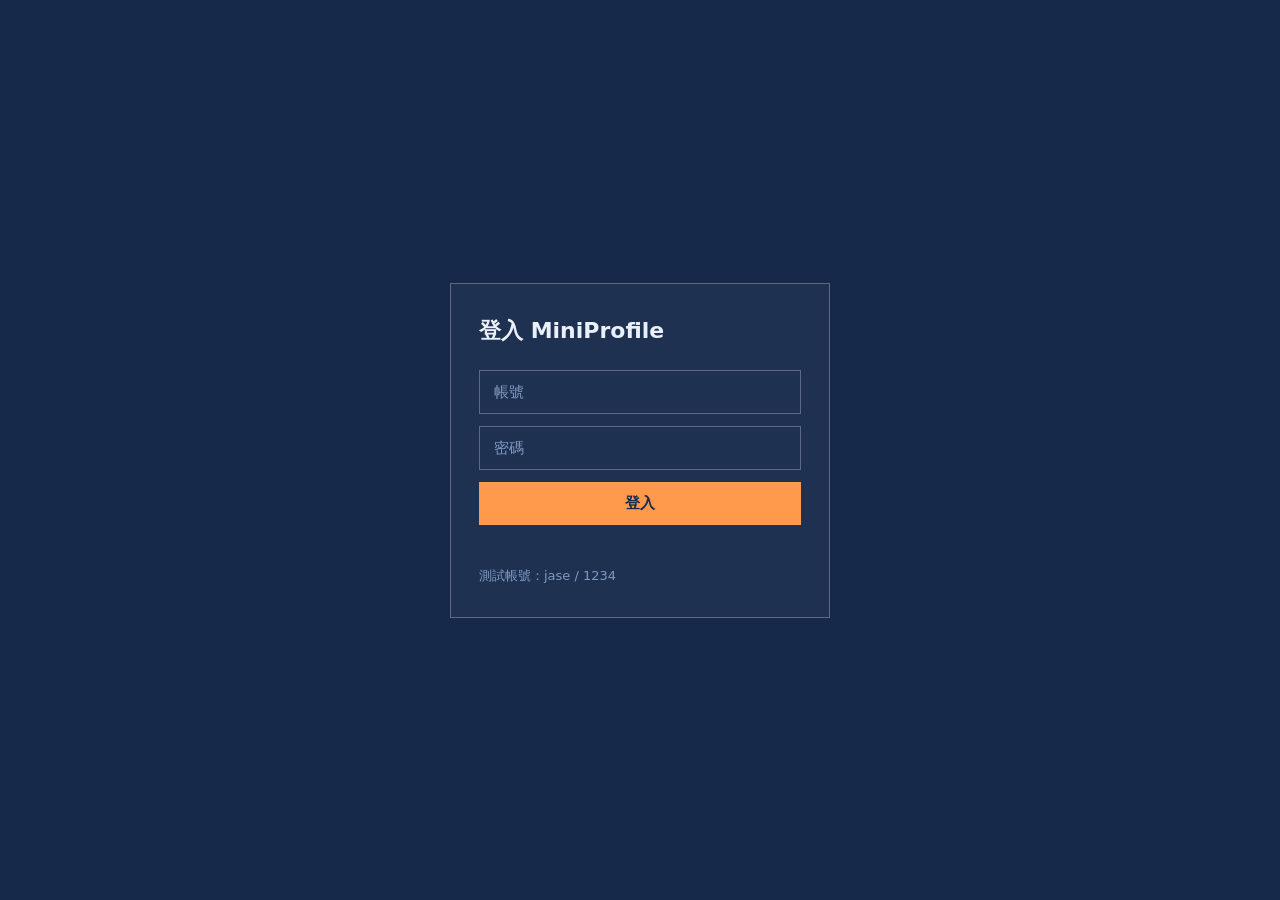
<file: demo/step-5-frontend-login/web/index.html>
<!doctype html>
<html lang="zh-Hant">
<head>
<meta charset="utf-8">
<meta name="viewport" content="width=device-width,initial-scale=1">
<title>登入 MiniProfile</title>
<link rel="stylesheet" href="style.css">
</head>
<body>
  <main class="box">
    <h1>登入 MiniProfile</h1>
    <form id="f">
      <input name="username" placeholder="帳號" autocomplete="username">
      <input name="password" type="password" placeholder="密碼" autocomplete="current-password">
      <button>登入</button>
    </form>
    <p id="msg" class="msg"></p>
    <p class="hint">測試帳號：jase / 1234</p>
  </main>
  <script src="login.js"></script>
</body>
</html>
</file>
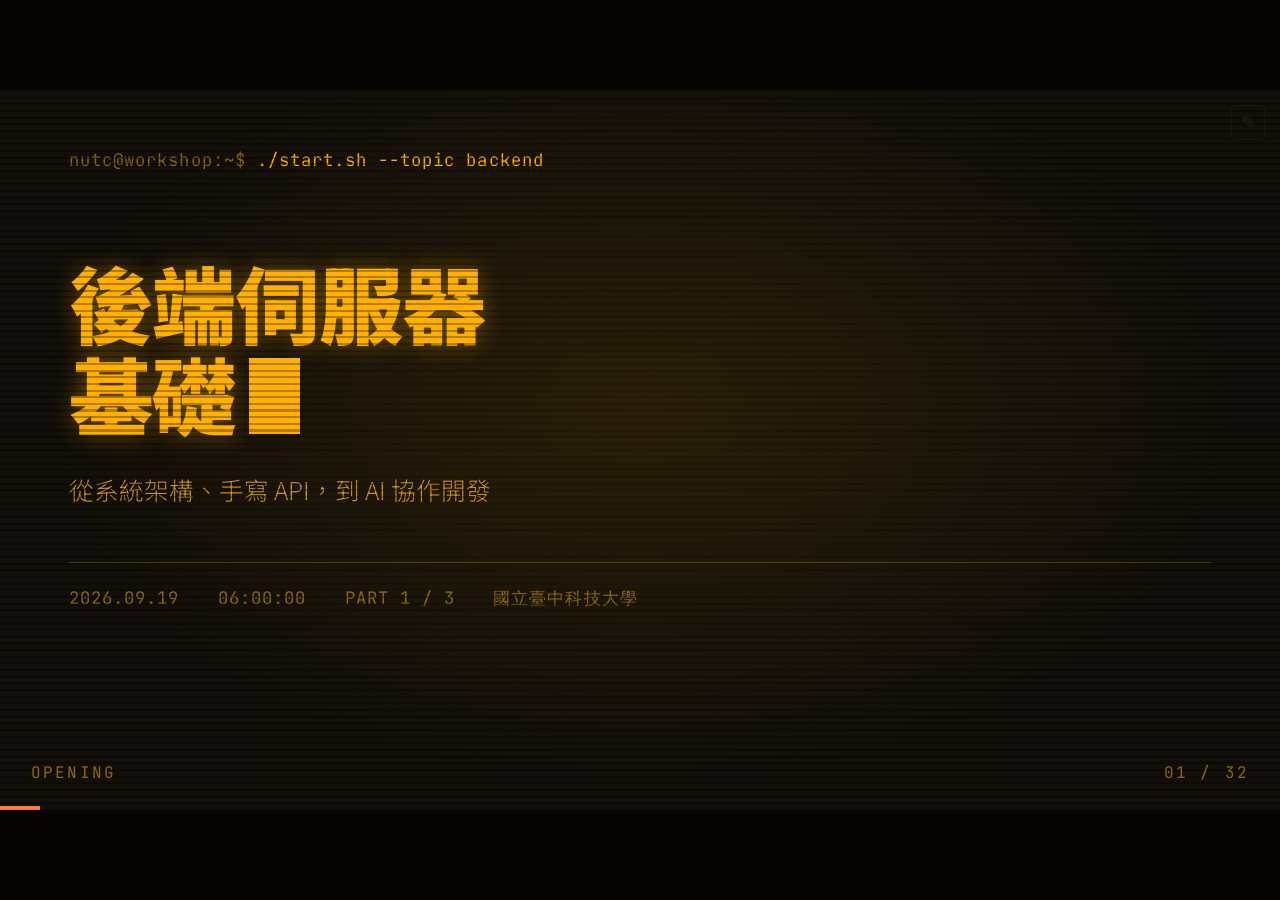
<file: slides/01-基礎.html>
<!doctype html>
<html lang="zh-Hant"><head>
<meta charset="utf-8">
<meta name="viewport" content="width=device-width,initial-scale=1">
<title>01 基礎｜後端伺服器基礎教學</title>
<link rel="preconnect" href="https://fonts.googleapis.com">
<link rel="preconnect" href="https://fonts.gstatic.com" crossorigin="">
<link href="https://fonts.googleapis.com/css2?family=JetBrains+Mono:wght@400;700&amp;family=Noto+Sans+TC:wght@300;400;500;700;900&amp;display=swap" rel="stylesheet">
<style>
/* ══════════ SHARED ══════════ 三份簡報共用：引擎、版面、元件級距 */
*{box-sizing:border-box;margin:0;padding:0}
html,body{height:100%;overflow:hidden}
body{background:var(--void);display:grid;place-items:center;font-family:var(--sans);-webkit-font-smoothing:antialiased}
#stage{width:min(100vw,177.78vh);aspect-ratio:16/9;container-type:inline-size;position:relative;overflow:hidden;background:var(--bg);color:var(--fg)}
#fx{position:absolute;inset:0;z-index:5;pointer-events:none}

.slide{position:absolute;inset:0;opacity:0;visibility:hidden;pointer-events:none;transition:opacity .34s cubic-bezier(.22,1,.36,1),visibility .34s}
.slide.on{opacity:1;visibility:visible;pointer-events:auto}
.pad{position:absolute;inset:0;padding:4.5cqw 5.4cqw 6.4cqw;display:flex;flex-direction:column}
.pad>*{min-width:0;max-width:100%;flex:0 0 auto}
.slide.on [data-r]{animation:rise .52s cubic-bezier(.16,1,.3,1) both;animation-delay:calc(var(--i,0)*65ms)}
@keyframes rise{from{opacity:0;transform:translateY(1.4cqw)}to{opacity:1;transform:none}}
@media (prefers-reduced-motion:reduce){.slide,.slide.on [data-r]{transition:none;animation:none}}

/* 底部 UI */
#bar{position:absolute;left:0;bottom:0;height:.34cqw;width:100%;background:var(--acc);transform-origin:0 50%;transform:scaleX(0);transition:transform .34s cubic-bezier(.22,1,.36,1);z-index:6}
#cnt,#tag{position:absolute;bottom:2.1cqw;font-family:var(--mono);font-size:1.25cqw;color:var(--fg3);letter-spacing:.14em;z-index:6}
#cnt{right:2.4cqw}#tag{left:2.4cqw}
.zone{position:absolute;top:0;bottom:0;width:14%;z-index:4;cursor:pointer}
.zone.l{left:0}.zone.r{right:0}

/* 覆蓋層 */
.ov{position:absolute;inset:0;z-index:20;background:color-mix(in srgb,var(--void) 94%,transparent);padding:5cqw 6cqw;overflow:auto;display:none;font-family:var(--mono)}
.ov.on{display:block}
.ov h5{font-size:1.4cqw;letter-spacing:.3em;color:var(--acc);margin-bottom:2.4cqw;text-transform:uppercase}
#toc ol{list-style:none;columns:2;column-gap:5cqw}
#toc li{font-size:1.4cqw;line-height:2.25;color:var(--fg2);cursor:pointer;display:flex;gap:1.4cqw;break-inside:avoid}
#toc li:hover{color:var(--fg)}
#toc li b{color:var(--fg4);font-weight:400;min-width:3.4cqw}
#toc li.cur{color:var(--acc)}
#note{position:absolute;left:0;right:0;bottom:0;z-index:18;background:var(--panel);border-top:.14cqw solid var(--line);padding:2.2cqw 3cqw;font-size:1.45cqw;line-height:1.85;color:var(--fg2);display:none;max-height:38%;overflow:auto;font-family:var(--sans)}
#note.on{display:block}
#note::before{content:"講者備註";display:block;font-family:var(--mono);font-size:1.05cqw;letter-spacing:.28em;color:var(--fg4);margin-bottom:1cqw}
#help dl{display:grid;grid-template-columns:auto 1fr;gap:1.2cqw 2.4cqw;font-size:1.4cqw;color:var(--fg2)}
#help dt{color:var(--fg);text-align:right}

/* ══ 元件語彙 ══ */
.eyebrow{font-size:1.35cqw;color:var(--fg3);letter-spacing:.06em;flex:none}
.eyebrow b{color:var(--fg);font-weight:400}
.rule{height:.12cqw;background:var(--line);margin:1.5cqw 0;flex:none}

.h1{font-size:6.6cqw;font-weight:900;line-height:1.08;letter-spacing:-.01em;text-shadow:var(--h1-shadow,none)}
.h2{font-size:4.2cqw;font-weight:900;line-height:1.14;letter-spacing:-.01em}
.h3{font-size:3.05cqw;font-weight:700;line-height:1.24}
.lead{font-size:1.92cqw;color:var(--fg2);font-weight:300;line-height:1.7;max-width:46ch}
.small{font-size:1.45cqw;color:var(--fg3);line-height:1.7}
.hot{color:var(--acc)}
.dim{color:var(--fg3)}
.cur{display:inline-block;width:.6em;height:.9em;background:var(--fg);vertical-align:-.06em;margin-left:.16em;animation:blink 1.1s steps(1,end) infinite}
@keyframes blink{50%{opacity:0}}
@media (prefers-reduced-motion:reduce){.cur{animation:none}}

.bullets{list-style:none;margin-top:2.1cqw;display:flex;flex-direction:column;gap:1.3cqw}
.bullets li{font-size:1.9cqw;line-height:1.5;padding-left:3cqw;position:relative;color:var(--fg)}
.bullets li::before{content:"▸";position:absolute;left:0;color:var(--acc);font-family:var(--mono)}
.bullets li span{display:block;font-size:1.48cqw;color:var(--fg3);margin-top:.4cqw;line-height:1.6;font-weight:300}
.bullets.tight li{font-size:1.75cqw}

.grid{display:grid;gap:1.8cqw;margin-top:2.2cqw}
.grid>*{min-width:0}
.g2{grid-template-columns:repeat(2,1fr)}
.g3{grid-template-columns:repeat(3,1fr)}
.g4{grid-template-columns:repeat(4,1fr)}
.card{border:var(--card-bd);background:var(--card-bg);border-radius:var(--radius);box-shadow:var(--shadow);padding:1.8cqw 1.7cqw;position:relative}
.card b{display:block;font-family:var(--label-font);font-size:1.08cqw;letter-spacing:var(--label-ls);color:var(--acc);margin-bottom:.8cqw;text-transform:uppercase}
.card strong{display:block;font-size:2.1cqw;font-weight:700;margin-bottom:.7cqw}
.card span{font-size:1.44cqw;color:var(--fg2);line-height:1.62;font-weight:300}

.code{font-family:var(--mono);font-size:1.44cqw;line-height:1.8;background:var(--code-bg);border:var(--card-bd);border-radius:var(--radius);padding:1.7cqw 2cqw;white-space:pre;overflow:hidden;color:var(--fg2);margin-top:1.9cqw}
.code .c{color:var(--fg4)}
.code .k{color:var(--acc)}
.code .s{color:var(--ok)}
.code .f{color:var(--fg);font-weight:700}
.code .hl{background:var(--acc-bg);display:inline-block;min-width:100%}
.code.sm{font-size:1.28cqw;line-height:1.72}
.code.xs{font-size:1.2cqw;line-height:1.66}

.callout{border-left:.34cqw solid var(--acc);background:var(--acc-bg);padding:1.35cqw 1.9cqw;margin-top:1.9cqw;font-size:1.65cqw;line-height:1.6}
.callout b{color:var(--acc)}
.callout.ok{border-color:var(--ok);background:var(--ok-bg)}
.callout.ok b{color:var(--ok)}

.flow{display:flex;align-items:stretch;gap:0;margin-top:2.2cqw}
.flow .st{flex:1;min-width:0;border:var(--card-bd);background:var(--card-bg);border-radius:var(--radius);padding:1.5cqw 1.2cqw;text-align:center}
.flow .ar{display:flex;align-items:center;padding:0 .9cqw;color:var(--acc);font-family:var(--mono);font-size:1.8cqw}
.flow .st b{display:block;font-family:var(--label-font);font-size:1.05cqw;color:var(--fg4);letter-spacing:.16em;margin-bottom:.8cqw}
.flow .st strong{display:block;font-size:1.72cqw;font-weight:700}
.flow .st span{display:block;font-size:1.25cqw;color:var(--fg3);margin-top:.5cqw;line-height:1.5;font-weight:300}

.tbl{width:100%;border-collapse:collapse;margin-top:2cqw;font-size:1.52cqw}
.tbl th{font-family:var(--label-font);font-size:1.12cqw;letter-spacing:.16em;color:var(--acc);text-transform:uppercase;text-align:left;padding:.9cqw 1.2cqw;border-bottom:.14cqw solid var(--line)}
.tbl td{padding:1cqw 1.2cqw;border-bottom:.14cqw solid var(--line2);color:var(--fg2);vertical-align:top;line-height:1.6}
.tbl td:first-child{color:var(--fg);font-weight:700}
.tbl tr:last-child td{border-bottom:none}

.tree{font-family:var(--mono);font-size:1.6cqw;line-height:1.92;color:var(--fg2);white-space:pre;margin-top:2cqw;overflow:hidden}
.tree b{color:var(--fg);font-weight:700}
.tree i{color:var(--fg4);font-style:normal}

.kbd{font-family:var(--mono);font-size:.82em;border:.12cqw solid var(--fg3);border-bottom-width:.28cqw;padding:.15em .5em;border-radius:.25em;color:var(--fg)}
.big{font-family:var(--mono);font-size:11cqw;font-weight:700;line-height:.86;color:var(--acc);letter-spacing:-.03em}
.mt{margin-top:auto}
.ctr{justify-content:center}
.chapter .pad{justify-content:center}
.chapter .big{margin-bottom:1.8cqw}
.chapter .h2{font-size:5.2cqw}
.chapter .lead{margin-top:1.8cqw;font-size:2.05cqw}
.cover .pad{justify-content:flex-end;padding-bottom:9cqw}
.cover .eyebrow{margin-bottom:auto}

/* ══ 圖片區塊（編輯模式插入） ══ */
.img{margin-top:1.6cqw;width:60%;position:relative}
.img img{display:block;width:100%;height:auto;border:var(--card-bd);box-shadow:var(--shadow);background:var(--card-bg)}
.img.c{margin-left:auto;margin-right:auto}
.img.r{margin-left:auto}
.img.free{position:absolute;margin:0;z-index:2}

/* ══ 編輯模式 ══ */
#ebtn{position:absolute;right:1.2cqw;top:1.2cqw;z-index:7;width:2.6cqw;height:2.6cqw;border:.1cqw solid var(--fg4);background:transparent;color:var(--fg3);font-size:1.4cqw;line-height:1;cursor:pointer;opacity:.18;transition:opacity .2s;border-radius:.3cqw;font-family:var(--sans)}
#ebtn:hover,body.editing #ebtn{opacity:1}
:fullscreen #ebtn{opacity:0}
body.editing{padding-bottom:4.6rem}
body.editing #stage{width:min(100vw,calc((100vh - 4.6rem)*1.7778))}
body.editing .zone{display:none}
body.editing .pad{cursor:text}
body.editing .pad:focus{outline:none}
body.editing .pad img{-webkit-user-drag:none;user-select:none}
body.editing .sel{outline:.18cqw dashed var(--acc);outline-offset:.35cqw}
body.editing .img.free{cursor:move}
body.editing #note{cursor:text}
body.editing #note:empty::after{content:"（點這裡輸入這一頁的講者備註）";color:var(--fg4)}
#etb{position:fixed;left:0;right:0;bottom:0;z-index:50;display:flex;flex-wrap:wrap;align-items:center;gap:.45rem 1rem;padding:.55rem 1rem;background:#14140f;color:#e8e6dc;font:13px/1.4 system-ui,"Noto Sans TC",sans-serif;border-top:1px solid #333;box-shadow:0 -4px 20px rgba(0,0,0,.35)}
#etb[hidden]{display:none}
#etb .g{display:flex;align-items:center;gap:.35rem}
#etb .g+.g{padding-left:1rem;border-left:1px solid #333}
#etb button,#etb .btn{font:inherit;padding:.35rem .7rem;border:1px solid #444;background:#222;color:#e8e6dc;border-radius:4px;cursor:pointer;white-space:nowrap;display:inline-block}
#etb button:hover,#etb .btn:hover{background:#333;border-color:#666}
#etb .primary{background:#ff9a4d;color:#14140f;border-color:#ff9a4d;font-weight:700}
#etb .primary:hover{background:#ffb070}
#etb .danger:hover{background:#5a1f1f;border-color:#a33}
#etb #epos{min-width:4.5rem;text-align:center;font-variant-numeric:tabular-nums;color:#aaa}
#etb .hint{flex-basis:100%;color:#8a887c;font-size:12px}
#bstrip{position:absolute;z-index:9;display:flex;gap:.15cqw;padding:0 0 .35cqw 0;transform:translate(-100%,-100%)}
#bstrip[hidden]{display:none}
#bstrip button{font:1.1cqw/1 system-ui,sans-serif;width:2.3cqw;height:2.3cqw;border:none;background:#14140f;color:#fff;cursor:pointer;border-radius:.25cqw;padding:0}
#bstrip button:hover{background:var(--acc);color:#14140f}
#bstrip button[data-act=free]{width:auto;padding:0 .6cqw}
#bstrip button.on{background:var(--acc);color:#14140f}
#bstrip:not(.img) .img-only{display:none}
#bhandle{position:absolute;z-index:9;width:1.5cqw;height:1.5cqw;background:var(--acc);border:.12cqw solid #14140f;cursor:nwse-resize;transform:translate(-50%,-50%);border-radius:.15cqw}
#bhandle[hidden]{display:none}
#dbanner,#toast{position:absolute;left:50%;transform:translateX(-50%);z-index:30;display:flex;gap:.6rem;align-items:center;background:#14140f;color:#fff;padding:.5rem .9rem;border-radius:6px;font:13px system-ui,"Noto Sans TC",sans-serif;box-shadow:0 4px 18px rgba(0,0,0,.4);max-width:90%}
#dbanner{top:1.2cqw}
#toast{bottom:4cqw;pointer-events:none}
#dbanner[hidden],#toast[hidden]{display:none}
#dbanner button{font:inherit;padding:.25rem .6rem;border:1px solid #555;background:#222;color:#fff;border-radius:4px;cursor:pointer}
#dbanner button:hover{background:#444}

/* ══════════ SKIN ══════════ 05 琥珀機房 / Amber Terminal */
:root{
  --bg:#120e09; --void:#070503;
  --fg:#ffb000; --fg2:#c9902a; --fg3:#8a6516; --fg4:#5d440f;
  --acc:#ff7a3d; --ok:#8fd14f;
  --line:#4a370d; --line2:#2e2208;
  --card-bd:.14cqw solid var(--line); --card-bg:rgba(255,176,0,.025);
  --code-bg:#0b0805; --acc-bg:rgba(255,122,61,.07); --ok-bg:rgba(143,209,79,.07);
  --panel:#1b1509; --radius:.3cqw; --shadow:none;
  --mono:"JetBrains Mono",ui-monospace,monospace;
  --sans:"Noto Sans TC","JetBrains Mono",sans-serif;
  --h1-shadow:0 0 1.8cqw rgba(255,176,0,.4);
  --label-font:var(--mono); --label-ls:.2em;
}
#fx::before{content:"";position:absolute;inset:0;background:repeating-linear-gradient(to bottom,rgba(0,0,0,.30) 0 .16cqw,transparent .16cqw .52cqw)}
#fx::after{content:"";position:absolute;inset:0;background:radial-gradient(ellipse at 50% 44%,rgba(255,176,0,.10),transparent 66%)}
.eyebrow{font-family:var(--mono)}
</style>
</head>
<body>
<div id="stage">
<div id="fx"></div>

<!-- ══════════ 開場 ══════════ -->
<section class="slide cover" data-tag="OPENING" data-note="自我介紹 30 秒就好。重點放在「今天結束時你會有一個真的能用網址打開的網站」，先給他們一個具體的終點。">
  <div class="pad">
    <div class="eyebrow" data-r="">nutc@workshop:~$ <b>./start.sh --topic backend</b></div>
    <h1 class="h1" data-r="">後端伺服器<br>基礎<span class="cur"></span></h1>
    <p class="lead" data-r="" style="margin-top: 2.4cqw;">從系統架構、手寫 API，到 AI 協作開發</p>
    <div class="eyebrow mt" data-r="" style="display: flex; gap: 3cqw; border-top: .14cqw solid var(--line); padding-top: 1.8cqw; margin-top: 4cqw;">
      <span>2026.09.19</span><span>06:00:00</span><span>PART 1 / 3</span><span>國立臺中科技大學</span>
    </div>
  </div>
</section>

<section class="slide" data-tag="OPENING" data-note="花 2 分鐘把整天走一遍。特別強調第 5 主題（AI）為什麼要放在第 3 主題（手寫）之後 —— 順序是刻意的。">
  <div class="pad">
    <div class="eyebrow" data-r="">nutc@workshop:~$ <b>cat roadmap.txt</b></div>
    <h2 class="h2" data-r="" style="margin-top: 2cqw;">今天的六小時</h2>
    <div class="grid g3" data-r="">
      <div class="card"><b>Part 1 · 100 min</b><strong>基礎</strong><span>01 資訊系統架構<br>02 用 Git 管理專案</span></div>
      <div class="card"><b>Part 2 · 130 min</b><strong>開發</strong><span>03 Python 寫後端<br>04 網際網路與發佈</span></div>
      <div class="card"><b>Part 3 · 110 min</b><strong>AI</strong><span>05 如何用 AI 開發<br>06 用 AI 進行測試</span></div>
    </div>
    
  </div>
</section>

<section class="slide" data-tag="OPENING" data-note="這頁是給他們的承諾，也是期待管理。說清楚「不會變成」的部分，避免有人以為六小時能學會全端。">
  <div class="pad">
    <div class="eyebrow" data-r="">nutc@workshop:~$ <b>man expectations</b></div>
    <h2 class="h2" data-r="" style="margin-top: 2cqw;">今天結束時</h2>
    <div class="grid g2" data-r="">
      <div>
        <ul class="bullets">
          <li>你會有一個能用網址打開的網站<span>登入頁 → 個人資料頁，跑在真的伺服器上</span></li>
          <li>你會知道「後端」到底在做什麼<span>而不只是一個聽過的名詞</span></li>
          <li>你能看懂一段 API 程式碼<span>並判斷 AI 給你的版本有沒有問題</span></li>
        </ul>
      </div>
      
    </div>
  </div>
</section>

<section class="slide" data-tag="OPENING" data-note="現場請大家打開終端機實際跑一次版本檢查。一定會有人沒裝好 —— 先讓他們跟旁邊的人一組，不要卡住全班。">
  <div class="pad">
    <div class="eyebrow" data-r="">nutc@workshop:~$ <b>./check-env.sh</b></div>
    <h2 class="h2" data-r="" style="margin-top: 2cqw;">開始前，先檢查</h2>
    <div class="code" data-r=""><span class="c"># macOS 用 python3 / pip3　·　Windows 用 python / pip</span>
<span class="f">python3</span> --version        <span class="c"># 需要 3.10 以上</span>
<span class="f">pip3</span> --version
<span class="f">git</span> --version
<span class="f">code</span> --version           <span class="c"># 找不到請看講義的安裝指引</span></div>
    <div class="grid g2" data-r="" style="margin-top: 2.4cqw;">
      <div class="callout ok" style="margin-top:0"><b>四行都有輸出</b> → 太好了，你可以開始了。</div>
      
    </div>
  </div>
</section>

<!-- ══════════ 主題 01 · 架構 ══════════ -->
<section class="slide chapter" data-tag="TOPIC 01" data-note="章節頁停留 3 秒就好。直接接下一頁的提問。">
  <div class="pad">
    <div class="big" data-r="">01</div>
    <h2 class="h2" data-r="">資訊系統架構</h2>
    <p class="lead" data-r="">一個網站或應用，到底由哪些角色組成？它們各自負責什麼、又是怎麼溝通的？</p>
    <div class="eyebrow mt" data-r="">PART 1 · 45 MIN</div>
  </div>
</section>

<section class="slide" data-tag="TOPIC 01" data-note="這題要真的點人回答，不要自問自答。通常會有人說「連到 Google 的伺服器」—— 很好，追問：那台伺服器裡面有什麼？這就自然帶到下一頁。">
  <div class="pad ctr">
    <div class="eyebrow" data-r="">nutc@workshop:~$ <b>echo $QUESTION</b></div>
    <h2 class="h2" data-r="" style="margin-top: 3cqw; font-size: 5.4cqw;">你在網址列按下 Enter，<br>到底發生了什麼事？</h2>
    <p class="lead" data-r="" style="margin-top: 3cqw;">從你的手指離開鍵盤，到畫面上出現內容 —— 這中間大約 0.3 秒，有十幾個角色接力跑完了一趟。今天的第一件事，就是把這趟旅程拆開來看。</p>
  </div>
</section>

<section class="slide" data-tag="TOPIC 01" data-note="三層式架構是整天的骨架，後面所有內容都掛在這張圖上。請他們把這三個詞抄下來。">
  <div class="pad">
    <div class="eyebrow" data-r="">nutc@workshop:~$ <b>tree --system --depth 1</b></div>
    <h3 class="h3" data-r="" style="margin-top: 1.6cqw;">一個網站的最小組成</h3>
    <div class="grid g3" data-r="">
      <div class="card"><b>Frontend</b><strong>前端</strong><span>使用者看得到、摸得到的那一層。負責畫面、互動、輸入。<br><br>跑在<span class="hot">使用者的瀏覽器</span>裡。</span></div>
      <div class="card"><b>Backend</b><strong>後端</strong><span>商業邏輯與權限的守門人。決定資料給不給、怎麼給。<br><br>跑在<span class="hot">你的伺服器</span>上。</span></div>
      <div class="card"><b>Database</b><strong>資料庫</strong><span>資料真正住的地方。關機、重開都不會消失。<br><br>通常跟後端<span class="hot">放在一起或旁邊</span>。</span></div>
    </div>
    
  </div>
</section>

<section class="slide" data-tag="TOPIC 01" data-note="前端這頁可以快一點，資管系學生大多碰過 HTML。重點是最後一行：前端的驗證擋不住壞人。">
  <div class="pad">
    <div class="eyebrow" data-r="">nutc@workshop:~$ <b>describe frontend</b></div>
    <h3 class="h3" data-r="" style="margin-top: 1.6cqw;">前端：使用者看得到的那一層</h3>
    <div class="grid g2" data-r="">
      <div>
        <ul class="bullets">
          <li>把資料變成畫面<span>HTML 結構、CSS 樣式、JavaScript 互動</span></li>
          <li>收集使用者的輸入<span>表單、按鈕、捲動</span></li>
          <li>向後端要資料<span>用 fetch() 發出請求，拿到 JSON 再渲染</span></li>
        </ul>
      </div>
      <div style="border-left:.14cqw solid var(--line);padding-left:2.6cqw">
        <div class="eyebrow" style="color:var(--fg4);margin-bottom:1.4cqw">關鍵認知</div>
        <p style="font-size:2cqw;line-height:1.7">前端的程式碼<span class="hot">全部都在使用者電腦上</span>，任何人按下 F12 都看得到、改得動。</p>
        <p class="small" style="margin-top:2cqw">所以「前端有做檢查」從來不等於「安全」。這是今天最重要的觀念之一。</p>
      </div>
    </div>
  </div>
</section>

<section class="slide" data-tag="TOPIC 01" data-note="這頁是主題 1 的核心。用「為什麼不能只有前端」來說明後端存在的理由，比條列職責有效得多。可以現場示範 F12 改前端的判斷式。">
  <div class="pad">
    <div class="eyebrow" data-r="">nutc@workshop:~$ <b>describe backend</b></div>
    <h3 class="h3" data-r="" style="margin-top: 1.6cqw;">後端：那為什麼不能只有前端？</h3>
    <div class="code" data-r=""><span class="c">// 如果登入判斷寫在前端……</span>
<span class="k">if</span> (password === <span class="s">"admin123"</span>) {
  showProfile();   <span class="c">// ← 任何人按 F12 就看到密碼了</span>
}                  <span class="c">// ← 甚至可以直接改成 if (true)</span></div>
    <div class="grid g3" data-r="" style="margin-top: 2.4cqw;">
      <div class="card"><b>守門</b><strong>驗證身分與權限</strong><span>你是誰？你能看哪些資料？</span></div>
      <div class="card"><b>邏輯</b><strong>執行商業規則</strong><span>扣庫存、算運費、發通知</span></div>
      <div class="card"><b>看守</b><strong>唯一能碰資料庫的人</strong><span>前端永遠不該直接連資料庫</span></div>
    </div>
    <div class="callout" data-r=""><b>一句話：</b>後端存在的理由，是因為前端跑在別人的電腦上，不能被信任。</div>
  </div>
</section>

<section class="slide" data-tag="TOPIC 01" data-note="用「關機測試」來解釋持久化：把程式關掉再打開，資料還在嗎？今天 demo 會先用記憶體假資料，最後換成 SQLite，剛好呼應這頁。">
  <div class="pad">
    <div class="eyebrow" data-r="">nutc@workshop:~$ <b>describe database</b></div>
    <h3 class="h3" data-r="" style="margin-top: 1.6cqw;">資料庫：資料真正住的地方</h3>
    <div class="grid g2" data-r="">
      <div>
        <ul class="bullets">
          <li>持久化 Persistence<span>程式關掉、機器重開，資料還在</span></li>
          <li>查詢 Query<span>從一百萬筆裡挑出符合條件的那幾筆，且要快</span></li>
          <li>一致性 Consistency<span>轉帳時不會出現「扣了但沒入帳」</span></li>
        </ul>
      </div>
      <div style="border-left:.14cqw solid var(--line);padding-left:2.6cqw">
        <div class="eyebrow" style="color:var(--fg4);margin-bottom:1.4cqw">今天會用到</div>
        <p style="font-size:2cqw;line-height:1.7"><span class="hot">SQLite</span> —— 一個檔案就是一個資料庫，不用另外裝伺服器。</p>
        <p class="small" style="margin-top:2cqw">上午我們會先用 Python 的 dict 當假資料，讓你看清楚「換成資料庫」那一步到底改了什麼。</p>
      </div>
    </div>
  </div>
</section>

<section class="slide" data-tag="TOPIC 01" data-note="HTTP 是三層之間唯一的語言。這頁開始進入協定細節，語速要放慢，尤其對高二學生。">
  <div class="pad">
    <div class="eyebrow" data-r="">nutc@workshop:~$ <b>protocol --between frontend backend</b></div>
    <h3 class="h3" data-r="" style="margin-top: 1.6cqw;">它們怎麼講話？HTTP</h3>
    <div class="flow" data-r="">
      <div class="st"><b>CLIENT</b><strong>前端</strong><span>我想要 /api/me 的資料，這是我的通行證</span></div>
      <div class="ar">──▶</div>
      <div class="st"><b>SERVER</b><strong>後端</strong><span>通行證有效，這是你的資料，狀態 200</span></div>
      <div class="ar">──▶<br></div>
      <div class="st"><b>CLIENT</b><strong>前端</strong><span>收到 JSON，渲染成畫面</span></div>
    </div>
    <div class="callout" data-r="" style="margin-top: 3.4cqw;"><b>API 是一問一答的。</b>後端不能主動跟前端說話 —— 它只能等，然後回答。這個限制會影響你之後所有的設計。</div>
  </div>
</section>

<section class="slide" data-tag="TOPIC 01" data-note="請他們打開 F12 → Network 分頁，隨便點一個網站，對照這張圖看真實的請求。親眼看到比講十遍有用。">
  <div class="pad">
    <div class="eyebrow" data-r="">nutc@workshop:~$ <b>curl -v https://api.example.com/api/me</b></div>
    <h3 class="h3" data-r="" style="margin-top: 1.6cqw;">一個 HTTP 請求長什麼樣</h3>
    <div class="code" data-r=""><span class="hl"><span class="k">POST</span> /api/login <span class="c">HTTP/1.1</span>          <span class="c">← 方法 + 路徑</span></span>
Host: api.example.com
Content-Type: application/json      <span class="c">← 我送的是 JSON</span>
Authorization: Bearer eyJhbGci...   <span class="c">← 通行證放這裡</span>

{<span class="s">"username"</span>: <span class="s">"jase"</span>, <span class="s">"password"</span>: <span class="s">"1234"</span>}   <span class="c">← Body，真正的資料</span></div>
    <div class="grid g4" data-r="" style="margin-top: 2.4cqw;">
      <div class="card"><b>GET</b><strong>拿資料</strong><span>不改變任何東西</span></div>
      <div class="card"><b>POST</b><strong>新增 / 送出</strong><span>登入、註冊、下訂單</span></div>
      <div class="card"><b>PUT</b><strong>更新</strong><span>修改既有資料</span></div>
      <div class="card"><b>DELETE</b><strong>刪除</strong><span>移除資料</span></div>
    </div>
  </div>
</section>

<section class="slide" data-tag="TOPIC 01" data-note="狀態碼要他們記住開頭數字的意義就好，不用背表。強調 4xx 是「你錯了」、5xx 是「我錯了」—— 這在除錯時是第一個判斷點。">
  <div class="pad">
    <div class="eyebrow" data-r="">nutc@workshop:~$ <b>http --status-codes</b></div>
    <h3 class="h3" data-r="" style="margin-top: 1.6cqw;">回應與狀態碼</h3>
    <table class="tbl" data-r="">
      <tbody><tr><th>開頭</th><th>意思</th><th>你會遇到的</th><th>除錯方向</th></tr>
      <tr><td>2xx</td><td>成功</td><td>200 OK · 201 Created</td><td>沒事，繼續</td></tr>
      <tr><td>3xx</td><td>轉址</td><td>301 搬家了 · 304 沒變過</td><td>通常不用管</td></tr>
      <tr><td>4xx</td><td><span class="hot">你（前端）錯了</span></td><td>400 格式錯 · 401 沒登入 · 403 沒權限 · 404 找不到</td><td>檢查你送出的請求</td></tr>
      <tr><td>5xx</td><td><span class="hot">我（後端）錯了</span></td><td>500 程式爆炸 · 502 上游掛了</td><td>去看伺服器的錯誤日誌</td></tr>
    </tbody></table>
    
  </div>
</section>

<section class="slide" data-tag="TOPIC 01" data-note="這頁資訊量大，不要每個都講。說明「這些不是你現在要學的，是要你知道它們存在、叫什麼名字」—— 以後看到求職條件才不會慌。">
  <div class="pad">
    <div class="eyebrow" data-r="">nutc@workshop:~$ <b>ls /infrastructure</b></div>
    <h3 class="h3" data-r="" style="margin-top: 1.6cqw;">後端周圍還住著誰</h3>
    <div class="grid g4" data-r="" style="gap: 1.3cqw; margin-top: 1.8cqw;">
      <div class="card"><b>入口</b><strong>反向代理</strong><span>Nginx · Caddy<br>對外的唯一大門</span></div>
      <div class="card"><b>入口</b><strong>API Gateway</strong><span>限流、認證、路由分派</span></div>
      <div class="card"><b>加速</b><strong>快取</strong><span>Redis<br>把熱門答案先記起來</span></div>
      <div class="card"><b>加速</b><strong>CDN</strong><span>圖片、CSS 就近供應</span></div>
      <div class="card"><b>解耦</b><strong>訊息佇列</strong><span>RabbitMQ · Kafka<br>慢的事情排隊做</span></div>
      <div class="card"><b>擴張</b><strong>負載平衡</strong><span>一台不夠，就分給十台</span></div>
      <div class="card"><b>定位</b><strong>DNS</strong><span>把網域名稱翻成 IP</span></div>
      <div class="card"><b>安全</b><strong>TLS 憑證</strong><span>網址列那個鎖頭</span></div>
    </div>
    <div class="callout" data-r="" style="margin-top: 1.1cqw; font-size: 1.5cqw;"><b>今天不會全部做過一次。</b>認得名字、知道它解決什麼問題就夠了。</div>
  </div>
</section>

<section class="slide" data-tag="TOPIC 01" data-note="反向代理是最常被問「那是什麼」的名詞。用「公司總機」的比喻：外面的人只知道總機號碼，總機決定轉給誰。">
  <div class="pad">
    <div class="eyebrow" data-r="">nutc@workshop:~$ <b>describe reverse-proxy</b></div>
    <h3 class="h3" data-r="" style="margin-top: 1.6cqw;">反向代理：所有人的第一站</h3>
    <div class="tree" data-r="">瀏覽器 ──▶ <b>Nginx</b> ─┬─▶ <b>後端 A</b>  <i>／api/*   處理 API</i>
              <i>:443</i>   ├─▶ <b>後端 B</b>  <i>／admin/* 後台服務</i>
                     └─▶ <b>靜態檔</b>  <i>／*       HTML、圖片</i></div>
    <ul class="bullets" data-r="" style="margin-top: 3cqw;">
      <li>對外只開一個門<span>後面有幾台機器、跑什麼語言，外面完全不知道</span></li>
      <li>HTTPS 在這裡處理<span>憑證裝一次就好，後面的服務可以繼續講 HTTP</span></li>
      <li>擋掉明顯的壞請求<span>流量太大時先在這一層限流</span></li>
    </ul>
  </div>
</section>

<section class="slide" data-tag="TOPIC 01" data-note="快取的核心是「重複的問題不要重複算」。舉例：首頁熱門排行，一萬個人看到的內容一樣，卻查了一萬次資料庫。">
  <div class="pad">
    <div class="eyebrow" data-r="">nutc@workshop:~$ <b>describe cache</b></div>
    <h3 class="h3" data-r="" style="margin-top: 1.6cqw;">快取：重複的問題不要重複算</h3>
    <div class="grid g2" data-r="">
      <div class="card"><b>沒有快取</b><strong>每次都算一遍</strong><span>10,000 人看首頁熱門排行<br>→ 資料庫被查 10,000 次<br>→ 每次 200 ms<br><br><span class="hot">資料庫先陣亡</span></span></div>
      <div class="card"><b>有快取</b><strong>算一次，存 60 秒</strong><span>第 1 人：查資料庫，存進 Redis<br>第 2–10,000 人：直接讀 Redis<br>→ 每次 2 ms<br><br><span class="hot">快 100 倍</span></span></div>
    </div>
    <div class="callout" data-r=""><b>代價是「資料可能有點舊」。</b>熱門排行慢 60 秒沒關係，銀行餘額就不行 —— 什麼能快取，是設計決策。</div>
  </div>
</section>

<section class="slide" data-tag="TOPIC 01" data-note="這是主題 1 的總結圖，把前面所有名詞串成一條線。慢慢走一次，每一站問「這裡如果掛了會怎樣」。">
  <div class="pad">
    <div class="eyebrow" data-r="">nutc@workshop:~$ <b>trace --full "https://myapp.com/profile"</b></div>
    <h3 class="h3" data-r="" style="margin-top: 1.4cqw;">一個請求的完整旅程</h3>
    <div class="tree" data-r="" style="font-size: 1.72cqw; line-height: 2.15; margin-top: 2cqw;"><b>01</b> 瀏覽器  <i>檢查快取，沒有 → 準備發出請求</i>
<b>02</b> DNS     <i>myapp.com 是誰？ → 203.0.113.45</i>
<b>03</b> TCP+TLS <i>跟那個 IP 建立連線並交換憑證，鎖頭出現</i>
<b>04</b> CDN     <i>圖片、CSS 就近給你，不勞煩主機</i>
<b>05</b> Nginx   <i>看路徑 /profile → 轉給後端服務</i>
<b>06</b> 後端    <i>驗證 token → 你是 jase，有權限</i>
<b>07</b> 快取    <i>Redis 有這筆資料嗎？沒有 → 往下</i>
<b>08</b> 資料庫  <i>SELECT * FROM users WHERE id=7</i>
<b>09</b> 後端    <i>組成 JSON，回傳 200，順便寫進快取</i>
<b>10</b> 瀏覽器  <i>收到 JSON → 渲染成畫面 → 你看到了</i></div>
    <div class="callout" data-r="" style="margin-top: 2cqw;"><b>全部發生在約 0.3 秒內。</b>今天你會親手做出第 06 到第 09 步。</div>
  </div>
</section>

<section class="slide" data-tag="TOPIC 01" data-note="小結頁。可以在這裡開放 2 分鐘提問，再進入 Git。">
  <div class="pad">
    <div class="eyebrow" data-r="">nutc@workshop:~$ <b>summary --topic 01</b></div>
    <h3 class="h3" data-r="" style="margin-top: 1.6cqw;">主題 01 帶走三件事</h3>
    <div class="grid g3" data-r="">
      <div class="card"><b>01</b><strong>三層式架構</strong><span>前端管畫面、後端管邏輯與權限、資料庫管保存。今天做的每一行程式碼都會落在其中一層。</span></div>
      <div class="card"><b>02</b><strong>前端不可信任</strong><span>它跑在別人的電腦上。所有真正的檢查都必須在後端再做一次。</span></div>
      <div class="card"><b>03</b><strong>HTTP 是一問一答</strong><span>請求有方法、路徑、標頭、Body；回應有狀態碼。除錯先看狀態碼。</span></div>
    </div>
    <div class="callout ok" data-r=""><b>接下來 45 分鐘：</b>在寫任何程式碼之前，先學會怎麼不把自己的專案搞丟。</div>
  </div>
</section>

<!-- ══════════ 主題 02 · Git ══════════ -->
<section class="slide chapter" data-tag="TOPIC 02" data-note="換節奏。前一節是概念，這一節開始動手。">
  <div class="pad">
    <div class="big" data-r="">02</div>
    <h2 class="h2" data-r="">用 Git 管理專案</h2>
    <p class="lead" data-r="">不是教完整的 Git，是教「一個人做專案時，最低限度但正確」的 Git。</p>
    <div class="eyebrow mt" data-r="">PART 1 · 45 MIN</div>
  </div>
</section>

<section class="slide" data-tag="TOPIC 02" data-note="這頁一定要問：有誰的檔案長這樣？全班都會笑，然後舉手。笑完之後問真正的問題 ——「哪一個是最新的？」通常沒人答得出來。">
  <div class="pad ctr">
    <div class="eyebrow" data-r="">nutc@workshop:~$ <b>ls ~/Desktop/期末專題/</b></div>
    <div class="code" data-r="" style="font-size: 1.9cqw; line-height: 2.1;">報告.docx
報告_修改版.docx
報告_修改版2.docx
報告_最終版.docx
報告_最終版_真的最後.docx
報告_最終版_真的最後_老師改過.docx
<span class="hl">報告_最終版_真的最後_老師改過_2.docx</span></div>
    <h3 class="h3" data-r="" style="margin-top: 3cqw;">問題來了：<span class="hot">哪一個是最新的？</span></h3>
    <p class="lead" data-r="" style="margin-top: 1.6cqw;">而且，如果你想知道「上週三那版的第三章寫了什麼」，現在還找得回來嗎？</p>
  </div>
</section>

<section class="slide" data-tag="TOPIC 02" data-note="把版本控制的價值講成三件具體的事，不要講抽象的「協作」。第三點對一個人做專案的學生最有感。">
  <div class="pad">
    <div class="eyebrow" data-r="">nutc@workshop:~$ <b>why git</b></div>
    <h3 class="h3" data-r="" style="margin-top: 1.6cqw;">版本控制到底解決什麼</h3>
    <div class="grid g3" data-r="">
      <div class="card"><b>紀錄</b><strong>每一次改動都留底</strong><span>誰、什麼時候、改了哪幾行、為什麼改。而且只留一份檔案。</span></div>
      <div class="card"><b>回溯</b><strong>隨時回到任何一天</strong><span>「昨天還好好的」不再是絕望的一句話，而是一個指令。</span></div>
      <div class="card"><b>分身</b><strong>安全地亂搞</strong><span>開一條分支試新功能，搞砸了就丟掉，主線完全不受影響。</span></div>
    </div>
    <div class="callout" data-r=""><b>對一個人做專案的你，最有用的是第三點。</b>有了分支，你才敢大膽改。</div>
  </div>
</section>

<section class="slide" data-tag="TOPIC 02" data-note="三個區域是 Git 最容易混淆的地方。用「拍照」的比喻：工作目錄是現場，暫存區是取景框（決定這張照片要拍什麼），儲存庫是已經沖洗出來的相片。">
  <div class="pad">
    <div class="eyebrow" data-r="">nutc@workshop:~$ <b>git --explain-areas</b></div>
    <h3 class="h3" data-r="" style="margin-top: 1.6cqw;">Git 的三個區域</h3>
    <div class="flow" data-r="">
      <div class="st"><b>WORKING DIR</b><strong>工作目錄</strong><span>你正在編輯的檔案<br><br><span class="dim">= 現場</span></span></div>
      <div class="ar">git add ▶</div>
      <div class="st"><b>STAGING</b><strong>暫存區</strong><span>你決定這次要記錄的改動<br><br><span class="dim">= 取景框</span></span></div>
      <div class="ar">git commit ▶</div>
      <div class="st"><b>REPOSITORY</b><strong>儲存庫</strong><span>永久保存的歷史紀錄<br><br><span class="dim">= 沖洗好的相片</span></span></div>
    </div>
    <div class="callout" data-r="" style="margin-top: 3.4cqw;"><b>為什麼要有中間那層？</b>因為你可能一次改了五個檔案，但其中只有三個屬於同一件事。暫存區讓你把它們分成兩次 commit。</div>
  </div>
</section>

<section class="slide" data-tag="TOPIC 02" data-note="四個動作就夠應付今天。請他們把這頁拍照存起來。強調 pull 要在 push 之前做（雖然今天一個人做不會遇到衝突）。">
  <div class="pad">
    <div class="eyebrow" data-r="">nutc@workshop:~$ <b>git --core-commands</b></div>
    <h3 class="h3" data-r="" style="margin-top: 1.6cqw;">核心四動作，先會這些就好</h3>
    <table class="tbl" data-r="">
      <tbody><tr><th>指令</th><th>做什麼</th><th>白話</th></tr>
      <tr><td>git add .</td><td>把改動放進暫存區</td><td>「這些我要記錄下來」</td></tr>
      <tr><td>git commit -m "訊息"</td><td>寫進本機的歷史</td><td>「存檔，並寫一句說明」</td></tr>
      <tr><td>git push</td><td>推上遠端（GitHub）</td><td>「上傳到雲端備份」</td></tr>
      <tr><td>git pull</td><td>拉下遠端的更新</td><td>「同步別人的進度」</td></tr>
    </tbody></table>
    <div class="callout" data-r=""><b>還有一個你會用到一百次的：</b><span class="hot">git status</span> —— 不確定現在是什麼狀態時就打它，它連下一步該做什麼都會提示你。</div>
  </div>
</section>

<section class="slide" data-tag="TOPIC 02" data-note="現場跟做。這裡會卡住的通常是沒設定 user.name/email，所以放在最前面。">
  <div class="pad">
    <div class="eyebrow" data-r="">nutc@workshop:~$ <b>git config --setup</b></div>
    <h3 class="h3" data-r="" style="margin-top: 1.4cqw;">第一次使用：設定你是誰</h3>
    <div class="code" data-r=""><span class="c"># 整台電腦只要設定一次，之後每個專案都會用這個身分</span>
<span class="f">git</span> config --global user.name <span class="s">"Your Name"</span>
<span class="f">git</span> config --global user.email <span class="s">"you@example.com"</span>

<span class="c"># 順便把預設分支名稱設成 main（現在的慣例）</span>
<span class="f">git</span> config --global init.defaultBranch main

<span class="c"># 確認一下（應該印出你剛剛設定的值）</span>
<span class="f">git</span> config user.name
<span class="f">git</span> config user.email</div>
    <div class="callout" data-r=""><b>email 建議用你 GitHub 註冊的那個。</b>否則 GitHub 不會把 commit 算在你的貢獻紀錄上。</div>
  </div>
</section>

<section class="slide" data-tag="TOPIC 02" data-note="讓全班一起做完這七行。做完請他們舉手，確認全班都有第一個 commit 再往下。這是今天第一個實作檢查點。">
  <div class="pad">
    <div class="eyebrow" data-r="">nutc@workshop:~$ <b>./exercise-01.sh</b> <span class="hot">← 一起做</span></div>
    <h3 class="h3" data-r="" style="margin-top: 1.4cqw;">實作：你的第一個 commit</h3>
    <div class="code sm" data-r=""><span class="c"># 1. 建立專案資料夾並進入</span>
<span class="f">mkdir</span> miniprofile
<span class="f">cd</span> miniprofile

<span class="c"># 2. 讓 Git 開始管理這個資料夾</span>
<span class="f">git</span> init

<span class="c"># 3. 隨便建立一個檔案</span>
<span class="f">echo</span> <span class="s">"# MiniProfile"</span> &gt; README.md

<span class="c"># 4. 看看 Git 現在怎麼想（重要！）</span>
<span class="f">git</span> status

<span class="c"># 5. 加入暫存區 → 存檔</span>
<span class="f">git</span> add .
<span class="f">git</span> commit -m <span class="s">"初始化專案"</span></div>
    
  </div>
</section>

<section class="slide" data-tag="TOPIC 02" data-note="commit message 是最容易被忽略、但半年後最感謝自己的地方。強調寫「為什麼」比寫「改了什麼」有價值 —— 改了什麼看 diff 就知道了。">
  <div class="pad">
    <div class="eyebrow" data-r="">nutc@workshop:~$ <b>git log --quality</b></div>
    <h3 class="h3" data-r="" style="margin-top: 1.6cqw;">commit message 怎麼寫</h3>
    <div class="grid g2" data-r="">
      <div class="card"><b>❌ 半年後的你看不懂</b><strong>沒用的訊息</strong><span style="font-family:var(--mono);line-height:2">update<br>fix<br>改好了<br>aaa<br>最終版<br>.</span></div>
      <div class="card"><b>✓ 半年後的你會感謝</b><strong>有用的訊息</strong><span style="font-family:var(--mono);line-height:2">新增登入 API<br>修正 token 過期未檢查的問題<br>把假資料換成 SQLite<br>調整 CORS 允許來源</span></div>
    </div>
    <div class="callout" data-r=""><b>訣竅：</b>寫「為什麼改」，不要寫「改了什麼」。改了什麼看 <span class="hot">git diff</span> 就知道了，為什麼改只有你知道。</div>
  </div>
</section>

<section class="slide" data-tag="TOPIC 02" data-note="分支的比喻：電動遊戲的存檔點。開分支 = 在存檔點複製一份去冒險，死了不影響本尊。">
  <div class="pad">
    <div class="eyebrow" data-r="">nutc@workshop:~$ <b>git branch --explain</b></div>
    <h3 class="h3" data-r="" style="margin-top: 1.4cqw;">分支：安全地亂搞</h3>
    <div class="tree" data-r="" style="font-size: 1.8cqw;">main     ●───●───●───────────●  <i>← 隨時都能跑的穩定版</i>
                  ╲         ╱
login-api          ●───●───●     <i>← 在這裡大膽實驗</i>
                  <i>開分支</i>   <i>合併回去</i></div>
    <div class="code sm" data-r=""><span class="f">git</span> switch -c login-api    <span class="c"># 開一條新分支並跳過去</span>
<span class="c"># ……在這裡改東改西，commit 好幾次……</span>
<span class="f">git</span> switch main            <span class="c"># 跳回主線</span>
<span class="f">git</span> merge login-api        <span class="c"># 把成果合併進來</span>
<span class="f">git</span> branch -d login-api    <span class="c"># 收工，刪掉分支</span></div>
    <div class="callout" data-r=""><b>什麼時候該開分支？</b>當你要做的事「可能會做壞」或「做到一半」時。今天下午加功能就用這個方式。</div>
  </div>
</section>

<section class="slide" data-tag="TOPIC 02" data-note="衝突不用講太深，但要先打預防針，否則他們第一次遇到會嚇到。重點：衝突是 Git 在問你要哪一版，不是報錯。">
  <div class="pad">
    <div class="eyebrow" data-r="">nutc@workshop:~$ <b>git merge --conflict</b></div>
    <h3 class="h3" data-r="" style="margin-top: 1.4cqw;">衝突：兩個人改了同一行</h3>
    <div class="code sm" data-r=""><span class="c">&lt;&lt;&lt;&lt;&lt;&lt;&lt; HEAD              ← 這是你的版本</span>
<span class="f">PORT</span> = <span class="s">8000</span>
<span class="c">=======                      ← 分隔線</span>
<span class="f">PORT</span> = <span class="s">3000</span>
<span class="c">&gt;&gt;&gt;&gt;&gt;&gt;&gt; login-api         ← 這是分支的版本</span></div>
    <ul class="bullets tight" data-r="" style="margin-top: 1.8cqw;">
      <li>這不是錯誤訊息<span>Git 只是在問你：這一行要留哪個？它不敢替你決定</span></li>
      <li>做法：留下你要的內容，連同那三行標記一起刪掉</li>
      <li>然後 <span class="hot">git add</span> → <span class="hot">git commit</span>，衝突就解決了</li>
    </ul>
    <div class="callout" data-r=""><b>VS Code 會幫你標色</b>並提供選擇按鈕，不必手動刪。</div>
  </div>
</section>

<section class="slide" data-tag="TOPIC 02" data-note="切到 VS Code 實際操作一次。重點是讓他們知道「不背指令也能做」，降低門檻 —— 但前面的指令還是要懂，因為出事時只有終端機救得了你。">
  <div class="pad">
    <div class="eyebrow" data-r="">nutc@workshop:~$ <b>code . --show-scm</b></div>
    <h3 class="h3" data-r="" style="margin-top: 1.6cqw;">在 VS Code 裡做完全部的事</h3>
    <div class="grid g2" data-r="">
      <div>
        <ul class="bullets">
          <li>左側第三個圖示：原始檔控制<span>快捷鍵 Ctrl/Cmd + Shift + G</span></li>
          <li>檔案旁的 <span class="hot">+</span> 號 = git add<span>把這個檔案放進暫存區</span></li>
          <li>上方輸入框打訊息 → 打勾 = git commit<span>訊息不能空白，它會擋你</span></li>
          <li>底部狀態列的雲朵圖示 = push / pull<span>數字代表落後或超前幾個 commit</span></li>
        </ul>
      </div>
      <div style="border-left:.14cqw solid var(--line);padding-left:2.6cqw">
        <div class="eyebrow" style="color:var(--fg4);margin-bottom:1.4cqw">但還是要懂指令</div>
        <p style="font-size:1.95cqw;line-height:1.7">圖形介面在<span class="hot">順利的時候</span>很好用。</p>
        <p style="font-size:1.95cqw;line-height:1.7;margin-top:1.4cqw">出事的時候，網路上所有的解法都是<span class="hot">指令</span>。</p>
      </div>
    </div>
  </div>
</section>

<section class="slide" data-tag="TOPIC 02" data-note="Git Graph 是這節的高潮。裝好之後點開，讓他們看到自己剛剛做的 commit 變成一個圖。視覺化會讓「分支」這個抽象概念突然變具體。">
  <div class="pad">
    <div class="eyebrow" data-r="">nutc@workshop:~$ <b>code --install-extension mhutchie.git-graph</b></div>
    <h3 class="h3" data-r="" style="margin-top: 1.4cqw;">Git Graph：把歷史變成一張圖</h3>
    <div class="grid g2" data-r="">
      <div>
        <div class="eyebrow" style="color:var(--fg4);margin-bottom:1.2cqw">安裝</div>
        <ul class="bullets tight" style="margin-top:0">
          <li>Extensions 面板搜尋 <span class="hot">Git Graph</span><span>作者 mhutchie，下載數最多的那個</span></li>
          <li>安裝後在底部狀態列點 <span class="hot">Git Graph</span><span>或 Ctrl/Cmd+Shift+P 打 Git Graph</span></li>
        </ul>
      </div>
      <div>
        <div class="eyebrow" style="color:var(--fg4);margin-bottom:1.2cqw">你會看懂什麼</div>
        <ul class="bullets tight" style="margin-top:0">
          <li>每個圓點 = 一個 commit<span>點下去看那次改了哪幾行</span></li>
          <li>每條線 = 一條分支<span>分岔就是開分支，匯流就是 merge</span></li>
          <li>彩色標籤 = 分支名 / 遠端位置<span>一眼看出本機跟 GitHub 差多少</span></li>
        </ul>
      </div>
    </div>
    <div class="callout ok" data-r=""><b>現在打開它，看你自己剛剛那個 commit。</b>只有一個點 —— 但那是你專案歷史的第一格。</div>
  </div>
</section>

<section class="slide" data-tag="TOPIC 02" data-note="第二個實作檢查點。做完後在 Git Graph 上會看到一個明顯的分岔再合併的形狀，那個「看到」就是這節的目標。時間不夠可以只做到 merge。">
  <div class="pad">
    <div class="eyebrow" data-r="">nutc@workshop:~$ <b>./exercise-02.sh</b> <span class="hot">← 一起做</span></div>
    <h3 class="h3" data-r="" style="margin-top: 1.4cqw;">實作：做出一個看得見的分岔</h3>
    <div class="code" data-r=""><span class="c"># 1. 開一條分支</span>
<span class="f">git</span> switch -c add-index

<span class="c"># 2. 新增一個檔案並 commit</span>
<span class="f">echo</span> <span class="s">"&lt;h1&gt;Hello&lt;/h1&gt;"</span> &gt; index.html
<span class="f">git</span> add .
<span class="f">git</span> commit -m <span class="s">"新增首頁骨架"</span>

<span class="c"># 3. 回到主線並合併</span>
<span class="f">git</span> switch main
<span class="f">git</span> merge add-index

<span class="c"># 4. 打開 Git Graph 看形狀 ← 這才是重點</span></div>
    <div class="callout" data-r=""><b>進階挑戰（給行有餘力的同學）：</b>在 main 和分支上各改同一行，製造一次衝突，然後把它解掉。</div>
  </div>
</section>

<section class="slide" data-tag="BREAK" data-note="休息 10 分鐘。宣布時務必講清楚「幾點幾分回來」，不要只說休息十分鐘。回來後直接進入今天最重的一段。">
  <div class="pad ctr">
    <div class="eyebrow" data-r="">nutc@workshop:~$ <b>summary --part 1 &amp;&amp; sleep 600</b></div>
    <h2 class="h2" data-r="" style="margin-top: 2.4cqw;">Part 1 完成</h2>
    <div class="grid g2" data-r="" style="margin-top: 3cqw;">
      <div class="card"><b>Topic 01</b><strong>你現在有一張地圖</strong><span>知道前端、後端、資料庫各自在做什麼，以及一個請求怎麼跑完全程。</span></div>
      <div class="card"><b>Topic 02</b><strong>你現在有一張安全網</strong><span>專案已經被 Git 管理，接下來不管怎麼改，都回得去。</span></div>
    </div>
    <div class="callout ok" data-r="" style="margin-top: 3cqw;"><b>中午休息。</b>回來之後，我們用 90 分鐘親手把地圖中間那塊 —— 後端 —— 蓋出來。</div>
  </div>
</section>

<!-- ══════════ UI ══════════ -->
<!-- ══════════ UI ══════════ -->
<div class="zone l" id="zl"></div>
<div class="zone r" id="zr"></div>
<div id="tag"></div>
<div id="cnt"></div>
<div id="bar"></div>
<div class="ov" id="toc"><h5>目錄 — 點擊跳頁</h5></div>
<div class="ov" id="help"><h5>鍵盤操作</h5>
  <dl>
    <dt>→ / ↓ / Space</dt><dd>下一頁</dd>
    <dt>← / ↑</dt><dd>上一頁</dd>
    <dt>Home / End</dt><dd>第一頁 / 最後一頁</dd>
    <dt>O</dt><dd>目錄（可點擊跳頁）</dd>
    <dt>N</dt><dd>講者備註</dd>
    <dt>F</dt><dd>全螢幕</dd>
    <dt>E</dt><dd>編輯模式：直接改文字、插入圖片、調整區塊與頁面順序，改完匯出 HTML</dd>
    <dt>?</dt><dd>這張說明</dd>
    <dt>Esc</dt><dd>關閉覆蓋層</dd>
  </dl>
</div>
<div id="note"></div>
<button id="ebtn" type="button" title="編輯模式（E）">✎</button>
<div id="bstrip" hidden="">
  <button type="button" data-act="parent" title="選取外層區塊">↖</button>
  <button type="button" data-act="up" title="往上移">↑</button>
  <button type="button" data-act="down" title="往下移">↓</button>
  <button type="button" data-act="alignL" class="img-only" title="靠左">◧</button>
  <button type="button" data-act="alignC" class="img-only" title="置中">▣</button>
  <button type="button" data-act="alignR" class="img-only" title="靠右">◨</button>
  <button type="button" data-act="free" class="img-only" title="自由放置：可拖曳到投影片任何位置；再按一次回到排版流">自由</button>
  <button type="button" data-act="del" title="刪除這個區塊">✕</button>
</div>
<div id="bhandle" hidden="" title="拖曳縮放"></div>
<div id="dbanner" hidden=""><span>偵測到上次未匯出的編輯</span><button type="button" id="drestore">還原</button><button type="button" id="ddiscard">捨棄</button></div>
<div id="toast" hidden=""></div>
</div>
<div id="etb" hidden="">
  <div class="g">
    <button type="button" data-e="prev" title="上一頁（PageUp）">‹</button>
    <span id="epos">1 / 1</span>
    <button type="button" data-e="next" title="下一頁（PageDown）">›</button>
    <button type="button" data-e="toc">目錄</button>
    <button type="button" data-e="notes">備註</button>
  </div>
  <div class="g">
    <label class="btn" title="插入圖片到目前這頁（也可以直接把圖片拖進來、或 Ctrl/Cmd+V 貼上）">＋ 圖片<input id="efile" type="file" accept="image/*" multiple="" hidden=""></label>
    <button type="button" data-e="dup">複製此頁</button>
    <button type="button" data-e="blank">新增空白頁</button>
    <button type="button" data-e="mvL" title="這一頁往前移">頁 ◀</button>
    <button type="button" data-e="mvR" title="這一頁往後移">頁 ▶</button>
    <button type="button" data-e="delSlide" class="danger">刪除此頁</button>
  </div>
  <div class="g">
    <button type="button" data-e="undo" title="復原上一個操作">↶ 復原</button>
    <button type="button" data-e="revert" title="把這一頁還原成檔案原本的樣子">還原此頁</button>
  </div>
  <div class="g">
    <button type="button" data-e="save" class="primary" title="匯出成 HTML 檔（Ctrl/Cmd + S）">💾 匯出 HTML</button>
    <button type="button" data-e="exit">離開編輯</button>
  </div>
  <div class="hint">點文字直接修改（Enter 換行）· 點區塊出現 ↖↑↓✕ · 圖片：拖曳右下角縮放、按「自由」後可任意拖放 · 備註面板也可直接編輯 · 改完記得「匯出 HTML」並取代 slides/ 裡的同名檔案</div>
</div>

<script>
(function(){
  // 載入當下、任何 JS 改動之前的原始文件；匯出時以它為底，只替換投影片區
  const PRISTINE=document.documentElement.outerHTML;
  const stage=document.getElementById('stage');
  const bar=document.getElementById('bar'), cnt=document.getElementById('cnt'), tag=document.getElementById('tag');
  const note=document.getElementById('note'), toc=document.getElementById('toc'), help=document.getElementById('help');
  let slides=[], N=0, cur=-1, ol=null, tocItems=[];

  // ── 引擎 ─────────────────────────────────────────────────
  function stagger(){ slides.forEach(s=>s.querySelectorAll('[data-r]').forEach((el,i)=>el.style.setProperty('--i',i))); }

  function buildToc(){
    if(ol) ol.remove();
    ol=document.createElement('ol');
    slides.forEach((s,i)=>{
      const h=s.querySelector('.h1,.h2,.h3');
      const li=document.createElement('li');
      const b=document.createElement('b'); b.textContent=String(i+1).padStart(2,'0');
      const t=document.createElement('span'); t.textContent=h?h.textContent.trim().replace(/\s+/g,' '):'—';
      li.append(b,t);
      li.addEventListener('click',()=>{go(i);closeAll();});
      ol.appendChild(li);
    });
    toc.appendChild(ol); tocItems=[...ol.children];
  }

  // 自動配適：量出每頁內容的自然高度，超出就整頁等比縮小
  function fitAll(){
    const tight=[];
    slides.forEach((s,i)=>{
      const pad=s.querySelector('.pad');
      pad.style.transform='';pad.style.width='';pad.style.height='';
      pad.style.bottom='auto';pad.style.height='auto';
      const need=pad.offsetHeight;
      pad.style.bottom='';pad.style.height='';
      const have=stage.clientHeight;
      if(need>have+1){
        const k=Math.max(.75,have/need);
        pad.style.transformOrigin='top left';
        pad.style.transform='scale('+k+')';
        pad.style.width=(100/k)+'%';
        pad.style.height=(100/k)+'%';
        if(k<=.75) tight.push(i+1);
      }
    });
    if(tight.length) console.warn('內容過多、已縮到下限的頁：',tight.join(', '));
  }

  function refresh(){
    slides=[...stage.querySelectorAll('.slide')]; N=slides.length;
    stagger(); buildToc(); fitAll();
    if(editing) slides.forEach(s=>s.querySelector('.pad').setAttribute('contenteditable','true'));
  }

  function go(n,force){
    n=Math.max(0,Math.min(N-1,n));
    if(n===cur&&!force) return;
    slides.forEach(s=>s.classList.remove('on'));
    cur=n; slides[cur].classList.add('on');
    bar.style.transform='scaleX('+((cur+1)/N)+')';
    cnt.textContent=String(cur+1).padStart(2,'0')+' / '+N;
    tag.textContent=slides[cur].dataset.tag||'';
    note.textContent=slides[cur].dataset.note||(editing?'':'（這頁沒有備註）');
    tocItems.forEach((li,i)=>li.classList.toggle('cur',i===cur));
    history.replaceState(null,'','#'+(cur+1));
    if(editing){ select(null); epos.textContent=(cur+1)+' / '+N; }
  }
  function closeAll(){toc.classList.remove('on');help.classList.remove('on');}
  function toggle(el){const was=el.classList.contains('on');closeAll();if(!was)el.classList.add('on');}

  document.addEventListener('keydown',e=>{
    const k=e.key;
    if(editing){
      if((e.metaKey||e.ctrlKey)&&k.toLowerCase()==='s'){e.preventDefault();exportHTML();return;}
      if(k==='Escape'){closeAll();select(null);return;}
      if(k==='PageDown'){e.preventDefault();go(cur+1);}
      else if(k==='PageUp'){e.preventDefault();go(cur-1);}
      return;                                  // 其他按鍵交給文字編輯
    }
    if(k==='Escape'){closeAll();note.classList.remove('on');return;}
    if(k==='ArrowRight'||k==='ArrowDown'||k==='PageDown'||k===' '){e.preventDefault();go(cur+1);}
    else if(k==='ArrowLeft'||k==='ArrowUp'||k==='PageUp'){e.preventDefault();go(cur-1);}
    else if(k==='Home'){go(0);}
    else if(k==='End'){go(N-1);}
    else if(k==='o'||k==='O'){toggle(toc);}
    else if(k==='n'||k==='N'){note.classList.toggle('on');}
    else if(k==='e'||k==='E'){setEditing(true);}
    else if(k==='?'||k==='/'){toggle(help);}
    else if(k==='f'||k==='F'){document.fullscreenElement?document.exitFullscreen():document.documentElement.requestFullscreen();}
  });

  document.getElementById('zl').addEventListener('click',()=>go(cur-1));
  document.getElementById('zr').addEventListener('click',()=>go(cur+1));
  [toc,help].forEach(o=>o.addEventListener('click',e=>{if(e.target===o)closeAll();}));

  let tx=0;
  stage.addEventListener('touchstart',e=>{tx=e.changedTouches[0].clientX;},{passive:true});
  stage.addEventListener('touchend',e=>{
    if(editing) return;
    const d=e.changedTouches[0].clientX-tx;
    if(Math.abs(d)>50) go(cur+(d<0?1:-1));
  },{passive:true});

  // ── 編輯模式 ─────────────────────────────────────────────
  const etb=document.getElementById('etb'), ebtn=document.getElementById('ebtn');
  const strip=document.getElementById('bstrip'), handle=document.getElementById('bhandle');
  const epos=document.getElementById('epos'), efile=document.getElementById('efile');
  const dbanner=document.getElementById('dbanner'), toastEl=document.getElementById('toast');
  const FILE=(()=>{ try{ const n=decodeURIComponent(location.pathname.split('/').pop()||''); return /\.html?$/i.test(n)?n:(document.title.split('｜')[0].trim()||'slides')+'.html'; }catch(e){ return 'slides.html'; } })();
  const DRAFT_KEY='deck-draft:'+FILE;
  const BLOCK_SEL='.pad > *, .grid > *, .bullets > li';
  let editing=false, sel=null, dirty=false, toastTimer, fitTimer, draftTimer;
  const undo=[];                 // 每筆是一個「還原」函式
  const original=new Map();      // section -> 進入編輯前的 innerHTML
  let pristineDoc=null;

  function toast(msg,ms){ toastEl.textContent=msg; toastEl.hidden=false; clearTimeout(toastTimer); toastTimer=setTimeout(()=>toastEl.hidden=true,ms||2600); }

  function setEditing(on){
    if(on===editing) return;
    editing=on;
    document.body.classList.toggle('editing',on);
    etb.hidden=!on;
    slides.forEach(s=>{
      const p=s.querySelector('.pad');
      if(on){ if(!original.has(s)) original.set(s,s.innerHTML); p.setAttribute('contenteditable','true'); }
      else p.removeAttribute('contenteditable');
    });
    if(on) note.setAttribute('contenteditable','true'); else note.removeAttribute('contenteditable');
    select(null); closeAll();
    if(cur>=0) go(cur,true);
    setTimeout(()=>{fitAll();placeStrip();},0);
    if(!on&&dirty) toast('還沒匯出。草稿已暫存在這個瀏覽器，下次打開會問你要不要還原。',4200);
  }

  // 區塊選取與浮動工具
  function select(el){
    if(sel) sel.classList.remove('sel');
    sel=el&&el.isConnected?el:null;
    if(sel) sel.classList.add('sel');
    placeStrip();
  }
  function placeStrip(){
    if(!editing||!sel||!sel.isConnected){ strip.hidden=true; handle.hidden=true; return; }
    const r=sel.getBoundingClientRect(), s=stage.getBoundingClientRect();
    strip.hidden=false;
    strip.style.left=(r.right-s.left)+'px'; strip.style.top=(r.top-s.top)+'px';
    strip.style.transform=(r.top-s.top)>s.width*.03?'translate(-100%,-100%)':'translate(-100%,0)';
    const isImg=sel.classList.contains('img');
    strip.classList.toggle('img',isImg);
    strip.querySelector('[data-act=free]').classList.toggle('on',isImg&&sel.classList.contains('free'));
    handle.hidden=!isImg;
    if(isImg){ handle.style.left=(r.right-s.left)+'px'; handle.style.top=(r.bottom-s.top)+'px'; }
  }
  addEventListener('resize',placeStrip);

  stage.addEventListener('mousedown',e=>{
    if(!editing) return;
    if(strip.contains(e.target)||handle.contains(e.target)||dbanner.contains(e.target)||e.target===ebtn) return;
    const pad=e.target.closest('.slide.on .pad');
    if(!pad){ select(null); return; }
    const b=e.target.closest(BLOCK_SEL);
    select(b&&pad.contains(b)?b:null);
    if(b&&b.classList.contains('img')&&b.classList.contains('free')) startDrag(e,b);
  });
  strip.addEventListener('mousedown',e=>e.preventDefault());
  strip.addEventListener('click',e=>{
    const b=e.target.closest('button'); if(!b||!sel) return;
    const act=b.dataset.act;
    if(act==='parent'){ const p=sel.parentElement&&sel.parentElement.closest(BLOCK_SEL); if(p) select(p); return; }
    snapshot();
    if(act==='up'){ const p=sel.previousElementSibling; if(p) sel.parentNode.insertBefore(sel,p); }
    else if(act==='down'){ const n=sel.nextElementSibling; if(n) sel.parentNode.insertBefore(n,sel); }
    else if(act==='del'){ const s=sel; select(null); s.remove(); }
    else if(act==='alignL'){ sel.classList.remove('c','r'); }
    else if(act==='alignC'){ sel.classList.remove('r'); sel.classList.add('c'); }
    else if(act==='alignR'){ sel.classList.remove('c'); sel.classList.add('r'); }
    else if(act==='free'){ toggleFree(sel); }
    changed();
  });

  // 文字編輯：Enter 換行（li 裡維持原生行為以便新增條列）、貼上只留純文字
  stage.addEventListener('keydown',e=>{
    if(!editing||e.key!=='Enter'||e.shiftKey) return;
    const pad=e.target.closest&&e.target.closest('.pad'); if(!pad) return;
    const selNode=getSelection().anchorNode, inLi=selNode&&(selNode.nodeType===1?selNode:selNode.parentElement).closest('li');
    if(inLi) return;
    e.preventDefault(); document.execCommand('insertLineBreak');
  });
  stage.addEventListener('input',e=>{
    if(!editing) return;
    if(e.target.closest&&e.target.closest('.pad')){ dirty=true; clearTimeout(fitTimer); fitTimer=setTimeout(()=>{fitAll();placeStrip();},500); saveDraftDebounced(); }
  });
  stage.addEventListener('paste',e=>{
    if(!editing) return;
    const files=[...((e.clipboardData&&e.clipboardData.files)||[])].filter(f=>f.type.startsWith('image/'));
    if(files.length){ e.preventDefault(); files.forEach(insertImageFile); return; }
    if(e.target.closest&&e.target.closest('.pad')){ e.preventDefault(); document.execCommand('insertText',false,e.clipboardData.getData('text/plain')); }
  });
  stage.addEventListener('dragover',e=>{ if(editing) e.preventDefault(); });
  stage.addEventListener('drop',e=>{ if(!editing) return; e.preventDefault(); [...e.dataTransfer.files].filter(f=>f.type.startsWith('image/')).forEach(insertImageFile); });
  stage.addEventListener('dragstart',e=>{ if(editing&&e.target.closest&&e.target.closest('.pad')) e.preventDefault(); });
  note.addEventListener('input',()=>{ if(!editing||cur<0) return; slides[cur].dataset.note=note.textContent.trim(); dirty=true; saveDraftDebounced(); });

  // 圖片
  function insertImageFile(file){ shrink(file).then(insertImage); }
  function shrink(file){
    return new Promise(res=>{
      const raw=()=>{ const r=new FileReader(); r.onload=()=>res(r.result); r.readAsDataURL(file); };
      if(/svg|gif/.test(file.type)) return raw();
      const img=new Image(), u=URL.createObjectURL(file);
      img.onload=()=>{
        const MAX=1600, k=Math.min(1,MAX/Math.max(img.width,img.height));
        const c=document.createElement('canvas'); c.width=Math.round(img.width*k); c.height=Math.round(img.height*k);
        c.getContext('2d').drawImage(img,0,0,c.width,c.height);
        res(file.type==='image/png'?c.toDataURL('image/png'):c.toDataURL('image/jpeg',.86));
        URL.revokeObjectURL(u);
      };
      img.onerror=raw; img.src=u;
    });
  }
  function insertImage(dataUrl){
    if(cur<0) return;
    snapshot();
    const fig=document.createElement('figure'); fig.className='img c'; fig.setAttribute('data-r',''); fig.style.width='55%';
    const img=document.createElement('img'); img.src=dataUrl; img.alt=''; img.draggable=false; fig.appendChild(img);
    const pad=slides[cur].querySelector('.pad');
    let anchor=sel&&pad.contains(sel)?sel:null;
    while(anchor&&anchor.parentElement!==pad) anchor=anchor.parentElement;
    if(anchor) anchor.after(fig); else pad.appendChild(fig);
    img.addEventListener('load',()=>{changed();select(fig);},{once:true});
    changed(); select(fig);
  }
  function scaleOf(pad){ const m=/scale\(([\d.]+)\)/.exec(pad.style.transform||''); return m?+m[1]:1; }
  function contentWidth(pad){ const cs=getComputedStyle(pad); return pad.clientWidth-parseFloat(cs.paddingLeft)-parseFloat(cs.paddingRight); }
  function toggleFree(fig){
    const pad=fig.closest('.pad');
    if(fig.classList.contains('free')){
      fig.classList.remove('free'); fig.style.left=''; fig.style.top='';
      fig.style.width=Math.min(100,parseFloat(fig.style.width)||55)+'%';
    }else{
      const r=fig.getBoundingClientRect(), p=pad.getBoundingClientRect(), k=scaleOf(pad);
      fig.classList.add('free'); fig.classList.remove('c','r');
      fig.style.left=((r.left-p.left)/k/pad.clientWidth*100).toFixed(2)+'%';
      fig.style.top=((r.top-p.top)/k/pad.clientHeight*100).toFixed(2)+'%';
      fig.style.width=(r.width/k/pad.clientWidth*100).toFixed(2)+'%';
    }
  }
  function startDrag(e,fig){
    e.preventDefault();
    const pad=fig.closest('.pad'), k=scaleOf(pad);
    const sx=e.clientX, sy=e.clientY, L=parseFloat(fig.style.left)||0, T=parseFloat(fig.style.top)||0;
    let snap=false;
    const mv=ev=>{ if(!snap){snapshot();snap=true;} fig.style.left=(L+(ev.clientX-sx)/k/pad.clientWidth*100).toFixed(2)+'%'; fig.style.top=(T+(ev.clientY-sy)/k/pad.clientHeight*100).toFixed(2)+'%'; placeStrip(); };
    const up=()=>{ removeEventListener('mousemove',mv); removeEventListener('mouseup',up); if(snap){dirty=true;saveDraft();} };
    addEventListener('mousemove',mv); addEventListener('mouseup',up);
  }
  handle.addEventListener('mousedown',e=>{
    if(!sel||!sel.classList.contains('img')) return;
    e.preventDefault();
    const fig=sel, pad=fig.closest('.pad'), k=scaleOf(pad), r0=fig.getBoundingClientRect(), sx=e.clientX;
    const base=fig.classList.contains('free')?pad.clientWidth:contentWidth(pad);
    let snap=false;
    const mv=ev=>{ if(!snap){snapshot();snap=true;} const w=Math.max(40,(r0.width+(ev.clientX-sx))/k); fig.style.width=Math.min(100,w/base*100).toFixed(2)+'%'; placeStrip(); };
    const up=()=>{ removeEventListener('mousemove',mv); removeEventListener('mouseup',up); if(snap) changed(); };
    addEventListener('mousemove',mv); addEventListener('mouseup',up);
  });

  // 復原、還原、變更
  function pushUndo(fn){ undo.push(fn); if(undo.length>60) undo.shift(); }
  function snapshot(){ const s=slides[cur], html=s.innerHTML; pushUndo(()=>{ s.innerHTML=html; if(editing) s.querySelector('.pad').setAttribute('contenteditable','true'); }); }
  function undoLast(){ const fn=undo.pop(); if(!fn){ toast('沒有可以復原的操作'); return; } select(null); fn(); refresh(); go(Math.min(cur,N-1),true); dirty=true; saveDraft(); }
  function pristineSection(i){
    if(!pristineDoc) pristineDoc=new DOMParser().parseFromString(PRISTINE,'text/html');
    const secs=pristineDoc.querySelectorAll('.slide'); return secs[i]?secs[i].innerHTML:null;
  }
  function revertSlide(){
    const s=slides[cur]; const html=original.has(s)?original.get(s):pristineSection(cur);
    if(html==null){ toast('這一頁沒有原始版本可以還原'); return; }
    snapshot(); select(null); s.innerHTML=html; refresh(); go(cur,true); dirty=true; saveDraft();
  }
  function changed(){ dirty=true; stagger(); fitAll(); placeStrip(); saveDraftDebounced(); }

  // 頁面操作
  function cleanClone(sec){
    const c=sec.cloneNode(true);
    c.classList.remove('on');
    const p=c.querySelector('.pad');
    if(p){ p.removeAttribute('contenteditable'); ['transform','transform-origin','width','height','bottom'].forEach(k=>p.style.removeProperty(k)); if(!p.getAttribute('style')) p.removeAttribute('style'); }
    c.querySelectorAll('.sel').forEach(el=>el.classList.remove('sel'));
    c.querySelectorAll('[data-r]').forEach(el=>{ el.style.removeProperty('--i'); if(!el.getAttribute('style')) el.removeAttribute('style'); });
    c.querySelectorAll('img[draggable]').forEach(i=>i.removeAttribute('draggable'));
    return c;
  }
  function dupSlide(){ const s=slides[cur], c=cleanClone(s); s.after(c); original.set(c,c.innerHTML); const idx=cur; pushUndo(()=>{c.remove();cur=Math.min(idx,N-2);}); refresh(); go(idx+1,true); dirty=true; saveDraft(); }
  function blankSlide(){
    const s=slides[cur], c=document.createElement('section'); c.className='slide'; c.dataset.tag=s.dataset.tag||''; c.dataset.note='';
    c.innerHTML='<div class="pad"><div class="eyebrow" data-r>新的一頁</div><h3 class="h3" data-r style="margin-top:1.4cqw">標題</h3><p class="lead" data-r>內文。點這裡直接修改，或用下方工具列插入圖片。</p></div>';
    s.after(c); original.set(c,c.innerHTML); const idx=cur; pushUndo(()=>{c.remove();cur=Math.min(idx,N-2);}); refresh(); go(idx+1,true); dirty=true; saveDraft();
  }
  function delSlide(){
    if(N<=1){ toast('至少要留一頁'); return; }
    const s=slides[cur], nx=s.nextElementSibling, idx=cur;
    pushUndo(()=>{ nx.before(s); cur=idx; });
    select(null); s.remove(); refresh(); go(Math.min(idx,N-1),true); dirty=true; saveDraft();
    toast('已刪除這一頁（↶ 復原 可以救回來）');
  }
  function moveSlide(d){
    const s=slides[cur], t=slides[cur+d]; if(!t) return;
    const idx=cur;
    pushUndo(()=>{ if(d<0) s.before(t); else s.after(t); cur=idx; });
    if(d<0) t.before(s); else t.after(s);
    refresh(); go(idx+d,true); dirty=true; saveDraft();
  }

  // 序列化：#stage 內從 #fx 之後到 .zone.l 之前的節點（含註解與空白），投影片用清理過的版本
  function slidesAreaHTML(){
    const parts=[]; const stop=document.getElementById('zl');
    for(let n=document.getElementById('fx').nextSibling; n&&n!==stop; n=n.nextSibling){
      if(n.nodeType===8) parts.push('<!--'+n.data+'-->');
      else if(n.nodeType===3) parts.push(n.data);
      else if(n.nodeType===1&&n.classList.contains('slide')) parts.push(cleanClone(n).outerHTML);
      else if(n.nodeType===1) parts.push(n.outerHTML);
    }
    return parts.join('');
  }
  const FX='<div id="fx"></div>', UI='<!-- ══════════ UI ══════════ -->';
  function buildDocument(){
    const a=PRISTINE.indexOf(FX)+FX.length, b=PRISTINE.indexOf(UI);
    if(a<FX.length||b<0) throw new Error('找不到投影片區的邊界標記');
    return '<!doctype html>\n'+PRISTINE.slice(0,a)+slidesAreaHTML()+PRISTINE.slice(b);
  }
  async function exportHTML(){
    let html; try{ html=buildDocument(); }catch(e){ toast('匯出失敗：'+e.message,5000); return; }
    let how='download';
    if(window.showSaveFilePicker){
      try{
        const h=await showSaveFilePicker({suggestedName:FILE,types:[{description:'HTML',accept:{'text/html':['.html']}}]});
        const w=await h.createWritable(); await w.write(html); await w.close(); how='picker';
      }catch(e){ if(e.name==='AbortError') return; how='download'; }
    }
    if(how==='download'){
      const blob=new Blob([html],{type:'text/html'}), a=document.createElement('a');
      a.href=URL.createObjectURL(blob); a.download=FILE; document.body.appendChild(a); a.click(); a.remove();
      setTimeout(()=>URL.revokeObjectURL(a.href),10000);
    }
    dirty=false; clearDraft();
    toast(how==='picker'?'已儲存 '+FILE:'已匯出 '+FILE+' 到下載資料夾 — 請用它取代 slides/ 裡的同名檔案',5000);
  }
  // 供驗證用（不影響使用）
  window.__deck={buildDocument,insertImage,slidesAreaHTML,restoreDraft,get slides(){return slides;},get cur(){return cur;},setEditing,go,refresh};

  // 草稿：每次改動都暫存到瀏覽器，忘記匯出也不會丟
  function saveDraft(){ try{ localStorage.setItem(DRAFT_KEY,JSON.stringify({t:Date.now(),html:slidesAreaHTML()})); }catch(e){} }
  function saveDraftDebounced(){ clearTimeout(draftTimer); draftTimer=setTimeout(saveDraft,600); }
  function clearDraft(){ try{ localStorage.removeItem(DRAFT_KEY); }catch(e){} }
  function restoreDraft(html){
    const stop=document.getElementById('zl');
    for(let n=document.getElementById('fx').nextSibling; n&&n!==stop;){ const nx=n.nextSibling; n.remove(); n=nx; }
    const t=document.createElement('template'); t.innerHTML=html; stop.before(t.content);
    original.clear(); refresh(); go(Math.max(0,Math.min(cur,N-1)),true); dirty=true;
  }
  addEventListener('beforeunload',e=>{ if(dirty){ e.preventDefault(); e.returnValue=''; } });

  // 工具列
  etb.addEventListener('click',e=>{
    const b=e.target.closest('button[data-e]'); if(!b) return;
    const fn={prev:()=>go(cur-1),next:()=>go(cur+1),toc:()=>toggle(toc),notes:()=>note.classList.toggle('on'),
      dup:dupSlide,blank:blankSlide,mvL:()=>moveSlide(-1),mvR:()=>moveSlide(1),delSlide,undo:undoLast,revert:revertSlide,
      save:exportHTML,exit:()=>setEditing(false)}[b.dataset.e];
    if(fn) fn();
  });
  efile.addEventListener('change',()=>{ [...efile.files].forEach(insertImageFile); efile.value=''; });
  ebtn.addEventListener('click',()=>setEditing(!editing));
  document.getElementById('drestore').addEventListener('click',()=>{ try{ const d=JSON.parse(localStorage.getItem(DRAFT_KEY)||'null'); if(d&&d.html){ restoreDraft(d.html); setEditing(true); toast('已還原草稿，記得匯出'); } }catch(e){} dbanner.hidden=true; });
  document.getElementById('ddiscard').addEventListener('click',()=>{ clearDraft(); dbanner.hidden=true; });

  // ── 啟動 ─────────────────────────────────────────────────
  refresh();
  const start=parseInt(location.hash.slice(1),10);
  go(Number.isFinite(start)&&start>0?start-1:0);
  // 字型載入完成、資源載入完成、分頁重新可見時，再配適一次（第一次量測可能用的是替代字型）
  const refit=()=>{fitAll();placeStrip();};
  if(document.fonts&&document.fonts.ready) document.fonts.ready.then(refit);
  addEventListener('load',refit);
  document.addEventListener('visibilitychange',()=>{ if(!document.hidden) refit(); });
  // 舞台尺寸只要有任何變化（視窗縮放、全螢幕、DevTools、裝置模擬）都重新配適
  let rt; const refitSoon=()=>{clearTimeout(rt);rt=setTimeout(refit,120);};
  addEventListener('resize',refitSoon);
  if(window.ResizeObserver){ let w0=stage.clientWidth; new ResizeObserver(()=>{ if(stage.clientWidth!==w0){ w0=stage.clientWidth; refitSoon(); } }).observe(stage); }
  try{ const d=JSON.parse(localStorage.getItem(DRAFT_KEY)||'null'); if(d&&d.html) dbanner.hidden=false; }catch(e){}
})();
</script></body></html>
</file>
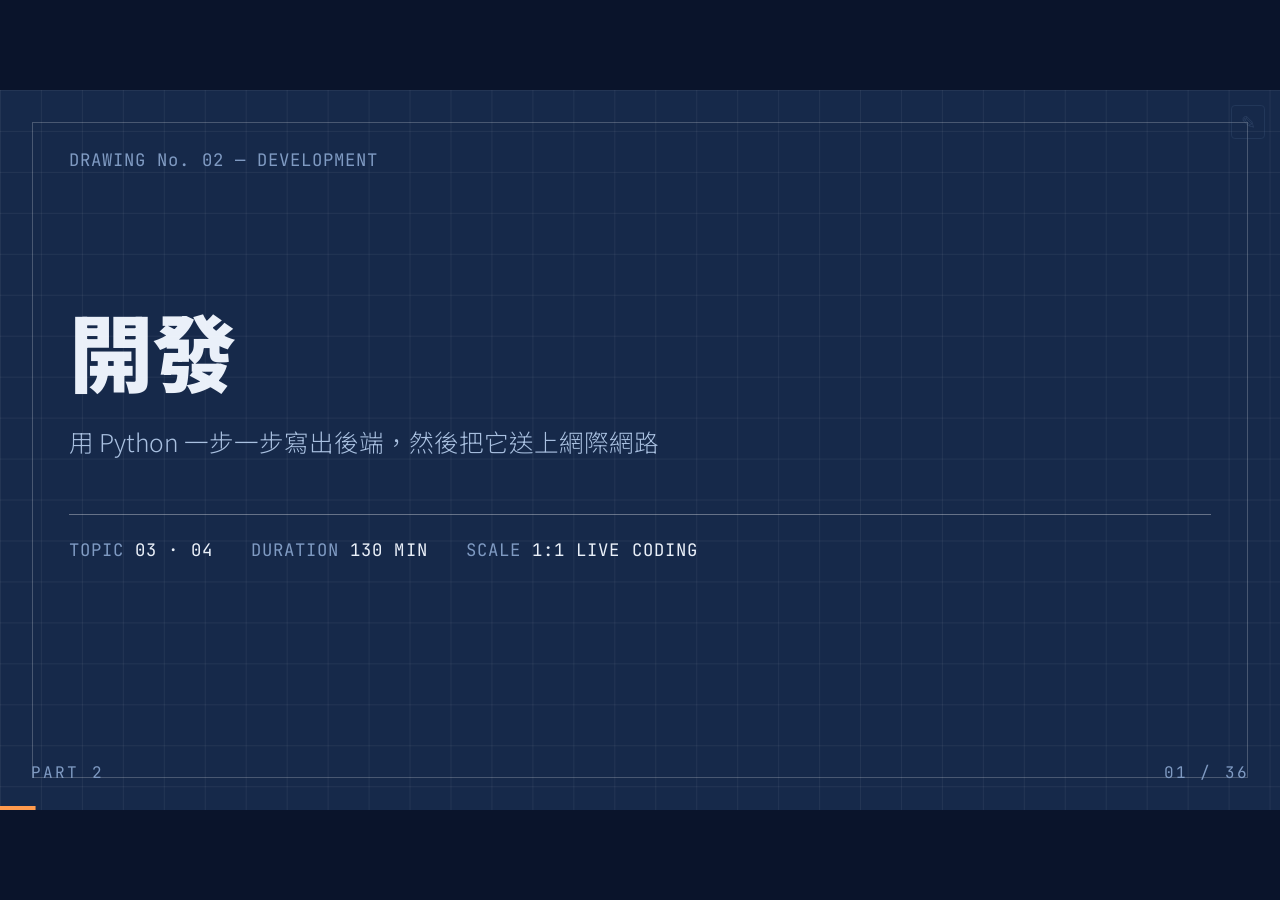
<file: slides/02-開發.html>
<!doctype html>
<html lang="zh-Hant">
<head>
<meta charset="utf-8">
<meta name="viewport" content="width=device-width,initial-scale=1">
<title>02 開發｜後端伺服器基礎教學</title>
<link rel="preconnect" href="https://fonts.googleapis.com">
<link rel="preconnect" href="https://fonts.gstatic.com" crossorigin>
<link href="https://fonts.googleapis.com/css2?family=JetBrains+Mono:wght@400;700&family=Noto+Sans+TC:wght@300;400;500;700;900&display=swap" rel="stylesheet">
<style>
/* ══════════ SHARED ══════════ 三份簡報共用：引擎、版面、元件級距 */
*{box-sizing:border-box;margin:0;padding:0}
html,body{height:100%;overflow:hidden}
body{background:var(--void);display:grid;place-items:center;font-family:var(--sans);-webkit-font-smoothing:antialiased}
#stage{width:min(100vw,177.78vh);aspect-ratio:16/9;container-type:inline-size;position:relative;overflow:hidden;background:var(--bg);color:var(--fg)}
#fx{position:absolute;inset:0;z-index:5;pointer-events:none}

.slide{position:absolute;inset:0;opacity:0;visibility:hidden;pointer-events:none;transition:opacity .34s cubic-bezier(.22,1,.36,1),visibility .34s}
.slide.on{opacity:1;visibility:visible;pointer-events:auto}
.pad{position:absolute;inset:0;padding:4.5cqw 5.4cqw 6.4cqw;display:flex;flex-direction:column}
.pad>*{min-width:0;max-width:100%;flex:0 0 auto}
.slide.on [data-r]{animation:rise .52s cubic-bezier(.16,1,.3,1) both;animation-delay:calc(var(--i,0)*65ms)}
@keyframes rise{from{opacity:0;transform:translateY(1.4cqw)}to{opacity:1;transform:none}}
@media (prefers-reduced-motion:reduce){.slide,.slide.on [data-r]{transition:none;animation:none}}

/* 底部 UI */
#bar{position:absolute;left:0;bottom:0;height:.34cqw;width:100%;background:var(--acc);transform-origin:0 50%;transform:scaleX(0);transition:transform .34s cubic-bezier(.22,1,.36,1);z-index:6}
#cnt,#tag{position:absolute;bottom:2.1cqw;font-family:var(--mono);font-size:1.25cqw;color:var(--fg3);letter-spacing:.14em;z-index:6}
#cnt{right:2.4cqw}#tag{left:2.4cqw}
.zone{position:absolute;top:0;bottom:0;width:14%;z-index:4;cursor:pointer}
.zone.l{left:0}.zone.r{right:0}

/* 覆蓋層 */
.ov{position:absolute;inset:0;z-index:20;background:color-mix(in srgb,var(--void) 94%,transparent);padding:5cqw 6cqw;overflow:auto;display:none;font-family:var(--mono)}
.ov.on{display:block}
.ov h5{font-size:1.4cqw;letter-spacing:.3em;color:var(--acc);margin-bottom:2.4cqw;text-transform:uppercase}
#toc ol{list-style:none;columns:2;column-gap:5cqw}
#toc li{font-size:1.4cqw;line-height:2.25;color:var(--fg2);cursor:pointer;display:flex;gap:1.4cqw;break-inside:avoid}
#toc li:hover{color:var(--fg)}
#toc li b{color:var(--fg4);font-weight:400;min-width:3.4cqw}
#toc li.cur{color:var(--acc)}
#note{position:absolute;left:0;right:0;bottom:0;z-index:18;background:var(--panel);border-top:.14cqw solid var(--line);padding:2.2cqw 3cqw;font-size:1.45cqw;line-height:1.85;color:var(--fg2);display:none;max-height:38%;overflow:auto;font-family:var(--sans)}
#note.on{display:block}
#note::before{content:"講者備註";display:block;font-family:var(--mono);font-size:1.05cqw;letter-spacing:.28em;color:var(--fg4);margin-bottom:1cqw}
#help dl{display:grid;grid-template-columns:auto 1fr;gap:1.2cqw 2.4cqw;font-size:1.4cqw;color:var(--fg2)}
#help dt{color:var(--fg);text-align:right}

/* ══ 元件語彙 ══ */
.eyebrow{font-size:1.35cqw;color:var(--fg3);letter-spacing:.06em;flex:none}
.eyebrow b{color:var(--fg);font-weight:400}
.rule{height:.12cqw;background:var(--line);margin:1.5cqw 0;flex:none}

.h1{font-size:6.6cqw;font-weight:900;line-height:1.08;letter-spacing:-.01em;text-shadow:var(--h1-shadow,none)}
.h2{font-size:4.2cqw;font-weight:900;line-height:1.14;letter-spacing:-.01em}
.h3{font-size:3.05cqw;font-weight:700;line-height:1.24}
.lead{font-size:1.92cqw;color:var(--fg2);font-weight:300;line-height:1.7;max-width:46ch}
.small{font-size:1.45cqw;color:var(--fg3);line-height:1.7}
.hot{color:var(--acc)}
.dim{color:var(--fg3)}
.cur{display:inline-block;width:.6em;height:.9em;background:var(--fg);vertical-align:-.06em;margin-left:.16em;animation:blink 1.1s steps(1,end) infinite}
@keyframes blink{50%{opacity:0}}
@media (prefers-reduced-motion:reduce){.cur{animation:none}}

.bullets{list-style:none;margin-top:2.1cqw;display:flex;flex-direction:column;gap:1.3cqw}
.bullets li{font-size:1.9cqw;line-height:1.5;padding-left:3cqw;position:relative;color:var(--fg)}
.bullets li::before{content:"▸";position:absolute;left:0;color:var(--acc);font-family:var(--mono)}
.bullets li span{display:block;font-size:1.48cqw;color:var(--fg3);margin-top:.4cqw;line-height:1.6;font-weight:300}
.bullets.tight li{font-size:1.75cqw}

.grid{display:grid;gap:1.8cqw;margin-top:2.2cqw}
.grid>*{min-width:0}
.g2{grid-template-columns:repeat(2,1fr)}
.g3{grid-template-columns:repeat(3,1fr)}
.g4{grid-template-columns:repeat(4,1fr)}
.card{border:var(--card-bd);background:var(--card-bg);border-radius:var(--radius);box-shadow:var(--shadow);padding:1.8cqw 1.7cqw;position:relative}
.card b{display:block;font-family:var(--label-font);font-size:1.08cqw;letter-spacing:var(--label-ls);color:var(--acc);margin-bottom:.8cqw;text-transform:uppercase}
.card strong{display:block;font-size:2.1cqw;font-weight:700;margin-bottom:.7cqw}
.card span{font-size:1.44cqw;color:var(--fg2);line-height:1.62;font-weight:300}

.code{font-family:var(--mono);font-size:1.44cqw;line-height:1.8;background:var(--code-bg);border:var(--card-bd);border-radius:var(--radius);padding:1.7cqw 2cqw;white-space:pre;overflow:hidden;color:var(--fg2);margin-top:1.9cqw}
.code .c{color:var(--fg4)}
.code .k{color:var(--acc)}
.code .s{color:var(--ok)}
.code .f{color:var(--fg);font-weight:700}
.code .hl{background:var(--acc-bg);display:inline-block;min-width:100%}
.code.sm{font-size:1.28cqw;line-height:1.72}
.code.xs{font-size:1.2cqw;line-height:1.66}

.callout{border-left:.34cqw solid var(--acc);background:var(--acc-bg);padding:1.35cqw 1.9cqw;margin-top:1.9cqw;font-size:1.65cqw;line-height:1.6}
.callout b{color:var(--acc)}
.callout.ok{border-color:var(--ok);background:var(--ok-bg)}
.callout.ok b{color:var(--ok)}

.flow{display:flex;align-items:stretch;gap:0;margin-top:2.2cqw}
.flow .st{flex:1;min-width:0;border:var(--card-bd);background:var(--card-bg);border-radius:var(--radius);padding:1.5cqw 1.2cqw;text-align:center}
.flow .ar{display:flex;align-items:center;padding:0 .9cqw;color:var(--acc);font-family:var(--mono);font-size:1.8cqw}
.flow .st b{display:block;font-family:var(--label-font);font-size:1.05cqw;color:var(--fg4);letter-spacing:.16em;margin-bottom:.8cqw}
.flow .st strong{display:block;font-size:1.72cqw;font-weight:700}
.flow .st span{display:block;font-size:1.25cqw;color:var(--fg3);margin-top:.5cqw;line-height:1.5;font-weight:300}

.tbl{width:100%;border-collapse:collapse;margin-top:2cqw;font-size:1.52cqw}
.tbl th{font-family:var(--label-font);font-size:1.12cqw;letter-spacing:.16em;color:var(--acc);text-transform:uppercase;text-align:left;padding:.9cqw 1.2cqw;border-bottom:.14cqw solid var(--line)}
.tbl td{padding:1cqw 1.2cqw;border-bottom:.14cqw solid var(--line2);color:var(--fg2);vertical-align:top;line-height:1.6}
.tbl td:first-child{color:var(--fg);font-weight:700}
.tbl tr:last-child td{border-bottom:none}

.tree{font-family:var(--mono);font-size:1.6cqw;line-height:1.92;color:var(--fg2);white-space:pre;margin-top:2cqw;overflow:hidden}
.tree b{color:var(--fg);font-weight:700}
.tree i{color:var(--fg4);font-style:normal}

.kbd{font-family:var(--mono);font-size:.82em;border:.12cqw solid var(--fg3);border-bottom-width:.28cqw;padding:.15em .5em;border-radius:.25em;color:var(--fg)}
.big{font-family:var(--mono);font-size:11cqw;font-weight:700;line-height:.86;color:var(--acc);letter-spacing:-.03em}
.mt{margin-top:auto}
.ctr{justify-content:center}
.chapter .pad{justify-content:center}
.chapter .big{margin-bottom:1.8cqw}
.chapter .h2{font-size:5.2cqw}
.chapter .lead{margin-top:1.8cqw;font-size:2.05cqw}
.cover .pad{justify-content:flex-end;padding-bottom:9cqw}
.cover .eyebrow{margin-bottom:auto}

/* ══ 圖片區塊（編輯模式插入） ══ */
.img{margin-top:1.6cqw;width:60%;position:relative}
.img img{display:block;width:100%;height:auto;border:var(--card-bd);box-shadow:var(--shadow);background:var(--card-bg)}
.img.c{margin-left:auto;margin-right:auto}
.img.r{margin-left:auto}
.img.free{position:absolute;margin:0;z-index:2}

/* ══ 編輯模式 ══ */
#ebtn{position:absolute;right:1.2cqw;top:1.2cqw;z-index:7;width:2.6cqw;height:2.6cqw;border:.1cqw solid var(--fg4);background:transparent;color:var(--fg3);font-size:1.4cqw;line-height:1;cursor:pointer;opacity:.18;transition:opacity .2s;border-radius:.3cqw;font-family:var(--sans)}
#ebtn:hover,body.editing #ebtn{opacity:1}
:fullscreen #ebtn{opacity:0}
body.editing{padding-bottom:4.6rem}
body.editing #stage{width:min(100vw,calc((100vh - 4.6rem)*1.7778))}
body.editing .zone{display:none}
body.editing .pad{cursor:text}
body.editing .pad:focus{outline:none}
body.editing .pad img{-webkit-user-drag:none;user-select:none}
body.editing .sel{outline:.18cqw dashed var(--acc);outline-offset:.35cqw}
body.editing .img.free{cursor:move}
body.editing #note{cursor:text}
body.editing #note:empty::after{content:"（點這裡輸入這一頁的講者備註）";color:var(--fg4)}
#etb{position:fixed;left:0;right:0;bottom:0;z-index:50;display:flex;flex-wrap:wrap;align-items:center;gap:.45rem 1rem;padding:.55rem 1rem;background:#14140f;color:#e8e6dc;font:13px/1.4 system-ui,"Noto Sans TC",sans-serif;border-top:1px solid #333;box-shadow:0 -4px 20px rgba(0,0,0,.35)}
#etb[hidden]{display:none}
#etb .g{display:flex;align-items:center;gap:.35rem}
#etb .g+.g{padding-left:1rem;border-left:1px solid #333}
#etb button,#etb .btn{font:inherit;padding:.35rem .7rem;border:1px solid #444;background:#222;color:#e8e6dc;border-radius:4px;cursor:pointer;white-space:nowrap;display:inline-block}
#etb button:hover,#etb .btn:hover{background:#333;border-color:#666}
#etb .primary{background:#ff9a4d;color:#14140f;border-color:#ff9a4d;font-weight:700}
#etb .primary:hover{background:#ffb070}
#etb .danger:hover{background:#5a1f1f;border-color:#a33}
#etb #epos{min-width:4.5rem;text-align:center;font-variant-numeric:tabular-nums;color:#aaa}
#etb .hint{flex-basis:100%;color:#8a887c;font-size:12px}
#bstrip{position:absolute;z-index:9;display:flex;gap:.15cqw;padding:0 0 .35cqw 0;transform:translate(-100%,-100%)}
#bstrip[hidden]{display:none}
#bstrip button{font:1.1cqw/1 system-ui,sans-serif;width:2.3cqw;height:2.3cqw;border:none;background:#14140f;color:#fff;cursor:pointer;border-radius:.25cqw;padding:0}
#bstrip button:hover{background:var(--acc);color:#14140f}
#bstrip button[data-act=free]{width:auto;padding:0 .6cqw}
#bstrip button.on{background:var(--acc);color:#14140f}
#bstrip:not(.img) .img-only{display:none}
#bhandle{position:absolute;z-index:9;width:1.5cqw;height:1.5cqw;background:var(--acc);border:.12cqw solid #14140f;cursor:nwse-resize;transform:translate(-50%,-50%);border-radius:.15cqw}
#bhandle[hidden]{display:none}
#dbanner,#toast{position:absolute;left:50%;transform:translateX(-50%);z-index:30;display:flex;gap:.6rem;align-items:center;background:#14140f;color:#fff;padding:.5rem .9rem;border-radius:6px;font:13px system-ui,"Noto Sans TC",sans-serif;box-shadow:0 4px 18px rgba(0,0,0,.4);max-width:90%}
#dbanner{top:1.2cqw}
#toast{bottom:4cqw;pointer-events:none}
#dbanner[hidden],#toast[hidden]{display:none}
#dbanner button{font:inherit;padding:.25rem .6rem;border:1px solid #555;background:#222;color:#fff;border-radius:4px;cursor:pointer}
#dbanner button:hover{background:#444}

/* ══════════ SKIN ══════════ 01 工程藍圖 / Blueprint */
:root{
  --bg:#16294a; --void:#0a142b;
  --fg:#eaf0f9; --fg2:#a9c0e0; --fg3:#7f9ac2; --fg4:#5a769f;
  --acc:#ff9a4d; --ok:#5fd3a6;
  --line:rgba(255,255,255,.34); --line2:rgba(255,255,255,.13);
  --card-bd:.12cqw solid rgba(255,255,255,.40); --card-bg:rgba(255,255,255,.035);
  --code-bg:rgba(8,20,44,.70); --acc-bg:rgba(255,154,77,.10); --ok-bg:rgba(95,211,166,.10);
  --panel:#0f1d36; --radius:0; --shadow:none;
  --mono:"JetBrains Mono",ui-monospace,monospace;
  --sans:"Noto Sans TC","JetBrains Mono",sans-serif;
  --h1-shadow:none;
  --label-font:var(--mono); --label-ls:.2em;
}
/* 製圖紙網格 */
#fx::before{content:"";position:absolute;inset:0;
  background-image:linear-gradient(rgba(255,255,255,.055) .08cqw,transparent .08cqw),
                   linear-gradient(90deg,rgba(255,255,255,.055) .08cqw,transparent .08cqw);
  background-size:3.2cqw 3.2cqw}
/* 圖框 */
#fx::after{content:"";position:absolute;inset:2.5cqw;border:.1cqw solid rgba(255,255,255,.22)}
.eyebrow{font-family:var(--mono)}
/* 藍圖的卡片保留線稿感：標題列加一條細規線 */
.card::after{content:"";position:absolute;left:0;right:0;top:0;height:.12cqw;background:rgba(255,154,77,.55)}
.big{color:var(--acc)}
</style>
</head>
<body>
<div id="stage">
<div id="fx"></div>
<!-- ══════════ 開場 ══════════ -->
<section class="slide cover" data-tag="PART 2" data-note="休息回來的第一頁。直接宣告：接下來 90 分鐘全部是動手做，請把電腦打開。">
  <div class="pad">
    <div class="eyebrow" data-r>DRAWING No. 02 — DEVELOPMENT</div>
    <h1 class="h1" data-r>開發</h1>
    <p class="lead" data-r style="margin-top:2cqw">用 Python 一步一步寫出後端，然後把它送上網際網路</p>
    <div class="eyebrow mt" data-r style="display:flex;gap:3cqw;border-top:.14cqw solid var(--line);padding-top:1.8cqw;margin-top:4cqw">
      <span>TOPIC <b>03 · 04</b></span><span>DURATION <b>130 MIN</b></span><span>SCALE <b>1:1 LIVE CODING</b></span>
    </div>
  </div>
</section>

<section class="slide" data-tag="PART 2" data-note="先看成品再開始寫。可以的話真的 demo 一次跑起來的版本 —— 學生知道終點長什麼樣，中間卡住時比較不會放棄。">
  <div class="pad">
    <div class="eyebrow" data-r>SPEC — <b>我們要蓋的東西</b></div>
    <h3 class="h3" data-r style="margin-top:1.4cqw">MiniProfile：登入 → 個人資料</h3>
    <div class="flow" data-r>
      <div class="st"><b>PAGE 1</b><strong>登入頁</strong><span>index.html<br>輸入帳密，按下登入</span></div>
      <div class="ar">──▶</div>
      <div class="st"><b>API</b><strong>後端驗證</strong><span>POST /api/login<br>對了就發一張通行證</span></div>
      <div class="ar">──▶</div>
      <div class="st"><b>API</b><strong>取個人資料</strong><span>GET /api/me<br>憑通行證才給</span></div>
      <div class="ar">──▶</div>
      <div class="st"><b>PAGE 2</b><strong>個人資料頁</strong><span>profile.html<br>顯示姓名、系所</span></div>
    </div>
    <div class="callout" data-r><b>看起來很小，但五臟俱全。</b>真實系統的登入流程，骨架跟這個一模一樣。</div>
  </div>
</section>

<!-- ══════════ 主題 03 ══════════ -->
<section class="slide chapter" data-tag="TOPIC 03" data-note="今天最重要的 90 分鐘。提醒他們：跟不上就舉手，每個步驟我都會留完成版。">
  <div class="pad">
    <div class="big" data-r>03</div>
    <h2 class="h2" data-r>用 Python 手寫後端</h2>
    <p class="lead" data-r>不抄完整程式碼。我們一行一行寫，每寫一段就跑一次，看它為什麼會動。</p>
    <div class="eyebrow mt" data-r>PART 2 · 90 MIN · LIVE CODING</div>
  </div>
</section>

<section class="slide" data-tag="STEP 0" data-note="環境建置。venv 一定要講，否則之後套件裝到系統 Python 會出各種怪問題。Windows 的啟動指令不一樣，記得寫在白板上。">
  <div class="pad">
    <div class="eyebrow" data-r>STEP 0 — <b>工地準備</b></div>
    <h3 class="h3" data-r style="margin-top:1.4cqw">專案結構與虛擬環境</h3>
    <div class="grid g2" data-r>
      <div>
        <div class="code sm" style="margin-top:0"><span class="c"># 在上午建立的 miniprofile 資料夾裡</span>
<span class="c"># Windows 請把 python3 改成 python</span>
<span class="f">python3</span> -m venv .venv

<span class="c"># macOS / Linux</span>
<span class="f">source</span> .venv/bin/activate

<span class="c"># Windows PowerShell</span>
.venv\Scripts\Activate.ps1

<span class="c"># 成功的話，提示符前面會出現 (.venv)</span></div>
      </div>
      <div>
        <div class="tree" style="margin-top:0">miniprofile/
├─ <b>.venv/</b>        <i>虛擬環境，不要上傳</i>
├─ <b>main.py</b>       <i>後端程式</i>
├─ <b>web/</b>
│  ├─ index.html   <i>登入頁</i>
│  └─ profile.html <i>個人資料頁</i>
└─ <b>.gitignore</b>    <i>叫 Git 忽略 .venv</i></div>
      </div>
    </div>
    <div class="callout" data-r><b>為什麼要虛擬環境？</b>每個專案的套件版本互不干擾。沒有它，你的下一個專案會弄壞這一個。</div>
  </div>
</section>

<section class="slide" data-tag="STEP 1" data-note="這一步的目的不是做出有用的東西，是讓他們理解「伺服器 = 一個一直在聽某個 port 的程式」。先不要用框架。">
  <div class="pad">
    <div class="eyebrow" data-r>STEP 1 — <b>伺服器到底是什麼</b></div>
    <h3 class="h3" data-r style="margin-top:1.4cqw">最原始的伺服器：它只是在「聽」</h3>
    <div class="code" data-r><span class="c"># main.py — 完全不用任何套件，Python 內建就有</span>
<span class="k">from</span> http.server <span class="k">import</span> HTTPServer, BaseHTTPRequestHandler

<span class="k">class</span> <span class="f">Handler</span>(BaseHTTPRequestHandler):
    <span class="k">def</span> <span class="f">do_GET</span>(self):          <span class="c"># 有人用 GET 來敲門時執行這裡</span>
        self.send_response(<span class="s">200</span>)
        self.send_header(<span class="s">"Content-Type"</span>, <span class="s">"text/plain; charset=utf-8"</span>)
        self.end_headers()
        self.wfile.write(<span class="s">"我是伺服器，我聽到你了"</span>.encode(<span class="s">"utf-8"</span>))

<span class="f">print</span>(<span class="s">"聽在 http://127.0.0.1:8000"</span>)
HTTPServer((<span class="s">"127.0.0.1"</span>, <span class="s">8000</span>), Handler).serve_forever()</div>
    <div class="callout" data-r><b>執行：</b><span class="hot">python3 main.py</span> —— 然後注意，它不會結束。這就是伺服器：一個永遠不結束、一直在等的程式。</div>
  </div>
</section>

<section class="slide" data-tag="STEP 1" data-note="讓他們用三種方式打同一個伺服器：瀏覽器、curl、另一個分頁。重點是理解 8000 這個數字的意義。">
  <div class="pad">
    <div class="eyebrow" data-r>CONCEPT — <b>Port 是什麼</b></div>
    <h3 class="h3" data-r style="margin-top:1.4cqw">一台機器，很多扇門</h3>
    <div class="grid g2" data-r>
      <div>
        <ul class="bullets tight" style="margin-top:0">
          <li>IP 位址 = 這棟大樓的地址<span>127.0.0.1 就是「我自己這台」</span></li>
          <li>Port = 大樓裡的門牌號碼<span>0–65535，一個程式佔一個</span></li>
          <li>同一個 port 只能有一個程式在聽<span>這就是 Address already in use 的原因</span></li>
        </ul>
      </div>
      <div>
        <table class="tbl" style="margin-top:0">
          <tr><th>Port</th><th>慣例用途</th></tr>
          <tr><td>80</td><td>HTTP（網站預設）</td></tr>
          <tr><td>443</td><td>HTTPS（加密網站）</td></tr>
          <tr><td>3306</td><td>MySQL 資料庫</td></tr>
          <tr><td>8000</td><td>開發用，我們今天用這個</td></tr>
        </table>
      </div>
    </div>
    <div class="callout" data-r><b>遇到 Address already in use？</b>代表上一個伺服器還活著。回去那個終端機按 <span class="hot">Ctrl + C</span> 把它關掉。</div>
  </div>
</section>

<section class="slide" data-tag="STEP 2" data-note="這頁示範手寫路由有多痛 —— 這是引出 FastAPI 的動機。不要跳過，直接給框架的話學生不會珍惜它。">
  <div class="pad">
    <div class="eyebrow" data-r>STEP 2 — <b>如果不用框架會怎樣</b></div>
    <h3 class="h3" data-r style="margin-top:1.4cqw">手寫路由的痛</h3>
    <div class="code sm" data-r><span class="k">def</span> <span class="f">do_GET</span>(self):
    <span class="k">if</span> self.path == <span class="s">"/api/hello"</span>:
        ...
    <span class="k">elif</span> self.path == <span class="s">"/api/me"</span>:
        ...
    <span class="k">elif</span> self.path.startswith(<span class="s">"/api/users/"</span>):
        user_id = self.path.split(<span class="s">"/"</span>)[<span class="s">3</span>]   <span class="c"># 自己切字串……</span>
    <span class="k">else</span>:
        self.send_response(<span class="s">404</span>)

<span class="k">def</span> <span class="f">do_POST</span>(self):
    length = <span class="f">int</span>(self.headers[<span class="s">"Content-Length"</span>])   <span class="c"># 自己讀長度</span>
    body = json.loads(self.rfile.read(length))       <span class="c"># 自己解析 JSON</span>
    <span class="c"># 欄位少了怎麼辦？型別錯了怎麼辦？也要自己檢查……</span></div>
    <div class="callout" data-r><b>這些事每個專案都要重做一次。</b>所以有人把它們包好了 —— 那就是「框架」。</div>
  </div>
</section>

<section class="slide" data-tag="STEP 3" data-note="安裝可能要等 30 秒，趁這時候講 FastAPI 和 uvicorn 的分工：FastAPI 是你寫的邏輯，uvicorn 是真正在聽 port 的那個程式。">
  <div class="pad">
    <div class="eyebrow" data-r>STEP 3 — <b>換上框架</b></div>
    <h3 class="h3" data-r style="margin-top:1.4cqw">FastAPI：同樣的事，五行寫完</h3>
    <div class="code" data-r><span class="c"># 先安裝（確認提示符前面有 (.venv)）</span>
<span class="c"># pip install fastapi uvicorn</span>

<span class="c"># main.py 全部換成這樣</span>
<span class="k">from</span> fastapi <span class="k">import</span> FastAPI
app = FastAPI()

<span class="k">@app.get</span>(<span class="s">"/api/hello"</span>)          <span class="c"># ← 路由：誰來敲 /api/hello</span>
<span class="k">def</span> <span class="f">hello</span>():
    <span class="k">return</span> {<span class="s">"message"</span>: <span class="s">"Hello from FastAPI"</span>}   <span class="c"># dict 自動變 JSON</span></div>
    <div class="callout" data-r><b>啟動方式變了：</b><span class="hot">uvicorn main:app --reload</span> —— main 是檔名、app 是變數名，--reload 讓你存檔就自動重啟。</div>
  </div>
</section>

<section class="slide" data-tag="STEP 3" data-note="/docs 是 FastAPI 最有說服力的功能，一定要現場打開。學生看到自動產生的測試介面通常會發出聲音。">
  <div class="pad">
    <div class="eyebrow" data-r>BONUS — <b>免費的 API 文件</b></div>
    <h3 class="h3" data-r style="margin-top:1.4cqw">打開 /docs 看看</h3>
    <div class="grid g3" data-r>
      <div class="card"><b>URL</b><strong>127.0.0.1:8000/docs</strong><span>你什麼都沒寫，它自己生出來的</span></div>
      <div class="card"><b>能做什麼</b><strong>直接測試 API</strong><span>不用寫前端，在網頁上按 Try it out 就能送請求</span></div>
      <div class="card"><b>為什麼重要</b><strong>這是給別人看的合約</strong><span>前端工程師靠它知道你的 API 怎麼用</span></div>
    </div>
    <div class="callout ok" data-r><b>接下來每寫一支 API，就回來 /docs 測一次。</b>這是今天最省時間的除錯習慣。</div>
  </div>
</section>

<section class="slide" data-tag="STEP 4" data-note="POST 與 Pydantic。重點是「宣告資料長什麼樣，框架幫你擋掉不合格的請求」。可以故意送錯欄位，讓他們看 422 錯誤。">
  <div class="pad">
    <div class="eyebrow" data-r>STEP 4 — <b>接收前端送來的資料</b></div>
    <h3 class="h3" data-r style="margin-top:1.4cqw">POST 與資料驗證</h3>
    <div class="code" data-r><span class="k">from</span> pydantic <span class="k">import</span> BaseModel

<span class="k">class</span> <span class="f">LoginIn</span>(BaseModel):     <span class="c"># 宣告：這支 API 的輸入長這樣</span>
    username: <span class="k">str</span>
    password: <span class="k">str</span>

<span class="k">@app.post</span>(<span class="s">"/api/login"</span>)
<span class="k">def</span> <span class="f">login</span>(data: LoginIn):   <span class="c"># ← 型別標註就是全部的設定</span>
    <span class="k">return</span> {<span class="s">"你送來的帳號是"</span>: data.username}</div>
    <div class="callout" data-r><b>去 /docs 故意少送一個欄位。</b>你會拿到 <span class="hot">422</span> 和一段清楚的錯誤說明 —— 那是 Pydantic 幫你擋下來的，你一行檢查都沒寫。</div>
  </div>
</section>

<section class="slide" data-tag="STEP 5" data-note="先設計再寫程式。這頁是「規格」，下一頁才是實作。養成這個習慣，之後叫 AI 寫的時候才有東西可以講。">
  <div class="pad">
    <div class="eyebrow" data-r>STEP 5 — <b>先設計，再動手</b></div>
    <h3 class="h3" data-r style="margin-top:1.4cqw">登入 API 的規格</h3>
    <table class="tbl" data-r>
      <tr><th>項目</th><th>內容</th></tr>
      <tr><td>路徑</td><td>POST /api/login</td></tr>
      <tr><td>輸入</td><td>{ "username": "jase", "password": "1234" }</td></tr>
      <tr><td>成功</td><td>200 · { "token": "一串隨機字串" }</td></tr>
      <tr><td>失敗</td><td>401 · { "detail": "帳號或密碼錯誤" }</td></tr>
      <tr><td>不能做</td><td>回傳密碼、回傳「帳號不存在」或「密碼錯誤」的區別</td></tr>
    </table>
    <div class="callout" data-r><b>最後一行是資安慣例。</b>分開告知等於幫攻擊者確認哪些帳號存在。兩種情況都只說「帳號或密碼錯誤」。</div>
  </div>
</section>

<section class="slide" data-tag="STEP 5" data-note="這是今天最核心的一段程式碼，慢慢寫。寫完一定要去 /docs 測正確與錯誤兩種情況，看 200 和 401。">
  <div class="pad">
    <div class="eyebrow" data-r>STEP 5 — <b>實作</b></div>
    <h3 class="h3" data-r style="margin-top:1.4cqw">登入 API</h3>
    <div class="code sm" data-r><span class="k">import</span> secrets
<span class="k">from</span> fastapi <span class="k">import</span> HTTPException

<span class="c"># 假資料。下午會換成 SQLite，現在先讓流程跑起來</span>
USERS = {<span class="s">"jase"</span>: {<span class="s">"password"</span>: <span class="s">"1234"</span>, <span class="s">"name"</span>: <span class="s">"王小明"</span>, <span class="s">"dept"</span>: <span class="s">"資訊管理系"</span>}}
TOKENS = {}   <span class="c"># token → username</span>

<span class="k">@app.post</span>(<span class="s">"/api/login"</span>)
<span class="k">def</span> <span class="f">login</span>(data: LoginIn):
    user = USERS.get(data.username)
    <span class="k">if</span> <span class="k">not</span> user <span class="k">or</span> user[<span class="s">"password"</span>] != data.password:
        <span class="k">raise</span> HTTPException(status_code=<span class="s">401</span>, detail=<span class="s">"帳號或密碼錯誤"</span>)
    token = secrets.token_hex(<span class="s">16</span>)      <span class="c"># 發一張隨機通行證</span>
    TOKENS[token] = data.username
    <span class="k">return</span> {<span class="s">"token"</span>: token}</div>
  </div>
</section>

<section class="slide" data-tag="CONCEPT" data-note="token 的觀念。用「電影院票根」比喻：驗票一次，之後看票根就好，不用每次重新買票。也要講清楚我們這版是簡化的。">
  <div class="pad">
    <div class="eyebrow" data-r>CONCEPT — <b>為什麼要發 token</b></div>
    <h3 class="h3" data-r style="margin-top:1.4cqw">通行證，不是密碼</h3>
    <div class="grid g2" data-r>
      <div class="card"><b>❌ 如果每次都送密碼</b><strong>危險</strong><span>密碼要存在瀏覽器裡<br>每次請求都在網路上跑一遍<br>被攔截一次就全毀</span></div>
      <div class="card"><b>✓ 發一張 token</b><strong>安全得多</strong><span>密碼只在登入時出現一次<br>token 可以設定有效期<br>外洩了就把它作廢，密碼不用改</span></div>
    </div>
    <div class="callout" data-r><b>我們今天做的是簡化版。</b>真實系統會用 JWT、加上過期時間、密碼要用 bcrypt 雜湊後才存 —— 這些是你下一步要學的。</div>
  </div>
</section>

<section class="slide" data-tag="STEP 6" data-note="切到前端。提醒他們前端要用 VS Code 的 Live Server 開（port 5500），不要用 file:// 直接打開，否則等一下 CORS 的示範會變成另一種錯誤。">
  <div class="pad">
    <div class="eyebrow" data-r>STEP 6 — <b>換到前端</b></div>
    <h3 class="h3" data-r style="margin-top:1.4cqw">登入頁的骨架</h3>
    <div class="code sm" data-r><span class="c">&lt;!-- web/index.html --&gt;</span>
&lt;<span class="f">h1</span>&gt;登入 MiniProfile&lt;/<span class="f">h1</span>&gt;

&lt;<span class="f">form</span> <span class="k">id</span>=<span class="s">"f"</span>&gt;
  &lt;<span class="f">input</span> <span class="k">name</span>=<span class="s">"username"</span> <span class="k">placeholder</span>=<span class="s">"帳號"</span>&gt;
  &lt;<span class="f">input</span> <span class="k">name</span>=<span class="s">"password"</span> <span class="k">type</span>=<span class="s">"password"</span> <span class="k">placeholder</span>=<span class="s">"密碼"</span>&gt;
  &lt;<span class="f">button</span>&gt;登入&lt;/<span class="f">button</span>&gt;
&lt;/<span class="f">form</span>&gt;
&lt;<span class="f">p</span> <span class="k">id</span>=<span class="s">"msg"</span>&gt;&lt;/<span class="f">p</span>&gt;

&lt;<span class="f">script</span> <span class="k">src</span>=<span class="s">"login.js"</span>&gt;&lt;/<span class="f">script</span>&gt;</div>
    <div class="callout" data-r><b>用 VS Code 的 Live Server 開這個檔案</b>（右下角 Go Live），不要直接雙擊。網址會是 <span class="hot">127.0.0.1:5500</span>。</div>
  </div>
</section>

<section class="slide" data-tag="STEP 6" data-note="fetch 是前後端的橋。逐行講：method、headers、body 各對應到上午 HTTP 那一頁的哪個部分 —— 這裡要把上午的內容接回來。">
  <div class="pad">
    <div class="eyebrow" data-r>STEP 6 — <b>前端呼叫後端</b></div>
    <h3 class="h3" data-r style="margin-top:1.4cqw">fetch：這就是那座橋</h3>
    <div class="code xs" data-r><span class="c">// web/login.js</span>
<span class="k">const</span> $ = (id) =&gt; document.getElementById(id);   <span class="c">// 明確取元素</span>
<span class="k">const</span> form = $(<span class="s">"f"</span>), msg = $(<span class="s">"msg"</span>);

form.onsubmit = <span class="k">async</span> (e) =&gt; {
  e.preventDefault();                       <span class="c">// 不要讓表單重整頁面</span>

  <span class="k">const</span> res = <span class="k">await</span> fetch(API + <span class="s">"/api/login"</span>, {
    method: <span class="s">"POST"</span>,                         <span class="c">// ← 上午講的方法</span>
    headers: { <span class="s">"Content-Type"</span>: <span class="s">"application/json"</span> },  <span class="c">// ← 標頭</span>
    body: JSON.stringify({                  <span class="c">// ← Body</span>
      username: form.username.value,
      password: form.password.value
    })
  });

  <span class="k">if</span> (!res.ok) { msg.textContent = <span class="s">"登入失敗"</span>; <span class="k">return</span>; }   <span class="c">// ← 401</span>
  <span class="k">const</span> data = <span class="k">await</span> res.json();
  localStorage.setItem(<span class="s">"token"</span>, data.token);       <span class="c">// 收好通行證</span>
  location.href = <span class="s">"profile.html"</span>;
};</div>
  </div>
</section>

<section class="slide" data-tag="STEP 6" data-note="這是刻意製造的錯誤，一定要讓它真的發生。學生自己做專案時 100% 會遇到 CORS，先在課堂上踩過，之後才不會卡兩小時。">
  <div class="pad">
    <div class="eyebrow" data-r>ERROR — <b>預期中的第一個障礙</b></div>
    <h3 class="h3" data-r style="margin-top:1.4cqw">按下登入，然後爆炸了</h3>
    <div class="code sm" data-r><span class="c">// 瀏覽器 Console（F12）會出現這段</span>
<span class="k">Access to fetch at 'http://127.0.0.1:8000/api/login'</span>
<span class="k">from origin 'http://127.0.0.1:5500' has been blocked</span>
<span class="k">by CORS policy: No 'Access-Control-Allow-Origin' header</span>
<span class="k">is present on the requested resource.</span></div>
    <ul class="bullets tight" data-r style="margin-top:1.8cqw">
      <li>前端在 <span class="hot">5500</span>，後端在 <span class="hot">8000</span> —— 瀏覽器認定這是兩個不同的「來源」</li>
      <li>同源政策：網頁預設不能跟別的來源要資料<span>否則惡意網站可以偷偷用你的身分去打別人的 API</span></li>
    </ul>
    <div class="callout" data-r><b>注意：這是瀏覽器擋的，不是你的後端壞了。</b>用 curl 打同一支 API 會成功 —— 因為 curl 不是瀏覽器。</div>
  </div>
</section>

<section class="slide" data-tag="STEP 6" data-note="解法很短，但要強調 allow_origins 不要在正式環境寫 *。這是他們日後最容易犯的安全錯誤。">
  <div class="pad">
    <div class="eyebrow" data-r>FIX — <b>後端明確允許</b></div>
    <h3 class="h3" data-r style="margin-top:1.4cqw">解決 CORS</h3>
    <div class="code" data-r><span class="c"># main.py 最上面加這段</span>
<span class="k">from</span> fastapi.middleware.cors <span class="k">import</span> CORSMiddleware

app.add_middleware(
    CORSMiddleware,
    allow_origins=[<span class="s">"http://127.0.0.1:5500"</span>],   <span class="c"># 只允許我的前端</span>
    allow_methods=[<span class="s">"*"</span>],
    allow_headers=[<span class="s">"*"</span>],
)</div>
    <div class="callout" data-r><b>千萬不要寫 <span class="hot">allow_origins=["*"]</span> 就上線。</b>那等於對全世界的網站說「歡迎拿我的資料」。開發時圖方便可以，正式環境一定要列清楚。</div>
  </div>
</section>

<section class="slide" data-tag="STEP 7" data-note="受保護的 API 是登入流程的意義所在。先講規格：沒有 token 會怎樣、token 錯了會怎樣。">
  <div class="pad">
    <div class="eyebrow" data-r>STEP 7 — <b>需要憑證才能進</b></div>
    <h3 class="h3" data-r style="margin-top:1.4cqw">/api/me 的規格</h3>
    <table class="tbl" data-r>
      <tr><th>情況</th><th>請求</th><th>回應</th></tr>
      <tr><td>正常</td><td>帶 Authorization: Bearer &lt;token&gt;</td><td>200 · 個人資料 JSON</td></tr>
      <tr><td>沒帶</td><td>沒有 Authorization 標頭</td><td>401 · 請先登入</td></tr>
      <tr><td>亂帶</td><td>token 不在名單上</td><td>401 · 請先登入</td></tr>
    </table>
    <div class="callout" data-r><b>這就是上午說的「後端才是守門人」。</b>前端可以自己跳到 profile.html，但沒有有效 token，它一筆資料也拿不到。</div>
  </div>
</section>

<section class="slide" data-tag="STEP 7" data-note="Header 的用法要說明：FastAPI 會自動把 Authorization 標頭注入參數。寫完去 /docs 測，先不帶 token 看 401，再貼上剛剛登入拿到的 token 看 200。">
  <div class="pad">
    <div class="eyebrow" data-r>STEP 7 — <b>實作</b></div>
    <h3 class="h3" data-r style="margin-top:1.4cqw">受保護的 API</h3>
    <div class="code sm" data-r><span class="k">from</span> fastapi <span class="k">import</span> Header

<span class="k">@app.get</span>(<span class="s">"/api/me"</span>)
<span class="k">def</span> <span class="f">me</span>(authorization: <span class="k">str</span> = Header(default=<span class="s">""</span>)):
    token = authorization.replace(<span class="s">"Bearer "</span>, <span class="s">""</span>)   <span class="c"># 取出通行證</span>
    username = TOKENS.get(token)

    <span class="k">if</span> <span class="k">not</span> username:                        <span class="c"># 沒有、或不認得</span>
        <span class="k">raise</span> HTTPException(status_code=<span class="s">401</span>, detail=<span class="s">"請先登入"</span>)

    u = USERS[username]
    <span class="k">return</span> {<span class="s">"username"</span>: username, <span class="s">"name"</span>: u[<span class="s">"name"</span>], <span class="s">"dept"</span>: u[<span class="s">"dept"</span>]}
    <span class="c"># 注意：沒有回傳 password。永遠不要回傳密碼。</span></div>
  </div>
</section>

<section class="slide" data-tag="STEP 8" data-note="最後一塊拼圖。做完這頁，整條流程就通了 —— 請他們完整走一次：登入 → 看到名字 → 重新整理還在 → 登出 → 被踢回登入頁。">
  <div class="pad">
    <div class="eyebrow" data-r>STEP 8 — <b>最後一塊</b></div>
    <h3 class="h3" data-r style="margin-top:1.4cqw">My Profile 頁面</h3>
    <div class="code xs" data-r><span class="c">// web/profile.js</span>
<span class="k">const</span> $ = (id) =&gt; document.getElementById(id);

(<span class="k">async</span> () =&gt; {
  <span class="k">const</span> token = localStorage.getItem(<span class="s">"token"</span>);
  <span class="k">if</span> (!token) { location.href = <span class="s">"index.html"</span>; <span class="k">return</span>; }   <span class="c">// 沒票就出去</span>

  <span class="k">const</span> res = <span class="k">await</span> fetch(API + <span class="s">"/api/me"</span>, {
    headers: { <span class="s">"Authorization"</span>: <span class="s">"Bearer "</span> + token }      <span class="c">// 出示通行證</span>
  });

  <span class="k">if</span> (res.status === <span class="s">401</span>) { location.href = <span class="s">"index.html"</span>; <span class="k">return</span>; }

  <span class="k">const</span> me = <span class="k">await</span> res.json();
  $(<span class="s">"username"</span>).textContent = me.username;
  $(<span class="s">"name"</span>).textContent = me.name;      <span class="c">// ← 不能寫 name.textContent</span>
  $(<span class="s">"dept"</span>).textContent = me.dept;
})();

$(<span class="s">"logout"</span>).onclick = () =&gt; { localStorage.removeItem(<span class="s">"token"</span>); location.href = <span class="s">"index.html"</span>; };</div>
    <div class="callout" data-r><b>不能寫 <span class="hot">name.textContent</span>：</b><span class="hot">window.name</span> 是瀏覽器內建屬性，id 蓋不過它 —— 不報錯、畫面也不動。</div>
  </div>
</section>

<section class="slide" data-tag="TOPIC 03" data-note="把八個步驟串成一張圖。這頁值得停久一點，請他們對照自己的程式碼找出每一行對應到哪一步。">
  <div class="pad">
    <div class="eyebrow" data-r>REVIEW — <b>你剛剛做了什麼</b></div>
    <h3 class="h3" data-r style="margin-top:1.2cqw">完整流程回顧</h3>
    <div class="tree" data-r style="font-size:1.5cqw;line-height:1.95">前端                        後端                      資料
 │                           │                         │
 │ ①  POST /api/login        │                         │
 │ ── 帳號 + 密碼 ─────────▶ │                         │
 │                           │ ② 比對 ────────────────▶│ USERS
 │                           │ ③ 產生 token 並記住      │ TOKENS
 │ ◀────── 200 { token } ─── │                         │
 │ ④ 存進 localStorage        │                         │
 │ ⑤ 跳轉 profile.html        │                         │
 │                           │                         │
 │ ⑥  GET /api/me            │                         │
 │ ── Bearer &lt;token&gt; ──────▶ │                         │
 │                           │ ⑦ 查 token ────────────▶│ TOKENS
 │ ◀──── 200 { name, ... } ─ │                         │
 │ ⑧ 渲染畫面                 │                         │</div>
  </div>
</section>

<section class="slide" data-tag="TOPIC 03" data-note="這頁是救命表，請他們拍照。實作課的時間有一半會花在這些錯誤上，有表可查能省很多。">
  <div class="pad">
    <div class="eyebrow" data-r>DEBUG — <b>卡住時先查這張表</b></div>
    <h3 class="h3" data-r style="margin-top:1.2cqw">常見錯誤對照</h3>
    <table class="tbl" data-r style="font-size:1.4cqw">
      <tr><th>你看到的</th><th>真正的原因</th><th>怎麼修</th></tr>
      <tr><td>Address already in use</td><td>上一個伺服器還在跑</td><td>回原終端機 Ctrl+C</td></tr>
      <tr><td>CORS policy blocked</td><td>後端沒允許前端的來源</td><td>加 CORSMiddleware</td></tr>
      <tr><td>422 Unprocessable</td><td>送出的 JSON 少欄位或型別錯</td><td>看回應裡的欄位名</td></tr>
      <tr><td>401 Unauthorized</td><td>沒帶 token，或 token 不對</td><td>F12 → Network 看標頭</td></tr>
      <tr><td>500 Internal Error</td><td>後端程式自己爆了</td><td>看 uvicorn 終端機的紅字</td></tr>
      <tr><td>畫面空白沒錯誤</td><td>JS 出錯但沒人接住</td><td>F12 → Console</td></tr>
    </table>
    <div class="callout" data-r><b>除錯的順序永遠是：</b>Console → Network → 後端終端機。不要用猜的。</div>
  </div>
</section>

<section class="slide" data-tag="TOPIC 03" data-note="如果時間不夠，這頁可以只講不做，改成回家作業。重點是讓他們看到「換掉儲存層，API 介面完全不用動」這件事。">
  <div class="pad">
    <div class="eyebrow" data-r>UPGRADE — <b>把假資料換成真的</b></div>
    <h3 class="h3" data-r style="margin-top:1.4cqw">從 dict 換成 SQLite</h3>
    <div class="code sm" data-r><span class="k">import</span> sqlite3

<span class="k">def</span> <span class="f">get_user</span>(username):
    con = sqlite3.connect(<span class="s">"app.db"</span>)
    con.row_factory = sqlite3.Row
    row = con.execute(
        <span class="s">"SELECT * FROM users WHERE username = ?"</span>, (username,)  <span class="c"># ← 用 ? 不要用字串相加</span>
    ).fetchone()
    con.close()
    <span class="k">return</span> <span class="f">dict</span>(row) <span class="k">if</span> row <span class="k">else</span> <span class="k">None</span>

<span class="c"># login 裡只要把 USERS.get(...) 換成 get_user(...)</span>
<span class="c"># API 的規格、前端的程式碼，一行都不用改 ← 這就是分層的價值</span></div>
    <div class="callout" data-r><b>那個 <span class="hot">?</span> 很重要。</b>如果用字串把使用者輸入接進 SQL，就是 SQL 注入漏洞 —— 下午請 AI 測試時，我們會專門測這一項。</div>
  </div>
</section>

<section class="slide" data-tag="TOPIC 03" data-note="主題 03 收尾。強調他們現在寫的程式碼，下午要用 AI 重做一次 —— 到時候才能比較。">
  <div class="pad">
    <div class="eyebrow" data-r>SUMMARY — <b>TOPIC 03</b></div>
    <h3 class="h3" data-r style="margin-top:1.4cqw">你親手蓋出來的東西</h3>
    <div class="grid g3" data-r>
      <div class="card"><b>你寫了</b><strong>3 支 API</strong><span>/api/hello、/api/login、/api/me，包含驗證與錯誤處理</span></div>
      <div class="card"><b>你踩了</b><strong>4 個坑</strong><span>port 佔用、422、CORS、401 —— 而且知道怎麼修</span></div>
      <div class="card"><b>你懂了</b><strong>1 條流程</strong><span>從表單到資料庫再回到畫面，每一段都經過你的手</span></div>
    </div>
    <div class="callout ok" data-r><b>把這段程式碼 commit 起來。</b>下午我們會用 AI 重做同一件事，然後把兩個版本並排比較。</div>
  </div>
</section>

<!-- ══════════ 主題 04 ══════════ -->
<section class="slide chapter" data-tag="TOPIC 04" data-note="節奏放鬆一點，這節比較概念。但最後要真的把東西發佈上去。">
  <div class="pad">
    <div class="big" data-r>04</div>
    <h2 class="h2" data-r>網際網路與發佈網站</h2>
    <p class="lead" data-r>把「在我電腦上會動」變成「全世界都打得開」。</p>
    <div class="eyebrow mt" data-r>PART 2 · 30 MIN</div>
  </div>
</section>

<section class="slide" data-tag="TOPIC 04" data-note="這頁破除一個常見誤解：很多學生以為 localhost 是「網路上的某個地方」。它其實是「這台機器自己」。">
  <div class="pad">
    <div class="eyebrow" data-r>CONCEPT — <b>你打了一整天的那個網址</b></div>
    <h3 class="h3" data-r style="margin-top:1.4cqw">localhost 到底是什麼</h3>
    <div class="grid g3" data-r>
      <div class="card"><b>127.0.0.1</b><strong>「我自己」</strong><span>每台電腦都有這個位址，指的都是它自己。你的和我的不是同一台。</span></div>
      <div class="card"><b>localhost</b><strong>127.0.0.1 的小名</strong><span>作業系統內建的對照，不需要查 DNS。</span></div>
      <div class="card"><b>封包去哪了</b><strong>根本沒出門</strong><span>資料在你的網卡裡繞一圈就回來了，完全沒上網路。</span></div>
    </div>
    <div class="callout" data-r><b>所以「我的網站做好了」目前只對你成立。</b>它現在只活在這台筆電裡。</div>
  </div>
</section>

<section class="slide" data-tag="TOPIC 04" data-note="這個實驗現場做。請隔壁同學互相打對方的內網 IP，會成功；再請他們打 localhost，會打到自己。這個對比非常有效。">
  <div class="pad">
    <div class="eyebrow" data-r>EXPERIMENT — <b>現場做</b></div>
    <h3 class="h3" data-r style="margin-top:1.4cqw">讓隔壁同學連到你的網站</h3>
    <div class="code sm" data-r><span class="c"># 1. 查出你在這間教室的 IP</span>
<span class="f">ipconfig</span> getifaddr en0      <span class="c"># macOS（沒輸出就改試 en1）</span>
<span class="f">ipconfig</span>                     <span class="c"># Windows，找 IPv4 位址</span>
<span class="c"># 假設拿到 192.168.1.37</span>

<span class="c"># 2. 讓伺服器聽所有網卡，而不是只聽自己</span>
<span class="f">uvicorn</span> main:app --host 0.0.0.0 --port 8000

<span class="c"># 3. 請隔壁同學在瀏覽器打</span>
<span class="c">#    http://192.168.1.37:8000/docs   ← 用你的 IP，不是 localhost</span></div>
    <div class="callout" data-r><b>成功了嗎？</b>那你已經完成了一次最小的「發佈」—— 只是聽眾僅限這間教室的網路。</div>
  </div>
</section>

<section class="slide" data-tag="TOPIC 04" data-note="把四個名詞的關係講清楚。可以用「寄信」比喻：Domain 是公司名、DNS 是查號台、IP 是地址、Port 是幾樓幾室。">
  <div class="pad">
    <div class="eyebrow" data-r>CONCEPT — <b>網址的解剖</b></div>
    <h3 class="h3" data-r style="margin-top:1.4cqw">Domain · DNS · IP · Port</h3>
    <div class="code" data-r>  https:// api.myapp.com : 443 /profile
  <span class="c">└──┬──┘ └─────┬──────┘ └─┬─┘ └──┬───┘</span>
   <span class="k">協定</span>      <span class="k">網域名稱</span>       <span class="k">Port</span>   <span class="k">路徑</span>
             <span class="c">↓ 交給 DNS 查</span>
           <span class="s">203.0.113.45</span>  <span class="c">← 真正要連的地址</span></div>
    <ul class="bullets tight" data-r style="margin-top:1.8cqw">
      <li>網域名稱是給人記的，電腦只認 IP<span>DNS 就是那本電話簿，全世界共用</span></li>
      <li>http 預設 80、https 預設 443<span>所以網址上通常看不到 port —— 用預設值就不用寫</span></li>
    </ul>
  </div>
</section>

<section class="slide" data-tag="TOPIC 04" data-note="HTTPS 要講清楚它保護什麼、不保護什麼。學生常以為有鎖頭就等於這個網站可信 —— 錯，只代表傳輸過程沒被偷看。">
  <div class="pad">
    <div class="eyebrow" data-r>CONCEPT — <b>網址列那個鎖頭</b></div>
    <h3 class="h3" data-r style="margin-top:1.4cqw">HTTP 與 HTTPS</h3>
    <div class="grid g2" data-r>
      <div class="card"><b>HTTPS 保護什麼</b><strong>傳輸過程</strong><span>咖啡廳 Wi-Fi 上的其他人看不到你送出的密碼<br>中途沒有人能偷改內容<br>你連到的確實是那個網域</span></div>
      <div class="card"><b>HTTPS 不保護什麼</b><strong>對方是好人</strong><span>詐騙網站也能申請憑證<br>有鎖頭 ≠ 可以信任這個網站<br>資料存到對方手上之後就管不著了</span></div>
    </div>
    <div class="callout" data-r><b>今天的部署平台會自動幫你配置憑證。</b>但你要知道那件事真的有發生，不是網址前面多幾個字而已。</div>
  </div>
</section>

<section class="slide" data-tag="TOPIC 04" data-note="上線前的資安基本功。很多學生會把密碼、金鑰直接 commit 上 GitHub —— 這頁就是為了阻止那件事。">
  <div class="pad">
    <div class="eyebrow" data-r>BEFORE DEPLOY — <b>別把鑰匙上傳到 GitHub</b></div>
    <h3 class="h3" data-r style="margin-top:1.4cqw">環境變數與秘密</h3>
    <div class="code sm" data-r><span class="c"># ❌ 絕對不要這樣寫，然後 push 上去</span>
SECRET_KEY = <span class="s">"my-super-secret-1234"</span>

<span class="c"># ✓ 從環境變數讀，程式碼裡不留值</span>
<span class="k">import</span> os
SECRET_KEY = os.environ.get(<span class="s">"SECRET_KEY"</span>, <span class="s">"dev-only"</span>)

<span class="c"># .gitignore 一定要有這幾行</span>
.venv/
.env
*.db</div>
    <div class="callout" data-r><b>GitHub 上的秘密會被機器人在幾分鐘內掃到。</b>已經推上去的話，改密碼比刪 commit 重要得多。</div>
  </div>
</section>

<section class="slide" data-tag="TOPIC 04" data-note="三條路徑比較。對學生而言 PaaS 是唯一合理的起點，但要讓他們知道另外兩條存在，以及什麼時候會需要。">
  <div class="pad">
    <div class="eyebrow" data-r>OPTIONS — <b>發佈的三條路</b></div>
    <h3 class="h3" data-r style="margin-top:1.2cqw">要把它放到哪裡</h3>
    <table class="tbl" data-r style="font-size:1.42cqw">
      <tr><th>做法</th><th>怎麼運作</th><th>難度</th><th>適合</th></tr>
      <tr><td>內網分享</td><td>--host 0.0.0.0，同網段的人連得到</td><td>最簡單</td><td>教室 demo、隊友測試</td></tr>
      <tr><td>PaaS 平台</td><td>連結 GitHub，push 就自動部署<br>平台處理伺服器、HTTPS、網域</td><td>簡單</td><td><span class="hot">學生專題、作品集</span></td></tr>
      <tr><td>自己租主機</td><td>租 VPS，自己裝 Python、Nginx、憑證、防火牆</td><td>困難</td><td>要完全掌控時</td></tr>
    </table>
    <div class="callout" data-r><b>今天走第二條。</b>第三條是你未來想更深入時的方向 —— 而且會用上上午講的 Nginx、反向代理那些名詞。</div>
  </div>
</section>

<section class="slide" data-tag="DEPLOY" data-note="這是部署最關鍵的觀念轉折：本機是兩個服務，正式環境合併成一個。合併之後同源，CORS 問題自動消失 —— 但本機開發還是會遇到，所以那段設定要留著。">
  <div class="pad">
    <div class="eyebrow" data-r>BEFORE DEPLOY — <b>先從兩個服務變成一個</b></div>
    <h3 class="h3" data-r style="margin-top:1.2cqw">讓後端自己供應前端</h3>
    <div class="flow" data-r>
      <div class="st"><b>本機開發</b><strong>兩個服務</strong><span>前端 Live Server :5500<br>後端 uvicorn :8000<br><span class="hot">不同來源 → 需要 CORS</span></span></div>
      <div class="ar">──▶</div>
      <div class="st"><b>正式環境</b><strong>一個服務</strong><span>FastAPI 同時給 web/ 和 API<br>同一個網址<br><span class="hot">同源 → 沒有 CORS</span></span></div>
    </div>
    <div class="code sm" data-r><span class="c"># main.py 最後面加這兩行（一定要在所有 API 之後）</span>
<span class="k">from</span> fastapi.staticfiles <span class="k">import</span> StaticFiles
app.mount(<span class="s">"/"</span>, StaticFiles(directory=<span class="s">"web"</span>, html=<span class="k">True</span>), name=<span class="s">"web"</span>)

<span class="c">// web/login.js、profile.js 的第一行改成自動判斷</span>
<span class="k">const</span> API = location.port === <span class="s">"5500"</span> ? <span class="s">"http://127.0.0.1:8000"</span> : <span class="s">""</span>;</div>
  </div>
</section>

<section class="slide" data-tag="DEPLOY" data-note="實際做一次。建置要 2–5 分鐘，趁等待時回顧 Git 那節 —— 部署是靠 git push 觸發的，上午和下午在這裡接起來了。提醒：Render 帳號用 GitHub 登入即可，不用信用卡。">
  <div class="pad">
    <div class="eyebrow" data-r>DEPLOY — <b>一起做</b></div>
    <h3 class="h3" data-r style="margin-top:1.2cqw">部署到 Render</h3>
    <div class="code sm" data-r><span class="c"># 1. 產生套件清單，讓平台知道要裝什麼</span>
<span class="f">pip</span> freeze > requirements.txt

<span class="c"># 2. 推上 GitHub ← 早上學的 Git 在這裡派上用場</span>
<span class="f">git</span> add .
<span class="f">git</span> commit -m <span class="s">"準備部署"</span>
<span class="f">git</span> push</div>
    <table class="tbl" data-r style="margin-top:1.4cqw"><tr><th>3. 在 render.com 填三個欄位</th><th>填什麼</th></tr>
      <tr><td>Language</td><td>Python 3</td></tr>
      <tr><td>Build Command</td><td>pip install -r requirements.txt</td></tr>
      <tr><td>Start Command</td><td>uvicorn main:app --host 0.0.0.0 --port $PORT</td></tr>
    </table>
    <div class="callout" data-r><b>方案選 Free，按 Create Web Service。</b>等 2–5 分鐘變成 Live，你就拿到一個像 <span class="hot">https://miniprofile-xxxx.onrender.com</span> 的網址。</div>
  </div>
</section>

<section class="slide" data-tag="DEPLOY" data-note="這三個坑一定要講，否則課堂上會有一堆人以為自己做壞了。第一個坑最常見 —— demo 前記得先自己打開一次把服務叫醒。第二個坑是 SQLite 在免費方案上的真實限制，也是通往「該學真正的資料庫了」的橋。">
  <div class="pad">
    <div class="eyebrow" data-r>WARNING — <b>免費方案的三個坑</b></div>
    <h3 class="h3" data-r style="margin-top:1.2cqw">上線之後會遇到的事</h3>
    <div class="grid g3" data-r>
      <div class="card"><b>坑 1</b><strong>閒置會睡著</strong><span>沒人訪問一段時間後服務自動停機，下一個人打開要等 <span class="hot">30–60 秒</span>冷啟動。<br><br>不是壞了，是在開機。</span></div>
      <div class="card"><b>坑 2</b><strong>硬碟是暫時的</strong><span>服務一重啟，<span class="hot">app.db 就消失</span>，註冊的資料全不見。<br><br>所以程式每次啟動都要重建資料表。</span></div>
      <div class="card"><b>坑 3</b><strong>規則會變</strong><span>額度、休眠時間、要不要綁卡，平台隨時在調整。<br><br>正式用之前自己先跑一次。</span></div>
    </div>
    <div class="callout" data-r><b>坑 2 才是重點：</b>要真的保存資料，必須用<span class="hot">外部資料庫</span>，不能用跟服務一起消失的 SQLite 檔。這就是你下一步該學的東西。</div>
  </div>
</section>

<section class="slide" data-tag="TOPIC 04" data-note="上線不等於完成。這張清單請他們存起來，做專題時逐項檢查。">
  <div class="pad">
    <div class="eyebrow" data-r>CHECKLIST — <b>上線後逐項確認</b></div>
    <h3 class="h3" data-r style="margin-top:1.4cqw">發佈後檢查清單</h3>
    <div class="grid g2" data-r>
      <div>
        <ul class="bullets tight" style="margin-top:0">
          <li>用手機的行動網路打開<span>不要用教室 Wi-Fi —— 那不算真的對外</span></li>
          <li>第一次打開很慢是正常的<span>免費方案冷啟動要 30–60 秒，不是你做壞了</span></li>
          <li>網址列有鎖頭<span>沒有的話憑證沒設定好</span></li>
          <li>登入流程完整走一次<span>正確帳密、錯誤帳密都要試</span></li>
        </ul>
      </div>
      <div>
        <ul class="bullets tight" style="margin-top:0">
          <li>直接打 /profile.html 會被踢回登入頁<span>這是在驗證你的守門有沒有效</span></li>
          <li>GitHub 上沒有密碼、金鑰、.env<span>翻一遍 commit 紀錄</span></li>
          <li>allow_origins 沒有留著 "*"<span>最常見的上線疏漏</span></li>
        </ul>
      </div>
    </div>
  </div>
</section>

<section class="slide" data-tag="BREAK" data-note="Part 2 結束。這是全天最有成就感的時刻 —— 讓他們互相打開對方的網址看看。休息後進入 AI 段落。">
  <div class="pad ctr">
    <div class="eyebrow" data-r>SUMMARY — <b>PART 2 COMPLETE</b></div>
    <h2 class="h2" data-r style="margin-top:2cqw">你現在有一個網址</h2>
    <div class="grid g2" data-r style="margin-top:2.6cqw">
      <div class="card"><b>Topic 03</b><strong>你寫出了後端</strong><span>三支 API、一條完整的登入流程，每一行都是你自己打的。</span></div>
      <div class="card"><b>Topic 04</b><strong>你把它發佈了</strong><span>它不再只活在你的筆電裡 —— 任何人用任何裝置都打得開。</span></div>
    </div>
    <div class="callout ok" data-r style="margin-top:2.6cqw"><b>休息 10 分鐘。</b>回來之後，我們用 AI 把同一件事再做一次 —— 然後你就會知道，為什麼剛剛那 90 分鐘沒有白費。</div>
  </div>
</section>

<!-- ══════════ UI ══════════ -->
<div class="zone l" id="zl"></div>
<div class="zone r" id="zr"></div>
<div id="tag"></div>
<div id="cnt"></div>
<div id="bar"></div>
<div class="ov" id="toc"><h5>目錄 — 點擊跳頁</h5></div>
<div class="ov" id="help"><h5>鍵盤操作</h5>
  <dl>
    <dt>→ / ↓ / Space</dt><dd>下一頁</dd>
    <dt>← / ↑</dt><dd>上一頁</dd>
    <dt>Home / End</dt><dd>第一頁 / 最後一頁</dd>
    <dt>O</dt><dd>目錄（可點擊跳頁）</dd>
    <dt>N</dt><dd>講者備註</dd>
    <dt>F</dt><dd>全螢幕</dd>
    <dt>E</dt><dd>編輯模式：直接改文字、插入圖片、調整區塊與頁面順序，改完匯出 HTML</dd>
    <dt>?</dt><dd>這張說明</dd>
    <dt>Esc</dt><dd>關閉覆蓋層</dd>
  </dl>
</div>
<div id="note"></div>
<button id="ebtn" type="button" title="編輯模式（E）">✎</button>
<div id="bstrip" hidden>
  <button type="button" data-act="parent" title="選取外層區塊">↖</button>
  <button type="button" data-act="up" title="往上移">↑</button>
  <button type="button" data-act="down" title="往下移">↓</button>
  <button type="button" data-act="alignL" class="img-only" title="靠左">◧</button>
  <button type="button" data-act="alignC" class="img-only" title="置中">▣</button>
  <button type="button" data-act="alignR" class="img-only" title="靠右">◨</button>
  <button type="button" data-act="free" class="img-only" title="自由放置：可拖曳到投影片任何位置；再按一次回到排版流">自由</button>
  <button type="button" data-act="del" title="刪除這個區塊">✕</button>
</div>
<div id="bhandle" hidden title="拖曳縮放"></div>
<div id="dbanner" hidden><span>偵測到上次未匯出的編輯</span><button type="button" id="drestore">還原</button><button type="button" id="ddiscard">捨棄</button></div>
<div id="toast" hidden></div>
</div>
<div id="etb" hidden>
  <div class="g">
    <button type="button" data-e="prev" title="上一頁（PageUp）">‹</button>
    <span id="epos">1 / 1</span>
    <button type="button" data-e="next" title="下一頁（PageDown）">›</button>
    <button type="button" data-e="toc">目錄</button>
    <button type="button" data-e="notes">備註</button>
  </div>
  <div class="g">
    <label class="btn" title="插入圖片到目前這頁（也可以直接把圖片拖進來、或 Ctrl/Cmd+V 貼上）">＋ 圖片<input id="efile" type="file" accept="image/*" multiple hidden></label>
    <button type="button" data-e="dup">複製此頁</button>
    <button type="button" data-e="blank">新增空白頁</button>
    <button type="button" data-e="mvL" title="這一頁往前移">頁 ◀</button>
    <button type="button" data-e="mvR" title="這一頁往後移">頁 ▶</button>
    <button type="button" data-e="delSlide" class="danger">刪除此頁</button>
  </div>
  <div class="g">
    <button type="button" data-e="undo" title="復原上一個操作">↶ 復原</button>
    <button type="button" data-e="revert" title="把這一頁還原成檔案原本的樣子">還原此頁</button>
  </div>
  <div class="g">
    <button type="button" data-e="save" class="primary" title="匯出成 HTML 檔（Ctrl/Cmd + S）">💾 匯出 HTML</button>
    <button type="button" data-e="exit">離開編輯</button>
  </div>
  <div class="hint">點文字直接修改（Enter 換行）· 點區塊出現 ↖↑↓✕ · 圖片：拖曳右下角縮放、按「自由」後可任意拖放 · 備註面板也可直接編輯 · 改完記得「匯出 HTML」並取代 slides/ 裡的同名檔案</div>
</div>

<script>
(function(){
  // 載入當下、任何 JS 改動之前的原始文件；匯出時以它為底，只替換投影片區
  const PRISTINE=document.documentElement.outerHTML;
  const stage=document.getElementById('stage');
  const bar=document.getElementById('bar'), cnt=document.getElementById('cnt'), tag=document.getElementById('tag');
  const note=document.getElementById('note'), toc=document.getElementById('toc'), help=document.getElementById('help');
  let slides=[], N=0, cur=-1, ol=null, tocItems=[];

  // ── 引擎 ─────────────────────────────────────────────────
  function stagger(){ slides.forEach(s=>s.querySelectorAll('[data-r]').forEach((el,i)=>el.style.setProperty('--i',i))); }

  function buildToc(){
    if(ol) ol.remove();
    ol=document.createElement('ol');
    slides.forEach((s,i)=>{
      const h=s.querySelector('.h1,.h2,.h3');
      const li=document.createElement('li');
      const b=document.createElement('b'); b.textContent=String(i+1).padStart(2,'0');
      const t=document.createElement('span'); t.textContent=h?h.textContent.trim().replace(/\s+/g,' '):'—';
      li.append(b,t);
      li.addEventListener('click',()=>{go(i);closeAll();});
      ol.appendChild(li);
    });
    toc.appendChild(ol); tocItems=[...ol.children];
  }

  // 自動配適：量出每頁內容的自然高度，超出就整頁等比縮小
  function fitAll(){
    const tight=[];
    slides.forEach((s,i)=>{
      const pad=s.querySelector('.pad');
      pad.style.transform='';pad.style.width='';pad.style.height='';
      pad.style.bottom='auto';pad.style.height='auto';
      const need=pad.offsetHeight;
      pad.style.bottom='';pad.style.height='';
      const have=stage.clientHeight;
      if(need>have+1){
        const k=Math.max(.75,have/need);
        pad.style.transformOrigin='top left';
        pad.style.transform='scale('+k+')';
        pad.style.width=(100/k)+'%';
        pad.style.height=(100/k)+'%';
        if(k<=.75) tight.push(i+1);
      }
    });
    if(tight.length) console.warn('內容過多、已縮到下限的頁：',tight.join(', '));
  }

  function refresh(){
    slides=[...stage.querySelectorAll('.slide')]; N=slides.length;
    stagger(); buildToc(); fitAll();
    if(editing) slides.forEach(s=>s.querySelector('.pad').setAttribute('contenteditable','true'));
  }

  function go(n,force){
    n=Math.max(0,Math.min(N-1,n));
    if(n===cur&&!force) return;
    slides.forEach(s=>s.classList.remove('on'));
    cur=n; slides[cur].classList.add('on');
    bar.style.transform='scaleX('+((cur+1)/N)+')';
    cnt.textContent=String(cur+1).padStart(2,'0')+' / '+N;
    tag.textContent=slides[cur].dataset.tag||'';
    note.textContent=slides[cur].dataset.note||(editing?'':'（這頁沒有備註）');
    tocItems.forEach((li,i)=>li.classList.toggle('cur',i===cur));
    history.replaceState(null,'','#'+(cur+1));
    if(editing){ select(null); epos.textContent=(cur+1)+' / '+N; }
  }
  function closeAll(){toc.classList.remove('on');help.classList.remove('on');}
  function toggle(el){const was=el.classList.contains('on');closeAll();if(!was)el.classList.add('on');}

  document.addEventListener('keydown',e=>{
    const k=e.key;
    if(editing){
      if((e.metaKey||e.ctrlKey)&&k.toLowerCase()==='s'){e.preventDefault();exportHTML();return;}
      if(k==='Escape'){closeAll();select(null);return;}
      if(k==='PageDown'){e.preventDefault();go(cur+1);}
      else if(k==='PageUp'){e.preventDefault();go(cur-1);}
      return;                                  // 其他按鍵交給文字編輯
    }
    if(k==='Escape'){closeAll();note.classList.remove('on');return;}
    if(k==='ArrowRight'||k==='ArrowDown'||k==='PageDown'||k===' '){e.preventDefault();go(cur+1);}
    else if(k==='ArrowLeft'||k==='ArrowUp'||k==='PageUp'){e.preventDefault();go(cur-1);}
    else if(k==='Home'){go(0);}
    else if(k==='End'){go(N-1);}
    else if(k==='o'||k==='O'){toggle(toc);}
    else if(k==='n'||k==='N'){note.classList.toggle('on');}
    else if(k==='e'||k==='E'){setEditing(true);}
    else if(k==='?'||k==='/'){toggle(help);}
    else if(k==='f'||k==='F'){document.fullscreenElement?document.exitFullscreen():document.documentElement.requestFullscreen();}
  });

  document.getElementById('zl').addEventListener('click',()=>go(cur-1));
  document.getElementById('zr').addEventListener('click',()=>go(cur+1));
  [toc,help].forEach(o=>o.addEventListener('click',e=>{if(e.target===o)closeAll();}));

  let tx=0;
  stage.addEventListener('touchstart',e=>{tx=e.changedTouches[0].clientX;},{passive:true});
  stage.addEventListener('touchend',e=>{
    if(editing) return;
    const d=e.changedTouches[0].clientX-tx;
    if(Math.abs(d)>50) go(cur+(d<0?1:-1));
  },{passive:true});

  // ── 編輯模式 ─────────────────────────────────────────────
  const etb=document.getElementById('etb'), ebtn=document.getElementById('ebtn');
  const strip=document.getElementById('bstrip'), handle=document.getElementById('bhandle');
  const epos=document.getElementById('epos'), efile=document.getElementById('efile');
  const dbanner=document.getElementById('dbanner'), toastEl=document.getElementById('toast');
  const FILE=(()=>{ try{ const n=decodeURIComponent(location.pathname.split('/').pop()||''); return /\.html?$/i.test(n)?n:(document.title.split('｜')[0].trim()||'slides')+'.html'; }catch(e){ return 'slides.html'; } })();
  const DRAFT_KEY='deck-draft:'+FILE;
  const BLOCK_SEL='.pad > *, .grid > *, .bullets > li';
  let editing=false, sel=null, dirty=false, toastTimer, fitTimer, draftTimer;
  const undo=[];                 // 每筆是一個「還原」函式
  const original=new Map();      // section -> 進入編輯前的 innerHTML
  let pristineDoc=null;

  function toast(msg,ms){ toastEl.textContent=msg; toastEl.hidden=false; clearTimeout(toastTimer); toastTimer=setTimeout(()=>toastEl.hidden=true,ms||2600); }

  function setEditing(on){
    if(on===editing) return;
    editing=on;
    document.body.classList.toggle('editing',on);
    etb.hidden=!on;
    slides.forEach(s=>{
      const p=s.querySelector('.pad');
      if(on){ if(!original.has(s)) original.set(s,s.innerHTML); p.setAttribute('contenteditable','true'); }
      else p.removeAttribute('contenteditable');
    });
    if(on) note.setAttribute('contenteditable','true'); else note.removeAttribute('contenteditable');
    select(null); closeAll();
    if(cur>=0) go(cur,true);
    setTimeout(()=>{fitAll();placeStrip();},0);
    if(!on&&dirty) toast('還沒匯出。草稿已暫存在這個瀏覽器，下次打開會問你要不要還原。',4200);
  }

  // 區塊選取與浮動工具
  function select(el){
    if(sel) sel.classList.remove('sel');
    sel=el&&el.isConnected?el:null;
    if(sel) sel.classList.add('sel');
    placeStrip();
  }
  function placeStrip(){
    if(!editing||!sel||!sel.isConnected){ strip.hidden=true; handle.hidden=true; return; }
    const r=sel.getBoundingClientRect(), s=stage.getBoundingClientRect();
    strip.hidden=false;
    strip.style.left=(r.right-s.left)+'px'; strip.style.top=(r.top-s.top)+'px';
    strip.style.transform=(r.top-s.top)>s.width*.03?'translate(-100%,-100%)':'translate(-100%,0)';
    const isImg=sel.classList.contains('img');
    strip.classList.toggle('img',isImg);
    strip.querySelector('[data-act=free]').classList.toggle('on',isImg&&sel.classList.contains('free'));
    handle.hidden=!isImg;
    if(isImg){ handle.style.left=(r.right-s.left)+'px'; handle.style.top=(r.bottom-s.top)+'px'; }
  }
  addEventListener('resize',placeStrip);

  stage.addEventListener('mousedown',e=>{
    if(!editing) return;
    if(strip.contains(e.target)||handle.contains(e.target)||dbanner.contains(e.target)||e.target===ebtn) return;
    const pad=e.target.closest('.slide.on .pad');
    if(!pad){ select(null); return; }
    const b=e.target.closest(BLOCK_SEL);
    select(b&&pad.contains(b)?b:null);
    if(b&&b.classList.contains('img')&&b.classList.contains('free')) startDrag(e,b);
  });
  strip.addEventListener('mousedown',e=>e.preventDefault());
  strip.addEventListener('click',e=>{
    const b=e.target.closest('button'); if(!b||!sel) return;
    const act=b.dataset.act;
    if(act==='parent'){ const p=sel.parentElement&&sel.parentElement.closest(BLOCK_SEL); if(p) select(p); return; }
    snapshot();
    if(act==='up'){ const p=sel.previousElementSibling; if(p) sel.parentNode.insertBefore(sel,p); }
    else if(act==='down'){ const n=sel.nextElementSibling; if(n) sel.parentNode.insertBefore(n,sel); }
    else if(act==='del'){ const s=sel; select(null); s.remove(); }
    else if(act==='alignL'){ sel.classList.remove('c','r'); }
    else if(act==='alignC'){ sel.classList.remove('r'); sel.classList.add('c'); }
    else if(act==='alignR'){ sel.classList.remove('c'); sel.classList.add('r'); }
    else if(act==='free'){ toggleFree(sel); }
    changed();
  });

  // 文字編輯：Enter 換行（li 裡維持原生行為以便新增條列）、貼上只留純文字
  stage.addEventListener('keydown',e=>{
    if(!editing||e.key!=='Enter'||e.shiftKey) return;
    const pad=e.target.closest&&e.target.closest('.pad'); if(!pad) return;
    const selNode=getSelection().anchorNode, inLi=selNode&&(selNode.nodeType===1?selNode:selNode.parentElement).closest('li');
    if(inLi) return;
    e.preventDefault(); document.execCommand('insertLineBreak');
  });
  stage.addEventListener('input',e=>{
    if(!editing) return;
    if(e.target.closest&&e.target.closest('.pad')){ dirty=true; clearTimeout(fitTimer); fitTimer=setTimeout(()=>{fitAll();placeStrip();},500); saveDraftDebounced(); }
  });
  stage.addEventListener('paste',e=>{
    if(!editing) return;
    const files=[...((e.clipboardData&&e.clipboardData.files)||[])].filter(f=>f.type.startsWith('image/'));
    if(files.length){ e.preventDefault(); files.forEach(insertImageFile); return; }
    if(e.target.closest&&e.target.closest('.pad')){ e.preventDefault(); document.execCommand('insertText',false,e.clipboardData.getData('text/plain')); }
  });
  stage.addEventListener('dragover',e=>{ if(editing) e.preventDefault(); });
  stage.addEventListener('drop',e=>{ if(!editing) return; e.preventDefault(); [...e.dataTransfer.files].filter(f=>f.type.startsWith('image/')).forEach(insertImageFile); });
  stage.addEventListener('dragstart',e=>{ if(editing&&e.target.closest&&e.target.closest('.pad')) e.preventDefault(); });
  note.addEventListener('input',()=>{ if(!editing||cur<0) return; slides[cur].dataset.note=note.textContent.trim(); dirty=true; saveDraftDebounced(); });

  // 圖片
  function insertImageFile(file){ shrink(file).then(insertImage); }
  function shrink(file){
    return new Promise(res=>{
      const raw=()=>{ const r=new FileReader(); r.onload=()=>res(r.result); r.readAsDataURL(file); };
      if(/svg|gif/.test(file.type)) return raw();
      const img=new Image(), u=URL.createObjectURL(file);
      img.onload=()=>{
        const MAX=1600, k=Math.min(1,MAX/Math.max(img.width,img.height));
        const c=document.createElement('canvas'); c.width=Math.round(img.width*k); c.height=Math.round(img.height*k);
        c.getContext('2d').drawImage(img,0,0,c.width,c.height);
        res(file.type==='image/png'?c.toDataURL('image/png'):c.toDataURL('image/jpeg',.86));
        URL.revokeObjectURL(u);
      };
      img.onerror=raw; img.src=u;
    });
  }
  function insertImage(dataUrl){
    if(cur<0) return;
    snapshot();
    const fig=document.createElement('figure'); fig.className='img c'; fig.setAttribute('data-r',''); fig.style.width='55%';
    const img=document.createElement('img'); img.src=dataUrl; img.alt=''; img.draggable=false; fig.appendChild(img);
    const pad=slides[cur].querySelector('.pad');
    let anchor=sel&&pad.contains(sel)?sel:null;
    while(anchor&&anchor.parentElement!==pad) anchor=anchor.parentElement;
    if(anchor) anchor.after(fig); else pad.appendChild(fig);
    img.addEventListener('load',()=>{changed();select(fig);},{once:true});
    changed(); select(fig);
  }
  function scaleOf(pad){ const m=/scale\(([\d.]+)\)/.exec(pad.style.transform||''); return m?+m[1]:1; }
  function contentWidth(pad){ const cs=getComputedStyle(pad); return pad.clientWidth-parseFloat(cs.paddingLeft)-parseFloat(cs.paddingRight); }
  function toggleFree(fig){
    const pad=fig.closest('.pad');
    if(fig.classList.contains('free')){
      fig.classList.remove('free'); fig.style.left=''; fig.style.top='';
      fig.style.width=Math.min(100,parseFloat(fig.style.width)||55)+'%';
    }else{
      const r=fig.getBoundingClientRect(), p=pad.getBoundingClientRect(), k=scaleOf(pad);
      fig.classList.add('free'); fig.classList.remove('c','r');
      fig.style.left=((r.left-p.left)/k/pad.clientWidth*100).toFixed(2)+'%';
      fig.style.top=((r.top-p.top)/k/pad.clientHeight*100).toFixed(2)+'%';
      fig.style.width=(r.width/k/pad.clientWidth*100).toFixed(2)+'%';
    }
  }
  function startDrag(e,fig){
    e.preventDefault();
    const pad=fig.closest('.pad'), k=scaleOf(pad);
    const sx=e.clientX, sy=e.clientY, L=parseFloat(fig.style.left)||0, T=parseFloat(fig.style.top)||0;
    let snap=false;
    const mv=ev=>{ if(!snap){snapshot();snap=true;} fig.style.left=(L+(ev.clientX-sx)/k/pad.clientWidth*100).toFixed(2)+'%'; fig.style.top=(T+(ev.clientY-sy)/k/pad.clientHeight*100).toFixed(2)+'%'; placeStrip(); };
    const up=()=>{ removeEventListener('mousemove',mv); removeEventListener('mouseup',up); if(snap){dirty=true;saveDraft();} };
    addEventListener('mousemove',mv); addEventListener('mouseup',up);
  }
  handle.addEventListener('mousedown',e=>{
    if(!sel||!sel.classList.contains('img')) return;
    e.preventDefault();
    const fig=sel, pad=fig.closest('.pad'), k=scaleOf(pad), r0=fig.getBoundingClientRect(), sx=e.clientX;
    const base=fig.classList.contains('free')?pad.clientWidth:contentWidth(pad);
    let snap=false;
    const mv=ev=>{ if(!snap){snapshot();snap=true;} const w=Math.max(40,(r0.width+(ev.clientX-sx))/k); fig.style.width=Math.min(100,w/base*100).toFixed(2)+'%'; placeStrip(); };
    const up=()=>{ removeEventListener('mousemove',mv); removeEventListener('mouseup',up); if(snap) changed(); };
    addEventListener('mousemove',mv); addEventListener('mouseup',up);
  });

  // 復原、還原、變更
  function pushUndo(fn){ undo.push(fn); if(undo.length>60) undo.shift(); }
  function snapshot(){ const s=slides[cur], html=s.innerHTML; pushUndo(()=>{ s.innerHTML=html; if(editing) s.querySelector('.pad').setAttribute('contenteditable','true'); }); }
  function undoLast(){ const fn=undo.pop(); if(!fn){ toast('沒有可以復原的操作'); return; } select(null); fn(); refresh(); go(Math.min(cur,N-1),true); dirty=true; saveDraft(); }
  function pristineSection(i){
    if(!pristineDoc) pristineDoc=new DOMParser().parseFromString(PRISTINE,'text/html');
    const secs=pristineDoc.querySelectorAll('.slide'); return secs[i]?secs[i].innerHTML:null;
  }
  function revertSlide(){
    const s=slides[cur]; const html=original.has(s)?original.get(s):pristineSection(cur);
    if(html==null){ toast('這一頁沒有原始版本可以還原'); return; }
    snapshot(); select(null); s.innerHTML=html; refresh(); go(cur,true); dirty=true; saveDraft();
  }
  function changed(){ dirty=true; stagger(); fitAll(); placeStrip(); saveDraftDebounced(); }

  // 頁面操作
  function cleanClone(sec){
    const c=sec.cloneNode(true);
    c.classList.remove('on');
    const p=c.querySelector('.pad');
    if(p){ p.removeAttribute('contenteditable'); ['transform','transform-origin','width','height','bottom'].forEach(k=>p.style.removeProperty(k)); if(!p.getAttribute('style')) p.removeAttribute('style'); }
    c.querySelectorAll('.sel').forEach(el=>el.classList.remove('sel'));
    c.querySelectorAll('[data-r]').forEach(el=>{ el.style.removeProperty('--i'); if(!el.getAttribute('style')) el.removeAttribute('style'); });
    c.querySelectorAll('img[draggable]').forEach(i=>i.removeAttribute('draggable'));
    return c;
  }
  function dupSlide(){ const s=slides[cur], c=cleanClone(s); s.after(c); original.set(c,c.innerHTML); const idx=cur; pushUndo(()=>{c.remove();cur=Math.min(idx,N-2);}); refresh(); go(idx+1,true); dirty=true; saveDraft(); }
  function blankSlide(){
    const s=slides[cur], c=document.createElement('section'); c.className='slide'; c.dataset.tag=s.dataset.tag||''; c.dataset.note='';
    c.innerHTML='<div class="pad"><div class="eyebrow" data-r>新的一頁</div><h3 class="h3" data-r style="margin-top:1.4cqw">標題</h3><p class="lead" data-r>內文。點這裡直接修改，或用下方工具列插入圖片。</p></div>';
    s.after(c); original.set(c,c.innerHTML); const idx=cur; pushUndo(()=>{c.remove();cur=Math.min(idx,N-2);}); refresh(); go(idx+1,true); dirty=true; saveDraft();
  }
  function delSlide(){
    if(N<=1){ toast('至少要留一頁'); return; }
    const s=slides[cur], nx=s.nextElementSibling, idx=cur;
    pushUndo(()=>{ nx.before(s); cur=idx; });
    select(null); s.remove(); refresh(); go(Math.min(idx,N-1),true); dirty=true; saveDraft();
    toast('已刪除這一頁（↶ 復原 可以救回來）');
  }
  function moveSlide(d){
    const s=slides[cur], t=slides[cur+d]; if(!t) return;
    const idx=cur;
    pushUndo(()=>{ if(d<0) s.before(t); else s.after(t); cur=idx; });
    if(d<0) t.before(s); else t.after(s);
    refresh(); go(idx+d,true); dirty=true; saveDraft();
  }

  // 序列化：#stage 內從 #fx 之後到 .zone.l 之前的節點（含註解與空白），投影片用清理過的版本
  function slidesAreaHTML(){
    const parts=[]; const stop=document.getElementById('zl');
    for(let n=document.getElementById('fx').nextSibling; n&&n!==stop; n=n.nextSibling){
      if(n.nodeType===8) parts.push('<!--'+n.data+'-->');
      else if(n.nodeType===3) parts.push(n.data);
      else if(n.nodeType===1&&n.classList.contains('slide')) parts.push(cleanClone(n).outerHTML);
      else if(n.nodeType===1) parts.push(n.outerHTML);
    }
    return parts.join('');
  }
  const FX='<div id="fx"></div>', UI='<!-- ══════════ UI ══════════ -->';
  function buildDocument(){
    const a=PRISTINE.indexOf(FX)+FX.length, b=PRISTINE.indexOf(UI);
    if(a<FX.length||b<0) throw new Error('找不到投影片區的邊界標記');
    return '<!doctype html>\n'+PRISTINE.slice(0,a)+slidesAreaHTML()+PRISTINE.slice(b);
  }
  async function exportHTML(){
    let html; try{ html=buildDocument(); }catch(e){ toast('匯出失敗：'+e.message,5000); return; }
    let how='download';
    if(window.showSaveFilePicker){
      try{
        const h=await showSaveFilePicker({suggestedName:FILE,types:[{description:'HTML',accept:{'text/html':['.html']}}]});
        const w=await h.createWritable(); await w.write(html); await w.close(); how='picker';
      }catch(e){ if(e.name==='AbortError') return; how='download'; }
    }
    if(how==='download'){
      const blob=new Blob([html],{type:'text/html'}), a=document.createElement('a');
      a.href=URL.createObjectURL(blob); a.download=FILE; document.body.appendChild(a); a.click(); a.remove();
      setTimeout(()=>URL.revokeObjectURL(a.href),10000);
    }
    dirty=false; clearDraft();
    toast(how==='picker'?'已儲存 '+FILE:'已匯出 '+FILE+' 到下載資料夾 — 請用它取代 slides/ 裡的同名檔案',5000);
  }
  // 供驗證用（不影響使用）
  window.__deck={buildDocument,insertImage,slidesAreaHTML,restoreDraft,get slides(){return slides;},get cur(){return cur;},setEditing,go,refresh};

  // 草稿：每次改動都暫存到瀏覽器，忘記匯出也不會丟
  function saveDraft(){ try{ localStorage.setItem(DRAFT_KEY,JSON.stringify({t:Date.now(),html:slidesAreaHTML()})); }catch(e){} }
  function saveDraftDebounced(){ clearTimeout(draftTimer); draftTimer=setTimeout(saveDraft,600); }
  function clearDraft(){ try{ localStorage.removeItem(DRAFT_KEY); }catch(e){} }
  function restoreDraft(html){
    const stop=document.getElementById('zl');
    for(let n=document.getElementById('fx').nextSibling; n&&n!==stop;){ const nx=n.nextSibling; n.remove(); n=nx; }
    const t=document.createElement('template'); t.innerHTML=html; stop.before(t.content);
    original.clear(); refresh(); go(Math.max(0,Math.min(cur,N-1)),true); dirty=true;
  }
  addEventListener('beforeunload',e=>{ if(dirty){ e.preventDefault(); e.returnValue=''; } });

  // 工具列
  etb.addEventListener('click',e=>{
    const b=e.target.closest('button[data-e]'); if(!b) return;
    const fn={prev:()=>go(cur-1),next:()=>go(cur+1),toc:()=>toggle(toc),notes:()=>note.classList.toggle('on'),
      dup:dupSlide,blank:blankSlide,mvL:()=>moveSlide(-1),mvR:()=>moveSlide(1),delSlide,undo:undoLast,revert:revertSlide,
      save:exportHTML,exit:()=>setEditing(false)}[b.dataset.e];
    if(fn) fn();
  });
  efile.addEventListener('change',()=>{ [...efile.files].forEach(insertImageFile); efile.value=''; });
  ebtn.addEventListener('click',()=>setEditing(!editing));
  document.getElementById('drestore').addEventListener('click',()=>{ try{ const d=JSON.parse(localStorage.getItem(DRAFT_KEY)||'null'); if(d&&d.html){ restoreDraft(d.html); setEditing(true); toast('已還原草稿，記得匯出'); } }catch(e){} dbanner.hidden=true; });
  document.getElementById('ddiscard').addEventListener('click',()=>{ clearDraft(); dbanner.hidden=true; });

  // ── 啟動 ─────────────────────────────────────────────────
  refresh();
  const start=parseInt(location.hash.slice(1),10);
  go(Number.isFinite(start)&&start>0?start-1:0);
  // 字型載入完成、資源載入完成、分頁重新可見時，再配適一次（第一次量測可能用的是替代字型）
  const refit=()=>{fitAll();placeStrip();};
  if(document.fonts&&document.fonts.ready) document.fonts.ready.then(refit);
  addEventListener('load',refit);
  document.addEventListener('visibilitychange',()=>{ if(!document.hidden) refit(); });
  // 舞台尺寸只要有任何變化（視窗縮放、全螢幕、DevTools、裝置模擬）都重新配適
  let rt; const refitSoon=()=>{clearTimeout(rt);rt=setTimeout(refit,120);};
  addEventListener('resize',refitSoon);
  if(window.ResizeObserver){ let w0=stage.clientWidth; new ResizeObserver(()=>{ if(stage.clientWidth!==w0){ w0=stage.clientWidth; refitSoon(); } }).observe(stage); }
  try{ const d=JSON.parse(localStorage.getItem(DRAFT_KEY)||'null'); if(d&&d.html) dbanner.hidden=false; }catch(e){}
})();
</script>
</body>
</html>
</file>
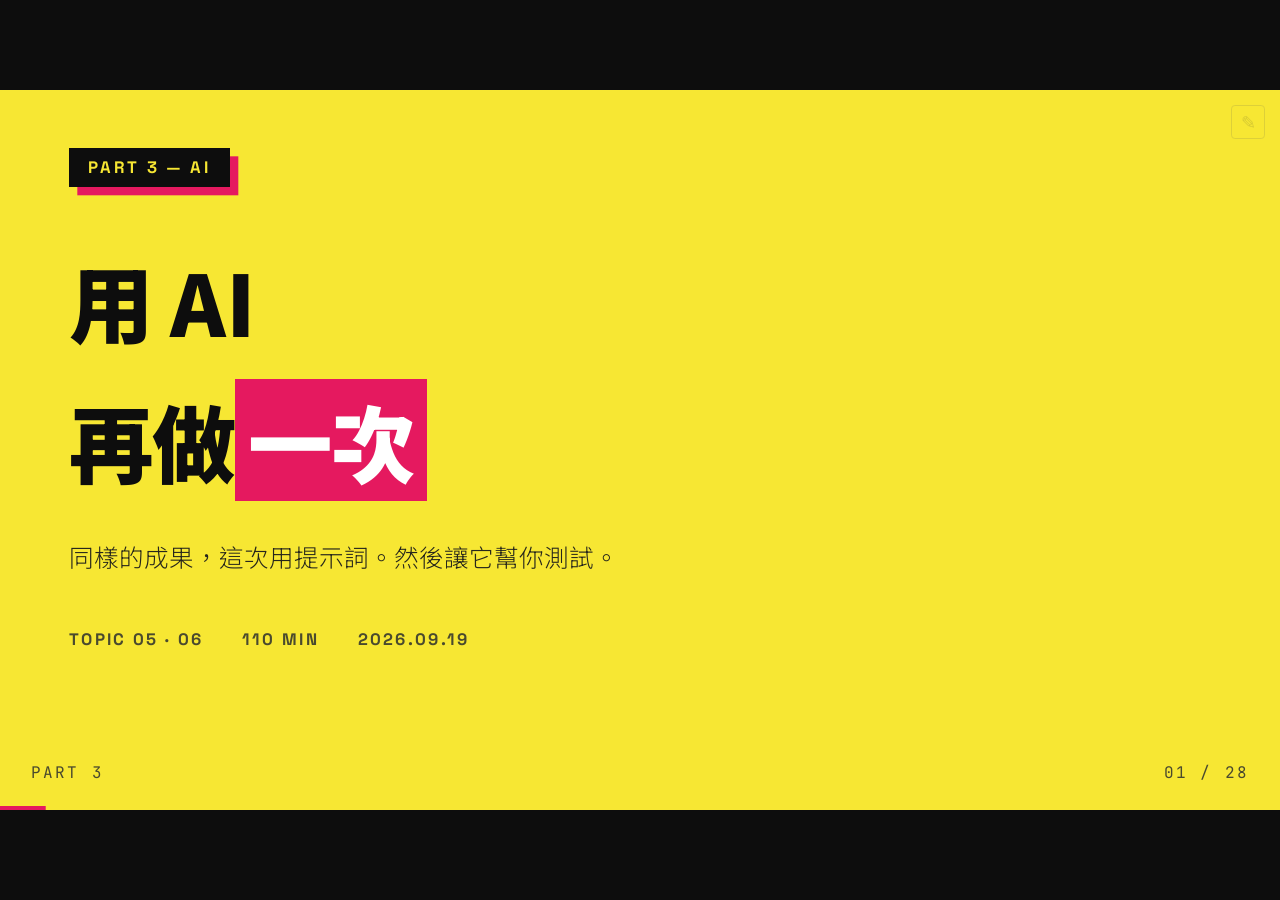
<file: slides/03-AI.html>
<!doctype html>
<html lang="zh-Hant">
<head>
<meta charset="utf-8">
<meta name="viewport" content="width=device-width,initial-scale=1">
<title>03 AI｜後端伺服器基礎教學</title>
<link rel="preconnect" href="https://fonts.googleapis.com">
<link rel="preconnect" href="https://fonts.gstatic.com" crossorigin>
<link href="https://fonts.googleapis.com/css2?family=JetBrains+Mono:wght@400;700&family=Noto+Sans+TC:wght@300;400;500;700;900&family=Space+Grotesk:wght@500;700&display=swap" rel="stylesheet">
<style>
/* ══════════ SHARED ══════════ 三份簡報共用：引擎、版面、元件級距 */
*{box-sizing:border-box;margin:0;padding:0}
html,body{height:100%;overflow:hidden}
body{background:var(--void);display:grid;place-items:center;font-family:var(--sans);-webkit-font-smoothing:antialiased}
#stage{width:min(100vw,177.78vh);aspect-ratio:16/9;container-type:inline-size;position:relative;overflow:hidden;background:var(--bg);color:var(--fg)}
#fx{position:absolute;inset:0;z-index:5;pointer-events:none}

.slide{position:absolute;inset:0;opacity:0;visibility:hidden;pointer-events:none;transition:opacity .34s cubic-bezier(.22,1,.36,1),visibility .34s}
.slide.on{opacity:1;visibility:visible;pointer-events:auto}
.pad{position:absolute;inset:0;padding:4.5cqw 5.4cqw 6.4cqw;display:flex;flex-direction:column}
.pad>*{min-width:0;max-width:100%;flex:0 0 auto}
.slide.on [data-r]{animation:rise .52s cubic-bezier(.16,1,.3,1) both;animation-delay:calc(var(--i,0)*65ms)}
@keyframes rise{from{opacity:0;transform:translateY(1.4cqw)}to{opacity:1;transform:none}}
@media (prefers-reduced-motion:reduce){.slide,.slide.on [data-r]{transition:none;animation:none}}

/* 底部 UI */
#bar{position:absolute;left:0;bottom:0;height:.34cqw;width:100%;background:var(--acc);transform-origin:0 50%;transform:scaleX(0);transition:transform .34s cubic-bezier(.22,1,.36,1);z-index:6}
#cnt,#tag{position:absolute;bottom:2.1cqw;font-family:var(--mono);font-size:1.25cqw;color:var(--fg3);letter-spacing:.14em;z-index:6}
#cnt{right:2.4cqw}#tag{left:2.4cqw}
.zone{position:absolute;top:0;bottom:0;width:14%;z-index:4;cursor:pointer}
.zone.l{left:0}.zone.r{right:0}

/* 覆蓋層 */
.ov{position:absolute;inset:0;z-index:20;background:color-mix(in srgb,var(--void) 94%,transparent);padding:5cqw 6cqw;overflow:auto;display:none;font-family:var(--mono)}
.ov.on{display:block}
.ov h5{font-size:1.4cqw;letter-spacing:.3em;color:var(--acc);margin-bottom:2.4cqw;text-transform:uppercase}
#toc ol{list-style:none;columns:2;column-gap:5cqw}
#toc li{font-size:1.4cqw;line-height:2.25;color:var(--fg2);cursor:pointer;display:flex;gap:1.4cqw;break-inside:avoid}
#toc li:hover{color:var(--fg)}
#toc li b{color:var(--fg4);font-weight:400;min-width:3.4cqw}
#toc li.cur{color:var(--acc)}
#note{position:absolute;left:0;right:0;bottom:0;z-index:18;background:var(--panel);border-top:.14cqw solid var(--line);padding:2.2cqw 3cqw;font-size:1.45cqw;line-height:1.85;color:var(--fg2);display:none;max-height:38%;overflow:auto;font-family:var(--sans)}
#note.on{display:block}
#note::before{content:"講者備註";display:block;font-family:var(--mono);font-size:1.05cqw;letter-spacing:.28em;color:var(--fg4);margin-bottom:1cqw}
#help dl{display:grid;grid-template-columns:auto 1fr;gap:1.2cqw 2.4cqw;font-size:1.4cqw;color:var(--fg2)}
#help dt{color:var(--fg);text-align:right}

/* ══ 元件語彙 ══ */
.eyebrow{font-size:1.35cqw;color:var(--fg3);letter-spacing:.06em;flex:none}
.eyebrow b{color:var(--fg);font-weight:400}
.rule{height:.12cqw;background:var(--line);margin:1.5cqw 0;flex:none}

.h1{font-size:6.6cqw;font-weight:900;line-height:1.08;letter-spacing:-.01em;text-shadow:var(--h1-shadow,none)}
.h2{font-size:4.2cqw;font-weight:900;line-height:1.14;letter-spacing:-.01em}
.h3{font-size:3.05cqw;font-weight:700;line-height:1.24}
.lead{font-size:1.92cqw;color:var(--fg2);font-weight:300;line-height:1.7;max-width:46ch}
.small{font-size:1.45cqw;color:var(--fg3);line-height:1.7}
.hot{color:var(--acc)}
.dim{color:var(--fg3)}
.cur{display:inline-block;width:.6em;height:.9em;background:var(--fg);vertical-align:-.06em;margin-left:.16em;animation:blink 1.1s steps(1,end) infinite}
@keyframes blink{50%{opacity:0}}
@media (prefers-reduced-motion:reduce){.cur{animation:none}}

.bullets{list-style:none;margin-top:2.1cqw;display:flex;flex-direction:column;gap:1.3cqw}
.bullets li{font-size:1.9cqw;line-height:1.5;padding-left:3cqw;position:relative;color:var(--fg)}
.bullets li::before{content:"▸";position:absolute;left:0;color:var(--acc);font-family:var(--mono)}
.bullets li span{display:block;font-size:1.48cqw;color:var(--fg3);margin-top:.4cqw;line-height:1.6;font-weight:300}
.bullets.tight li{font-size:1.75cqw}

.grid{display:grid;gap:1.8cqw;margin-top:2.2cqw}
.grid>*{min-width:0}
.g2{grid-template-columns:repeat(2,1fr)}
.g3{grid-template-columns:repeat(3,1fr)}
.g4{grid-template-columns:repeat(4,1fr)}
.card{border:var(--card-bd);background:var(--card-bg);border-radius:var(--radius);box-shadow:var(--shadow);padding:1.8cqw 1.7cqw;position:relative}
.card b{display:block;font-family:var(--label-font);font-size:1.08cqw;letter-spacing:var(--label-ls);color:var(--acc);margin-bottom:.8cqw;text-transform:uppercase}
.card strong{display:block;font-size:2.1cqw;font-weight:700;margin-bottom:.7cqw}
.card span{font-size:1.44cqw;color:var(--fg2);line-height:1.62;font-weight:300}

.code{font-family:var(--mono);font-size:1.44cqw;line-height:1.8;background:var(--code-bg);border:var(--card-bd);border-radius:var(--radius);padding:1.7cqw 2cqw;white-space:pre;overflow:hidden;color:var(--fg2);margin-top:1.9cqw}
.code .c{color:var(--fg4)}
.code .k{color:var(--acc)}
.code .s{color:var(--ok)}
.code .f{color:var(--fg);font-weight:700}
.code .hl{background:var(--acc-bg);display:inline-block;min-width:100%}
.code.sm{font-size:1.28cqw;line-height:1.72}
.code.xs{font-size:1.2cqw;line-height:1.66}

.callout{border-left:.34cqw solid var(--acc);background:var(--acc-bg);padding:1.35cqw 1.9cqw;margin-top:1.9cqw;font-size:1.65cqw;line-height:1.6}
.callout b{color:var(--acc)}
.callout.ok{border-color:var(--ok);background:var(--ok-bg)}
.callout.ok b{color:var(--ok)}

.flow{display:flex;align-items:stretch;gap:0;margin-top:2.2cqw}
.flow .st{flex:1;min-width:0;border:var(--card-bd);background:var(--card-bg);border-radius:var(--radius);padding:1.5cqw 1.2cqw;text-align:center}
.flow .ar{display:flex;align-items:center;padding:0 .9cqw;color:var(--acc);font-family:var(--mono);font-size:1.8cqw}
.flow .st b{display:block;font-family:var(--label-font);font-size:1.05cqw;color:var(--fg4);letter-spacing:.16em;margin-bottom:.8cqw}
.flow .st strong{display:block;font-size:1.72cqw;font-weight:700}
.flow .st span{display:block;font-size:1.25cqw;color:var(--fg3);margin-top:.5cqw;line-height:1.5;font-weight:300}

.tbl{width:100%;border-collapse:collapse;margin-top:2cqw;font-size:1.52cqw}
.tbl th{font-family:var(--label-font);font-size:1.12cqw;letter-spacing:.16em;color:var(--acc);text-transform:uppercase;text-align:left;padding:.9cqw 1.2cqw;border-bottom:.14cqw solid var(--line)}
.tbl td{padding:1cqw 1.2cqw;border-bottom:.14cqw solid var(--line2);color:var(--fg2);vertical-align:top;line-height:1.6}
.tbl td:first-child{color:var(--fg);font-weight:700}
.tbl tr:last-child td{border-bottom:none}

.tree{font-family:var(--mono);font-size:1.6cqw;line-height:1.92;color:var(--fg2);white-space:pre;margin-top:2cqw;overflow:hidden}
.tree b{color:var(--fg);font-weight:700}
.tree i{color:var(--fg4);font-style:normal}

.kbd{font-family:var(--mono);font-size:.82em;border:.12cqw solid var(--fg3);border-bottom-width:.28cqw;padding:.15em .5em;border-radius:.25em;color:var(--fg)}
.big{font-family:var(--mono);font-size:11cqw;font-weight:700;line-height:.86;color:var(--acc);letter-spacing:-.03em}
.mt{margin-top:auto}
.ctr{justify-content:center}
.chapter .pad{justify-content:center}
.chapter .big{margin-bottom:1.8cqw}
.chapter .h2{font-size:5.2cqw}
.chapter .lead{margin-top:1.8cqw;font-size:2.05cqw}
.cover .pad{justify-content:flex-end;padding-bottom:9cqw}
.cover .eyebrow{margin-bottom:auto}

/* ══ 圖片區塊（編輯模式插入） ══ */
.img{margin-top:1.6cqw;width:60%;position:relative}
.img img{display:block;width:100%;height:auto;border:var(--card-bd);box-shadow:var(--shadow);background:var(--card-bg)}
.img.c{margin-left:auto;margin-right:auto}
.img.r{margin-left:auto}
.img.free{position:absolute;margin:0;z-index:2}

/* ══ 編輯模式 ══ */
#ebtn{position:absolute;right:1.2cqw;top:1.2cqw;z-index:7;width:2.6cqw;height:2.6cqw;border:.1cqw solid var(--fg4);background:transparent;color:var(--fg3);font-size:1.4cqw;line-height:1;cursor:pointer;opacity:.18;transition:opacity .2s;border-radius:.3cqw;font-family:var(--sans)}
#ebtn:hover,body.editing #ebtn{opacity:1}
:fullscreen #ebtn{opacity:0}
body.editing{padding-bottom:4.6rem}
body.editing #stage{width:min(100vw,calc((100vh - 4.6rem)*1.7778))}
body.editing .zone{display:none}
body.editing .pad{cursor:text}
body.editing .pad:focus{outline:none}
body.editing .pad img{-webkit-user-drag:none;user-select:none}
body.editing .sel{outline:.18cqw dashed var(--acc);outline-offset:.35cqw}
body.editing .img.free{cursor:move}
body.editing #note{cursor:text}
body.editing #note:empty::after{content:"（點這裡輸入這一頁的講者備註）";color:var(--fg4)}
#etb{position:fixed;left:0;right:0;bottom:0;z-index:50;display:flex;flex-wrap:wrap;align-items:center;gap:.45rem 1rem;padding:.55rem 1rem;background:#14140f;color:#e8e6dc;font:13px/1.4 system-ui,"Noto Sans TC",sans-serif;border-top:1px solid #333;box-shadow:0 -4px 20px rgba(0,0,0,.35)}
#etb[hidden]{display:none}
#etb .g{display:flex;align-items:center;gap:.35rem}
#etb .g+.g{padding-left:1rem;border-left:1px solid #333}
#etb button,#etb .btn{font:inherit;padding:.35rem .7rem;border:1px solid #444;background:#222;color:#e8e6dc;border-radius:4px;cursor:pointer;white-space:nowrap;display:inline-block}
#etb button:hover,#etb .btn:hover{background:#333;border-color:#666}
#etb .primary{background:#ff9a4d;color:#14140f;border-color:#ff9a4d;font-weight:700}
#etb .primary:hover{background:#ffb070}
#etb .danger:hover{background:#5a1f1f;border-color:#a33}
#etb #epos{min-width:4.5rem;text-align:center;font-variant-numeric:tabular-nums;color:#aaa}
#etb .hint{flex-basis:100%;color:#8a887c;font-size:12px}
#bstrip{position:absolute;z-index:9;display:flex;gap:.15cqw;padding:0 0 .35cqw 0;transform:translate(-100%,-100%)}
#bstrip[hidden]{display:none}
#bstrip button{font:1.1cqw/1 system-ui,sans-serif;width:2.3cqw;height:2.3cqw;border:none;background:#14140f;color:#fff;cursor:pointer;border-radius:.25cqw;padding:0}
#bstrip button:hover{background:var(--acc);color:#14140f}
#bstrip button[data-act=free]{width:auto;padding:0 .6cqw}
#bstrip button.on{background:var(--acc);color:#14140f}
#bstrip:not(.img) .img-only{display:none}
#bhandle{position:absolute;z-index:9;width:1.5cqw;height:1.5cqw;background:var(--acc);border:.12cqw solid #14140f;cursor:nwse-resize;transform:translate(-50%,-50%);border-radius:.15cqw}
#bhandle[hidden]{display:none}
#dbanner,#toast{position:absolute;left:50%;transform:translateX(-50%);z-index:30;display:flex;gap:.6rem;align-items:center;background:#14140f;color:#fff;padding:.5rem .9rem;border-radius:6px;font:13px system-ui,"Noto Sans TC",sans-serif;box-shadow:0 4px 18px rgba(0,0,0,.4);max-width:90%}
#dbanner{top:1.2cqw}
#toast{bottom:4cqw;pointer-events:none}
#dbanner[hidden],#toast[hidden]{display:none}
#dbanner button{font:inherit;padding:.25rem .6rem;border:1px solid #555;background:#222;color:#fff;border-radius:4px;cursor:pointer}
#dbanner button:hover{background:#444}

/* ══════════ SKIN ══════════ 03 粗獷海報 / Neo-Brutalist */
:root{
  --bg:#f7e733; --void:#0d0d0d;
  --fg:#0d0d0d; --fg2:#26261c; --fg3:#4a4a2e; --fg4:#6b6b52;
  --acc:#e5195f; --ok:#0a8f63;
  --line:#0d0d0d; --line2:rgba(13,13,13,.22);
  --card-bd:.45cqw solid #0d0d0d; --card-bg:#fffdf2;
  --code-bg:#0d0d0d; --acc-bg:#fffdf2; --ok-bg:#fffdf2;
  --panel:#fffdf2; --radius:0; --shadow:.9cqw .9cqw 0 #0d0d0d;
  --mono:"JetBrains Mono",ui-monospace,monospace;
  --sans:"Noto Sans TC","Space Grotesk",sans-serif;
  --h1-shadow:none;
  --label-font:"Space Grotesk","Noto Sans TC",sans-serif; --label-ls:.16em;
}
/* 標籤做成黑色色塊 */
.eyebrow{font-family:var(--label-font);font-weight:700;background:#0d0d0d;color:#f7e733;
  align-self:flex-start;padding:.7cqw 1.5cqw;letter-spacing:.16em;text-transform:uppercase;
  box-shadow:.65cqw .65cqw 0 var(--acc);font-size:1.3cqw}
.eyebrow b{color:#f7e733}
.eyebrow.plain{background:none;color:var(--fg3);box-shadow:none;padding:0;text-transform:none;letter-spacing:.14em}
.eyebrow.plain b{color:var(--fg)}
/* 標題的螢光標記 */
mark{background:var(--acc);color:#fff;padding:0 1cqw;box-decoration-break:clone;-webkit-box-decoration-break:clone}
/* inline 元素的背景高度由字型的 em box 決定（Noto Sans TC 約 1.45em），
   跟 line-height 無關。標題若用預設的緊行距，色塊會往上蓋到前一行的字，
   所以含 mark 的標題要把行距撐開到 1.45em 以上再加一點視覺間隙。 */
.h1:has(mark),.h2:has(mark){line-height:1.65}
.h1,.h2,.h3{font-weight:900}
/* 程式碼是黑底，配色要獨立一套 */
.code{color:#efeee2;box-shadow:var(--shadow)}
.code .c{color:#8f8f7d}
.code .k{color:#ff7aa8}
.code .s{color:#3fe0c0}
.code .f{color:#f7e733}
.code .hl{background:rgba(229,25,95,.28)}
/* 提示框＝白卡片＋粗左邊 */
.callout{border:var(--card-bd);border-left-width:1.5cqw;border-left-color:var(--acc);box-shadow:.8cqw .8cqw 0 #0d0d0d;color:var(--fg2)}
.callout.ok{border-left-color:var(--ok)}
.bullets li::before{content:"■";font-size:.72em;top:.22em}
/* 表格在黃底上，表頭用黑字配粉紅底線 */
.tbl th{color:#0d0d0d;border-bottom:.3cqw solid var(--acc)}
.tbl td{border-bottom:.14cqw solid var(--line2)}
.big{color:#0d0d0d;font-family:var(--label-font);font-weight:700}
.tree{color:var(--fg2)}.tree b{color:#0d0d0d}.tree i{color:var(--fg4)}
/* 深色覆蓋層上的文字要翻轉，否則深色底配深色字會看不見 */
.ov{background:rgba(13,13,13,.96)}
.ov h5{color:var(--acc)}
#toc li{color:#e6e5d6}#toc li b{color:#6b6b52}#toc li:hover{color:#f7e733}#toc li.cur{color:#ff7aa8}
#help dl{color:#e6e5d6}#help dt{color:#f7e733}
#note{color:var(--fg2);border-top:.4cqw solid #0d0d0d}
#note::before{color:var(--fg4)}
#cnt,#tag{color:var(--fg3)}
</style>
</head>
<body>
<div id="stage">
<div id="fx"></div>
<!-- ══════════ 開場 ══════════ -->
<section class="slide cover" data-tag="PART 3" data-note="最後一段。氣氛可以輕鬆一點，但核心訊息要很硬：AI 不是讓你不用學，是讓懂的人變快。">
  <div class="pad">
    <div class="eyebrow" data-r>PART 3 — AI</div>
    <h1 class="h1" data-r>用 AI<br>再做<mark>一次</mark></h1>
    <p class="lead" data-r style="margin-top:2cqw">同樣的成果，這次用提示詞。然後讓它幫你測試。</p>
    <div class="eyebrow plain mt" data-r style="display:flex;gap:3cqw;margin-top:4cqw">
      <span>TOPIC 05 · 06</span><span>110 MIN</span><span>2026.09.19</span>
    </div>
  </div>
</section>

<section class="slide" data-tag="PART 3" data-note="這頁是整個下半場的論點。講慢一點。如果今天只有一句話被記住，應該是這句。">
  <div class="pad ctr">
    <div class="eyebrow" data-r>核心主張</div>
    <h2 class="h2" data-r style="margin-top:2.4cqw">AI 不會讓你不用懂。<br>它讓<mark>懂的人</mark>快十倍。</h2>
    <div class="grid g2" data-r style="margin-top:3cqw">
      <div class="card"><b>不懂的人用 AI</b><strong>拿到一坨會動的程式碼</strong><span>不知道對不對、不知道安不安全、一改就壞、出錯只能重問。</span></div>
      <div class="card"><b>懂的人用 AI</b><strong>拿到一份初稿</strong><span>看得懂、挑得出問題、知道該補什麼、能精準描述下一步。</span></div>
    </div>
    <div class="callout" data-r><b>上午那 90 分鐘，就是為了讓你站在右邊這一欄。</b></div>
  </div>
</section>

<!-- ══════════ 主題 05 ══════════ -->
<section class="slide chapter" data-tag="TOPIC 05" data-note="章節頁。接下來要一步步把上午的步驟用提示詞重做。">
  <div class="pad">
    <div class="big" data-r>05</div>
    <h2 class="h2" data-r>用 AI 一步步做出同樣的成果</h2>
    <p class="lead" data-r>把上午的每個 Step，改寫成一段提示詞。</p>
    <div class="eyebrow plain mt" data-r>PART 3 · 70 MIN</div>
  </div>
</section>

<section class="slide" data-tag="TOPIC 05" data-note="提示詞骨架是這節最實用的東西。請他們抄下這四個欄位，之後所有的提問都套這個模板。">
  <div class="pad">
    <div class="eyebrow" data-r>模板</div>
    <h3 class="h3" data-r style="margin-top:1.6cqw">一段好提示詞的四個部分</h3>
    <div class="grid g4" data-r>
      <div class="card"><b>01 角色</b><strong>你是誰</strong><span>「你是資深 Python 後端工程師」<br><br>決定它用什麼水準、什麼慣例回答你</span></div>
      <div class="card"><b>02 目標</b><strong>要什麼</strong><span>「寫一支登入 API」<br><br>一次一個目標，不要包裹三件事</span></div>
      <div class="card"><b>03 限制</b><strong>不要什麼</strong><span>「不要用 JWT」「先不接資料庫」<br><br>這一欄最常被省略，也最關鍵</span></div>
      <div class="card"><b>04 輸出</b><strong>長什麼樣</strong><span>「完整的 main.py 加啟動指令」<br><br>講清楚你要拿到什麼形式</span></div>
    </div>
    <div class="callout" data-r><b>少了第 03 欄，你會拿到一個「很厲害但你看不懂」的版本。</b></div>
  </div>
</section>

<section class="slide" data-tag="TOPIC 05" data-note="左右對照。請他們猜左邊那句會得到什麼 —— 通常會得到一個包含資料庫、JWT、Docker 的龐大專案，完全無法消化。">
  <div class="pad">
    <div class="eyebrow" data-r>對照</div>
    <h3 class="h3" data-r style="margin-top:1.6cqw">同一個需求，兩種問法</h3>
    <div class="grid g2" data-r>
      <div class="card"><b>❌ 你會拿到災難</b><strong>「幫我做一個登入系統」</strong><span>它會給你：JWT、SQLAlchemy、Alembic、Docker、OAuth2……一個你完全看不懂也跑不起來的專案。<br><br>然後你連從哪裡開始除錯都不知道。</span></div>
      <div class="card"><b>✓ 你會拿到能用的</b><strong>「用 FastAPI 寫一支 POST /api/login，輸入 username 和 password，成功回 token，失敗回 401，資料先用 dict 假資料，不要用 JWT」</strong><span>它會給你一個你看得懂、跑得動、改得動的版本。</span></div>
    </div>
    <div class="callout" data-r><b>差別不在 AI 有多強，在你把需求講得多清楚。</b>這件事跟你將來帶人做專案一模一樣。</div>
  </div>
</section>

<section class="slide" data-tag="TOPIC 05" data-note="這兩條鐵則貫穿整節。第二條特別重要 —— 上午我們花時間寫「規格」那頁，就是在為這一刻做準備。">
  <div class="pad">
    <div class="eyebrow" data-r>兩條鐵則</div>
    <h3 class="h3" data-r style="margin-top:1.6cqw">用 AI 寫程式的紀律</h3>
    <div class="grid g2" data-r>
      <div class="card"><b>鐵則一</b><strong>一次只要一步</strong><span>寫一支 API → 跑起來 → 確認對 → 再問下一步。<br><br>一次要五個功能，五個都有小問題，你會分不清是哪裡壞的。</span></div>
      <div class="card"><b>鐵則二</b><strong>給規格，不要給願望</strong><span>「做個好用的登入」是願望。<br>「POST /api/login，成功 200 回 token，失敗 401」是規格。<br><br>上午寫過規格表，現在直接貼給它。</span></div>
    </div>
    <div class="callout ok" data-r><b>注意到了嗎？</b>你上午學的每一件事，現在都變成了跟 AI 溝通的詞彙。</div>
  </div>
</section>

<section class="slide" data-tag="STEP 1-2" data-note="第一個實際示範。現場打開 AI 工具，真的把這段貼進去，讓他們看產出。不要用預錄的畫面。">
  <div class="pad">
    <div class="eyebrow" data-r>重做 Step 1</div>
    <h3 class="h3" data-r style="margin-top:1.4cqw">第一個伺服器</h3>
    <div class="code sm" data-r>你是 Python 教學者，對象是第一次寫後端的大學生。

目標：用 Python 標準函式庫（不要裝任何套件）寫一個
最簡單的 HTTP 伺服器，聽在 127.0.0.1:8000，
任何 GET 請求都回傳純文字「我是伺服器」。

限制：
- 不要用 Flask 或 FastAPI
- 程式碼不超過 15 行
- 每一行都要有繁體中文註解，解釋它在做什麼

輸出：完整可執行的 main.py，以及啟動指令。</div>
    <div class="callout" data-r><b>對照一下：</b>它給你的，跟你上午手寫的那 12 行，幾乎一樣。<span class="hot">因為你上午就是對的。</span></div>
  </div>
</section>

<section class="slide" data-tag="STEP 5" data-note="這是最完整的提示詞範例，請他們拍照。特別指出「限制」那四行 —— 沒有它們，產出會完全不一樣。">
  <div class="pad">
    <div class="eyebrow" data-r>重做 Step 5</div>
    <h3 class="h3" data-r style="margin-top:1.2cqw">登入 API 的完整提示詞</h3>
    <div class="code xs" data-r>你是資深 Python 後端工程師。

目標：用 FastAPI 寫一支登入 API。

規格：
- POST /api/login
- 輸入 JSON：username、password
- 成功回 200，body 是 {"token": "隨機字串"}
- 失敗回 401，detail 是「帳號或密碼錯誤」
- 帳號不存在和密碼錯誤，都回同一個訊息
- token 用 secrets.token_hex(16) 產生，存在記憶體的 dict

限制：
- 只寫這一支 API，不要順便加別的功能
- 不要用 JWT、不要接資料庫，我還沒學
- 不要寫 try/except 包住全部
- 每段加繁體中文註解

輸出：完整的 main.py，以及測試用的 curl 指令。</div>
  </div>
</section>

<section class="slide" data-tag="TOPIC 05" data-note="並排比較是這節的高潮。重點不是誰比較好，是「你看得懂它、也挑得出它的問題」。">
  <div class="pad">
    <div class="eyebrow" data-r>並排比較</div>
    <h3 class="h3" data-r style="margin-top:1.6cqw">手寫版 vs AI 版</h3>
    <table class="tbl" data-r>
      <tr><th></th><th>你上午手寫的</th><th>AI 三十秒生的</th></tr>
      <tr><td>正確性</td><td>能跑，你知道為什麼能跑</td><td>通常能跑</td></tr>
      <tr><td>速度</td><td>90 分鐘</td><td>30 秒</td></tr>
      <tr><td>你懂多少</td><td><span class="hot">100%</span></td><td>取決於你上午有沒有認真</td></tr>
      <tr><td>出錯時</td><td>知道去哪裡找</td><td>只能再問一次，或看得懂自己修</td></tr>
      <tr><td>面試被問</td><td>講得出設計理由</td><td>答不出來就結束了</td></tr>
    </table>
    <div class="callout" data-r><b>結論不是「不要用 AI」。</b>是「先讓自己有能力驗收，再全速使用」。</div>
  </div>
</section>

<section class="slide" data-tag="TOPIC 05" data-note="回報錯誤的方式決定了你能不能被救。很多人只貼一句「不能跑」，然後怪 AI 不好用。">
  <div class="pad">
    <div class="eyebrow" data-r>當它寫錯時</div>
    <h3 class="h3" data-r style="margin-top:1.4cqw">怎麼回報錯誤</h3>
    <div class="grid g2" data-r>
      <div class="card"><b>❌ 沒救的問法</b><strong>「不能跑」<br>「有錯誤」<br>「還是不行」</strong><span>它只能用猜的，然後給你另一個猜測。你們會來回五次都修不好。</span></div>
      <div class="card"><b>✓ 一次就解決</b><strong>四樣東西一起給</strong><span>① 你執行的完整指令<br>② 完整的錯誤訊息（含 Traceback）<br>③ 你的環境（Python 版本、作業系統）<br>④ 你期待的結果</span></div>
    </div>
    <div class="callout" data-r><b>加一句非常有效的話：</b>「請先說明這個錯誤的原因，再給修正後的程式碼。」<span class="hot">先解釋，你才學得到東西。</span></div>
  </div>
</section>

<section class="slide" data-tag="TOPIC 05" data-note="三個必問。這是把 AI 產出變成自己知識的方法，也是驗收的最低標準。請他們今天之後每次都問。">
  <div class="pad">
    <div class="eyebrow" data-r>貼上之前</div>
    <h3 class="h3" data-r style="margin-top:1.4cqw">先問自己三個問題</h3>
    <ul class="bullets" data-r>
      <li>這段程式碼，哪一行在做驗證？<span>指得出來，代表你看懂了流程；指不出來，先問 AI 逐行解釋</span></li>
      <li>如果使用者送出空密碼、超長字串，會發生什麼事？<span>AI 很常忽略邊界情況 —— 這是它最典型的疏漏</span></li>
      <li>它有沒有回傳不該回傳的東西？<span>密碼、內部錯誤訊息、其他人的資料，都是常見的外洩來源</span></li>
    </ul>
    <div class="callout" data-r><b>三題都答得出來，才按下貼上。</b>這個習慣會跟著你整個職涯。</div>
  </div>
</section>

<section class="slide" data-tag="TOPIC 05" data-note="AI 的四個典型坑。第一個「幻覺套件」要特別講 —— 它會發明不存在的函式庫名稱，而且講得非常有自信。">
  <div class="pad">
    <div class="eyebrow" data-r>已知地雷</div>
    <h3 class="h3" data-r style="margin-top:1.4cqw">AI 最常出的四種錯</h3>
    <div class="grid g2" data-r>
      <div class="card"><b>01 幻覺</b><strong>發明不存在的東西</strong><span>套件名、函式名、參數，講得非常有自信但根本沒有。<br>驗證：直接去官方文件搜尋。</span></div>
      <div class="card"><b>02 過時</b><strong>用的是三年前的寫法</strong><span>能跑，但已經被官方標記淘汰。<br>驗證：問「這是目前的建議寫法嗎？」</span></div>
      <div class="card"><b>03 不安全的預設</b><strong>圖方便的設定</strong><span>allow_origins=["*"]、密碼明文存、debug 模式開著上線。</span></div>
      <div class="card"><b>04 過度設計</b><strong>給你用不到的複雜度</strong><span>你只要一支 API，它給你一套架構。看不懂就是不能用。</span></div>
    </div>
  </div>
</section>

<section class="slide" data-tag="TOPIC 05" data-note="練習時間。讓他們自己動手，不要只看示範。走動巡堂，看誰的提示詞寫得含糊。">
  <div class="pad">
    <div class="eyebrow" data-r>換你做</div>
    <h3 class="h3" data-r style="margin-top:1.4cqw">練習：加一支新的 API</h3>
    <div class="grid g2" data-r>
      <div>
        <div class="eyebrow plain" style="margin-bottom:1.2cqw">任務</div>
        <ul class="bullets tight" style="margin-top:0">
          <li>新增 <span class="hot">POST /api/profile</span><span>讓登入者可以修改自己的 dept 欄位</span></li>
          <li>必須帶 token 才能改<span>沒帶或無效就回 401</span></li>
          <li>不能改別人的資料<span>只能改 token 對應到的那個人</span></li>
        </ul>
      </div>
      <div>
        <div class="eyebrow plain" style="margin-bottom:1.2cqw">評分標準</div>
        <ul class="bullets tight" style="margin-top:0">
          <li>用四段式骨架寫提示詞</li>
          <li>產出後能指出哪一行在驗證 token</li>
          <li>自己測過沒帶 token 的情況</li>
        </ul>
      </div>
    </div>
    <div class="callout" data-r><b>進階挑戰：</b>故意寫一段含糊的提示詞，看它給你什麼 —— 然後把它改精確，比較兩次的差別。</div>
  </div>
</section>

<section class="slide" data-tag="TOPIC 05" data-note="小抄頁，請他們拍照。這是這節最容易帶走的東西。">
  <div class="pad">
    <div class="eyebrow" data-r>帶走</div>
    <h3 class="h3" data-r style="margin-top:1.4cqw">提示詞小抄</h3>
    <div class="code xs" data-r>【角色】你是 ________ 工程師，對象是 ________。

【目標】________（一次只講一件事）

【規格】
- 路徑 / 輸入 / 成功回什麼 / 失敗回什麼

【限制】
- 不要用 ________（我還沒學）
- 只做這一件事，不要順便加功能
- 加繁體中文註解

【輸出】完整檔案 + 執行指令 + 測試方式

── 出錯時 ──────────────────────────
我執行了：________
完整錯誤訊息：________
環境：________
請先說明原因，再給修正後的程式碼。</div>
  </div>
</section>

<!-- ══════════ 主題 06 ══════════ -->
<section class="slide chapter" data-tag="TOPIC 06" data-note="最後一個主題。測試通常是學生最沒興趣的部分 —— 用「AI 幫你寫」當誘因，把它變成最輕鬆的一節。">
  <div class="pad">
    <div class="big" data-r>06</div>
    <h2 class="h2" data-r>用 AI 進行測試</h2>
    <p class="lead" data-r>最無聊的工作，剛好是 AI 最擅長的。</p>
    <div class="eyebrow plain mt" data-r>PART 3 · 30 MIN</div>
  </div>
</section>

<section class="slide" data-tag="TOPIC 06" data-note="用他們剛剛的經驗切入：上午改 CORS 的時候，有沒有人不小心把登入弄壞了？沒有測試，你不會知道。">
  <div class="pad">
    <div class="eyebrow" data-r>為什麼</div>
    <h3 class="h3" data-r style="margin-top:1.6cqw">沒有測試的專案，改一行就要全部重試</h3>
    <div class="grid g2" data-r>
      <div class="card"><b>沒有測試</b><strong>每次改動都要手動點一遍</strong><span>開瀏覽器 → 登入 → 看畫面 → 登出 → 試錯密碼……<br><br>改五次就點五遍。所以大家最後都不點了，然後上線才爆炸。</span></div>
      <div class="card"><b>有測試</b><strong>一行指令，兩秒知道</strong><span>pytest<br><br>七個情境全部自動跑一遍，哪個壞了直接告訴你。</span></div>
    </div>
    <div class="callout" data-r><b>測試不是為了證明程式對，</b>是為了讓你<span class="hot">敢改</span>。這跟上午 Git 分支的道理完全一樣。</div>
  </div>
</section>

<section class="slide" data-tag="TOPIC 06" data-note="三層只要知道概念，今天只做中間那層（API 測試），因為投報率最高。">
  <div class="pad">
    <div class="eyebrow" data-r>分類</div>
    <h3 class="h3" data-r style="margin-top:1.6cqw">測試的三個層次</h3>
    <div class="flow" data-r>
      <div class="st"><b>UNIT</b><strong>單元測試</strong><span>測一個函式<br>快、多、便宜</span></div>
      <div class="ar">▶</div>
      <div class="st"><b>API</b><strong>介面測試</strong><span>測一支 API 的輸入輸出<br><br>今天做這層</span></div>
      <div class="ar">▶</div>
      <div class="st"><b>E2E</b><strong>端對端測試</strong><span>模擬真人操作瀏覽器<br>慢、貴、但最接近真實</span></div>
    </div>
    <div class="callout" data-r><b>為什麼選中間？</b>對後端來說，API 測試的投報率最高 —— 一個測試就涵蓋了路由、驗證、邏輯、回應格式。</div>
  </div>
</section>

<section class="slide" data-tag="TOPIC 06" data-note="這是這節最重要的一頁。注意提示詞裡「列出你想到但我沒列到的案例」那一行 —— 那是把 AI 當同事而不是打字機的關鍵。">
  <div class="pad">
    <div class="eyebrow" data-r>提示詞</div>
    <h3 class="h3" data-r style="margin-top:1.2cqw">叫 AI 寫測試</h3>
    <div class="code xs" data-r>你是熟悉 pytest 的 Python 測試工程師。

目標：為下面這支 /api/login 寫 pytest 測試。
（把你的 main.py 貼上來）

請涵蓋這些情境：
- 帳號密碼正確 → 200 且回應有 token
- 密碼錯誤 → 401
- 帳號不存在 → 401
- 缺少 password 欄位 → 422
- username 是空字串
- password 是 1000 個字元的超長字串
- username 傳入 SQL 注入字串 ' OR '1'='1

限制：
- 用 fastapi.testclient.TestClient
- 一個情境一個測試函式，函式名要看得懂
- 每個測試加繁體中文註解說明在測什麼

最後：請另外列出你想到、但我沒列到的測試案例。</div>
  </div>
</section>

<section class="slide" data-tag="TOPIC 06" data-note="pytest 的結構要教，否則他們看不懂 AI 給的東西。重點是 assert 這個字 —— 「主張」，不成立就失敗。">
  <div class="pad">
    <div class="eyebrow" data-r>看懂它</div>
    <h3 class="h3" data-r style="margin-top:1.4cqw">pytest 的長相</h3>
    <div class="code xs" data-r><span class="k">from</span> fastapi.testclient <span class="k">import</span> TestClient
<span class="k">from</span> main <span class="k">import</span> app

client = TestClient(app)          <span class="c"># 一個假的瀏覽器，不用真的開伺服器</span>

<span class="k">def</span> <span class="f">test_login_success</span>():          <span class="c"># 函式名一定要 test_ 開頭</span>
    <span class="c">"""正確的帳號密碼應該拿到 token"""</span>
    r = client.post(<span class="s">"/api/login"</span>, json={<span class="s">"username"</span>: <span class="s">"jase"</span>, <span class="s">"password"</span>: <span class="s">"1234"</span>})
    <span class="k">assert</span> r.status_code == <span class="s">200</span>       <span class="c"># assert = 我主張……</span>
    <span class="k">assert</span> <span class="s">"token"</span> <span class="k">in</span> r.json()        <span class="c"># 不成立就算這個測試失敗</span>

<span class="k">def</span> <span class="f">test_login_wrong_password</span>():
    <span class="c">"""密碼錯誤應該被擋下來"""</span>
    r = client.post(<span class="s">"/api/login"</span>, json={<span class="s">"username"</span>: <span class="s">"jase"</span>, <span class="s">"password"</span>: <span class="s">"xxxx"</span>})
    <span class="k">assert</span> r.status_code == <span class="s">401</span></div>
    <div class="callout" data-r><b>執行：</b><span class="hot">pip install pytest</span> 然後 <span class="hot">pytest -v</span>。綠色是通過，紅色是失敗。</div>
  </div>
</section>

<section class="slide" data-tag="TOPIC 06" data-note="這頁是重點：AI 通常會補出你沒想到的案例。現場念一遍它多列出來的，學生會很有感 —— 原來測試要想這麼多。">
  <div class="pad">
    <div class="eyebrow" data-r>驚喜</div>
    <h3 class="h3" data-r style="margin-top:1.4cqw">AI 想到的，通常比你多</h3>
    <div class="grid g2" data-r>
      <div>
        <div class="eyebrow plain" style="margin-bottom:1.2cqw">你會想到的</div>
        <ul class="bullets tight" style="margin-top:0">
          <li>帳號密碼對</li>
          <li>密碼錯</li>
          <li>帳號不存在</li>
        </ul>
      </div>
      <div>
        <div class="eyebrow plain" style="margin-bottom:1.2cqw">它還會補上的</div>
        <ul class="bullets tight" style="margin-top:0">
          <li>大小寫不同的帳號算同一個嗎</li>
          <li>前後有空白的帳號</li>
          <li>Unicode、表情符號當密碼</li>
          <li>同一組帳密連續登入，token 會不會重複</li>
          <li>錯誤訊息有沒有洩漏「帳號存在」</li>
        </ul>
      </div>
    </div>
    <div class="callout" data-r><b>這就是 AI 在測試上的真正價值：</b>它不會累，也沒有「應該不會有人這樣用」的盲點。</div>
  </div>
</section>

<section class="slide" data-tag="TOPIC 06" data-note="一定要讓測試真的失敗一次。故意把 401 改成 403，跑一次看紅字，再改回來。看過失敗長什麼樣，他們才不會怕。">
  <div class="pad">
    <div class="eyebrow" data-r>紅燈</div>
    <h3 class="h3" data-r style="margin-top:1.4cqw">看懂失敗訊息</h3>
    <div class="code sm" data-r>FAILED test_main.py::test_login_wrong_password

    <span class="k">def</span> test_login_wrong_password():
        r = client.post(<span class="s">"/api/login"</span>, json={...})
&gt;       <span class="k">assert</span> r.status_code == <span class="s">401</span>
E       <span class="k">assert 403 == 401</span>
E        +  where 403 = &lt;Response [403]&gt;.status_code

<span class="c">══ 1 failed, 6 passed in 0.42s ══</span></div>
    <ul class="bullets tight" data-r style="margin-top:1.6cqw">
      <li>哪個測試失敗了：<span class="hot">test_login_wrong_password</span></li>
      <li>期待什麼、實際拿到什麼：<span class="hot">期待 401，實際 403</span></li>
      <li>其他六個還是綠的 —— 所以問題被縮小到一個地方了</li>
    </ul>
  </div>
</section>

<section class="slide" data-tag="TOPIC 06" data-note="修 bug 的流程。強調第 1 步：先讓測試重現問題。這是專業與業餘的分界線。">
  <div class="pad">
    <div class="eyebrow" data-r>流程</div>
    <h3 class="h3" data-r style="margin-top:1.6cqw">請 AI 修 bug 的正確順序</h3>
    <div class="flow" data-r>
      <div class="st"><b>01</b><strong>先寫測試</strong><span>讓失敗可以被重現</span></div>
      <div class="ar">▶</div>
      <div class="st"><b>02</b><strong>貼完整訊息</strong><span>測試碼＋失敗輸出＋相關程式碼</span></div>
      <div class="ar">▶</div>
      <div class="st"><b>03</b><strong>要它先解釋</strong><span>「為什麼會 403」</span></div>
      <div class="ar">▶</div>
      <div class="st"><b>04</b><strong>再跑一次</strong><span>綠了才算修好</span></div>
    </div>
    <div class="callout" data-r><b>沒有第 01 步，你永遠不知道它到底修好了沒。</b>「看起來好了」不是驗收標準，測試變綠才是。</div>
  </div>
</section>

<section class="slide" data-tag="TOPIC 06" data-note="覆蓋率要講，但更要講它的陷阱 —— 100% 覆蓋率不等於沒 bug。這是給比較強的學生的。">
  <div class="pad">
    <div class="eyebrow" data-r>數字的陷阱</div>
    <h3 class="h3" data-r style="margin-top:1.6cqw">測試覆蓋率</h3>
    <div class="grid g2" data-r>
      <div class="card"><b>它告訴你什麼</b><strong>哪幾行從來沒被跑過</strong><span>pytest --cov 會列出沒被測試碰到的行數。<br><br>那些地方是你的盲區。</span></div>
      <div class="card"><b>它不告訴你什麼</b><strong>跑過 ≠ 測對了</strong><span>每一行都跑過，但你只檢查了「有回應」沒檢查「回應正確」—— 覆蓋率一樣是 100%。</span></div>
    </div>
    <div class="callout" data-r><b>把它當地圖，不要當成績。</b>覆蓋率低一定有問題，覆蓋率高不代表沒問題。</div>
  </div>
</section>

<section class="slide" data-tag="TOPIC 06" data-note="把 Git 接回來，讓一整天形成閉環。測試也是程式碼，也要進版控。">
  <div class="pad">
    <div class="eyebrow" data-r>閉環</div>
    <h3 class="h3" data-r style="margin-top:1.6cqw">測試寫完，記得 commit</h3>
    <div class="code" data-r><span class="f">pytest</span> -v                       <span class="c"># 先確認全綠</span>

<span class="f">git</span> add test_main.py
<span class="f">git</span> commit -m <span class="s">"新增登入 API 的測試，涵蓋七種情境"</span>
<span class="f">git</span> push</div>
    <div class="callout ok" data-r><b>現在你的專案有了完整的一圈：</b>版本控制 → 後端程式 → 部署上線 → 自動測試。<span class="hot">這就是一個真實專案的骨架。</span></div>
  </div>
</section>

<!-- ══════════ 收尾 ══════════ -->
<section class="slide" data-tag="CLOSING" data-note="回顧地圖。一頁把六小時走完，讓他們感覺到自己今天真的移動了很遠。">
  <div class="pad">
    <div class="eyebrow" data-r>六小時</div>
    <h3 class="h3" data-r style="margin-top:1.4cqw">你今天走過的路</h3>
    <div class="grid g3" data-r>
      <div class="card"><b>PART 1</b><strong>基礎</strong><span>看懂三層式架構與一個請求的完整旅程<br><br>用 Git 管理專案，並用 Git Graph 看懂歷史</span></div>
      <div class="card"><b>PART 2</b><strong>開發</strong><span>手寫三支 API、完成登入到個人資料的流程<br><br>踩過 CORS、401、422，並把網站發佈上線</span></div>
      <div class="card"><b>PART 3</b><strong>AI</strong><span>用四段式提示詞重做同樣的成果<br><br>讓 AI 產生七種情境的測試並修好 bug</span></div>
    </div>
    <div class="callout" data-r><b>早上你只有一個空資料夾。</b>現在你有一個上線中的網站、一份版本紀錄、一組會自動跑的測試。</div>
  </div>
</section>

<section class="slide" data-tag="CLOSING" data-note="路線圖。給他們明確的下一步，不要只說「繼續加油」。可以問誰想做專題，推薦第一個方向。">
  <div class="pad">
    <div class="eyebrow" data-r>接下來</div>
    <h3 class="h3" data-r style="margin-top:1.4cqw">下一步學什麼</h3>
    <table class="tbl" data-r>
      <tr><th>順序</th><th>主題</th><th>為什麼是現在</th></tr>
      <tr><td>1</td><td>資料庫與 SQL</td><td>今天用 dict 假裝的那塊，是真實系統的核心</td></tr>
      <tr><td>2</td><td>密碼雜湊與 JWT</td><td>今天的 token 是簡化版，正式專案不能這樣寫</td></tr>
      <tr><td>3</td><td>前端框架（React / Vue）</td><td>原生 JS 夠用，但畫面一複雜就會想要它</td></tr>
      <tr><td>4</td><td>Docker</td><td>解決「在我電腦上明明可以跑」的終極方案</td></tr>
    </table>
    <div class="callout" data-r><b>建議做法：</b>把今天的 MiniProfile 繼續長大，不要每次都開新專案。一個專案做到第四項，勝過四個半成品。</div>
  </div>
</section>

<section class="slide" data-tag="CLOSING" data-note="資源頁。停久一點讓他們拍照。">
  <div class="pad">
    <div class="eyebrow" data-r>帶走</div>
    <h3 class="h3" data-r style="margin-top:1.4cqw">資源與練習</h3>
    <div class="grid g2" data-r>
      <div>
        <div class="eyebrow plain" style="margin-bottom:1.2cqw">官方文件（優先看這些）</div>
        <ul class="bullets tight" style="margin-top:0">
          <li>FastAPI 官方教學<span>fastapi.tiangolo.com — 有完整中文翻譯</span></li>
          <li>MDN Web Docs<span>developer.mozilla.org — HTTP、fetch 的權威來源</span></li>
          <li>Pro Git（免費電子書）<span>git-scm.com/book/zh-tw</span></li>
        </ul>
      </div>
      <div>
        <div class="eyebrow plain" style="margin-bottom:1.2cqw">課後練習（擇一完成）</div>
        <ul class="bullets tight" style="margin-top:0">
          <li>把假資料換成 SQLite</li>
          <li>加上註冊功能與密碼雜湊</li>
          <li>讓個人資料頁可以編輯並存回去</li>
          <li>把測試補到十個情境以上</li>
        </ul>
      </div>
    </div>
  </div>
</section>

<section class="slide" data-tag="CLOSING" data-note="最後一頁。留 Q&A 時間。可以留聯絡方式，也鼓勵他們把做出來的網址貼出來互相看。">
  <div class="pad ctr">
    <div class="eyebrow" data-r>END</div>
    <h2 class="h2" data-r style="margin-top:2.4cqw">你已經<mark>寫過</mark>後端了。</h2>
    <p class="lead" data-r style="margin-top:2.4cqw">今天最重要的不是那三支 API，是你現在有能力判斷一段後端程式碼是好是壞 —— 不管它是誰寫的。</p>
    <div class="callout ok" data-r style="margin-top:3cqw"><b>謝謝大家。</b>現在是提問時間 —— 任何問題都可以，包含今天沒講到的。</div>
  </div>
</section>

<!-- ══════════ UI ══════════ -->
<div class="zone l" id="zl"></div>
<div class="zone r" id="zr"></div>
<div id="tag"></div>
<div id="cnt"></div>
<div id="bar"></div>
<div class="ov" id="toc"><h5>目錄 — 點擊跳頁</h5></div>
<div class="ov" id="help"><h5>鍵盤操作</h5>
  <dl>
    <dt>→ / ↓ / Space</dt><dd>下一頁</dd>
    <dt>← / ↑</dt><dd>上一頁</dd>
    <dt>Home / End</dt><dd>第一頁 / 最後一頁</dd>
    <dt>O</dt><dd>目錄（可點擊跳頁）</dd>
    <dt>N</dt><dd>講者備註</dd>
    <dt>F</dt><dd>全螢幕</dd>
    <dt>E</dt><dd>編輯模式：直接改文字、插入圖片、調整區塊與頁面順序，改完匯出 HTML</dd>
    <dt>?</dt><dd>這張說明</dd>
    <dt>Esc</dt><dd>關閉覆蓋層</dd>
  </dl>
</div>
<div id="note"></div>
<button id="ebtn" type="button" title="編輯模式（E）">✎</button>
<div id="bstrip" hidden>
  <button type="button" data-act="parent" title="選取外層區塊">↖</button>
  <button type="button" data-act="up" title="往上移">↑</button>
  <button type="button" data-act="down" title="往下移">↓</button>
  <button type="button" data-act="alignL" class="img-only" title="靠左">◧</button>
  <button type="button" data-act="alignC" class="img-only" title="置中">▣</button>
  <button type="button" data-act="alignR" class="img-only" title="靠右">◨</button>
  <button type="button" data-act="free" class="img-only" title="自由放置：可拖曳到投影片任何位置；再按一次回到排版流">自由</button>
  <button type="button" data-act="del" title="刪除這個區塊">✕</button>
</div>
<div id="bhandle" hidden title="拖曳縮放"></div>
<div id="dbanner" hidden><span>偵測到上次未匯出的編輯</span><button type="button" id="drestore">還原</button><button type="button" id="ddiscard">捨棄</button></div>
<div id="toast" hidden></div>
</div>
<div id="etb" hidden>
  <div class="g">
    <button type="button" data-e="prev" title="上一頁（PageUp）">‹</button>
    <span id="epos">1 / 1</span>
    <button type="button" data-e="next" title="下一頁（PageDown）">›</button>
    <button type="button" data-e="toc">目錄</button>
    <button type="button" data-e="notes">備註</button>
  </div>
  <div class="g">
    <label class="btn" title="插入圖片到目前這頁（也可以直接把圖片拖進來、或 Ctrl/Cmd+V 貼上）">＋ 圖片<input id="efile" type="file" accept="image/*" multiple hidden></label>
    <button type="button" data-e="dup">複製此頁</button>
    <button type="button" data-e="blank">新增空白頁</button>
    <button type="button" data-e="mvL" title="這一頁往前移">頁 ◀</button>
    <button type="button" data-e="mvR" title="這一頁往後移">頁 ▶</button>
    <button type="button" data-e="delSlide" class="danger">刪除此頁</button>
  </div>
  <div class="g">
    <button type="button" data-e="undo" title="復原上一個操作">↶ 復原</button>
    <button type="button" data-e="revert" title="把這一頁還原成檔案原本的樣子">還原此頁</button>
  </div>
  <div class="g">
    <button type="button" data-e="save" class="primary" title="匯出成 HTML 檔（Ctrl/Cmd + S）">💾 匯出 HTML</button>
    <button type="button" data-e="exit">離開編輯</button>
  </div>
  <div class="hint">點文字直接修改（Enter 換行）· 點區塊出現 ↖↑↓✕ · 圖片：拖曳右下角縮放、按「自由」後可任意拖放 · 備註面板也可直接編輯 · 改完記得「匯出 HTML」並取代 slides/ 裡的同名檔案</div>
</div>

<script>
(function(){
  // 載入當下、任何 JS 改動之前的原始文件；匯出時以它為底，只替換投影片區
  const PRISTINE=document.documentElement.outerHTML;
  const stage=document.getElementById('stage');
  const bar=document.getElementById('bar'), cnt=document.getElementById('cnt'), tag=document.getElementById('tag');
  const note=document.getElementById('note'), toc=document.getElementById('toc'), help=document.getElementById('help');
  let slides=[], N=0, cur=-1, ol=null, tocItems=[];

  // ── 引擎 ─────────────────────────────────────────────────
  function stagger(){ slides.forEach(s=>s.querySelectorAll('[data-r]').forEach((el,i)=>el.style.setProperty('--i',i))); }

  function buildToc(){
    if(ol) ol.remove();
    ol=document.createElement('ol');
    slides.forEach((s,i)=>{
      const h=s.querySelector('.h1,.h2,.h3');
      const li=document.createElement('li');
      const b=document.createElement('b'); b.textContent=String(i+1).padStart(2,'0');
      const t=document.createElement('span'); t.textContent=h?h.textContent.trim().replace(/\s+/g,' '):'—';
      li.append(b,t);
      li.addEventListener('click',()=>{go(i);closeAll();});
      ol.appendChild(li);
    });
    toc.appendChild(ol); tocItems=[...ol.children];
  }

  // 自動配適：量出每頁內容的自然高度，超出就整頁等比縮小
  function fitAll(){
    const tight=[];
    slides.forEach((s,i)=>{
      const pad=s.querySelector('.pad');
      pad.style.transform='';pad.style.width='';pad.style.height='';
      pad.style.bottom='auto';pad.style.height='auto';
      const need=pad.offsetHeight;
      pad.style.bottom='';pad.style.height='';
      const have=stage.clientHeight;
      if(need>have+1){
        const k=Math.max(.75,have/need);
        pad.style.transformOrigin='top left';
        pad.style.transform='scale('+k+')';
        pad.style.width=(100/k)+'%';
        pad.style.height=(100/k)+'%';
        if(k<=.75) tight.push(i+1);
      }
    });
    if(tight.length) console.warn('內容過多、已縮到下限的頁：',tight.join(', '));
  }

  function refresh(){
    slides=[...stage.querySelectorAll('.slide')]; N=slides.length;
    stagger(); buildToc(); fitAll();
    if(editing) slides.forEach(s=>s.querySelector('.pad').setAttribute('contenteditable','true'));
  }

  function go(n,force){
    n=Math.max(0,Math.min(N-1,n));
    if(n===cur&&!force) return;
    slides.forEach(s=>s.classList.remove('on'));
    cur=n; slides[cur].classList.add('on');
    bar.style.transform='scaleX('+((cur+1)/N)+')';
    cnt.textContent=String(cur+1).padStart(2,'0')+' / '+N;
    tag.textContent=slides[cur].dataset.tag||'';
    note.textContent=slides[cur].dataset.note||(editing?'':'（這頁沒有備註）');
    tocItems.forEach((li,i)=>li.classList.toggle('cur',i===cur));
    history.replaceState(null,'','#'+(cur+1));
    if(editing){ select(null); epos.textContent=(cur+1)+' / '+N; }
  }
  function closeAll(){toc.classList.remove('on');help.classList.remove('on');}
  function toggle(el){const was=el.classList.contains('on');closeAll();if(!was)el.classList.add('on');}

  document.addEventListener('keydown',e=>{
    const k=e.key;
    if(editing){
      if((e.metaKey||e.ctrlKey)&&k.toLowerCase()==='s'){e.preventDefault();exportHTML();return;}
      if(k==='Escape'){closeAll();select(null);return;}
      if(k==='PageDown'){e.preventDefault();go(cur+1);}
      else if(k==='PageUp'){e.preventDefault();go(cur-1);}
      return;                                  // 其他按鍵交給文字編輯
    }
    if(k==='Escape'){closeAll();note.classList.remove('on');return;}
    if(k==='ArrowRight'||k==='ArrowDown'||k==='PageDown'||k===' '){e.preventDefault();go(cur+1);}
    else if(k==='ArrowLeft'||k==='ArrowUp'||k==='PageUp'){e.preventDefault();go(cur-1);}
    else if(k==='Home'){go(0);}
    else if(k==='End'){go(N-1);}
    else if(k==='o'||k==='O'){toggle(toc);}
    else if(k==='n'||k==='N'){note.classList.toggle('on');}
    else if(k==='e'||k==='E'){setEditing(true);}
    else if(k==='?'||k==='/'){toggle(help);}
    else if(k==='f'||k==='F'){document.fullscreenElement?document.exitFullscreen():document.documentElement.requestFullscreen();}
  });

  document.getElementById('zl').addEventListener('click',()=>go(cur-1));
  document.getElementById('zr').addEventListener('click',()=>go(cur+1));
  [toc,help].forEach(o=>o.addEventListener('click',e=>{if(e.target===o)closeAll();}));

  let tx=0;
  stage.addEventListener('touchstart',e=>{tx=e.changedTouches[0].clientX;},{passive:true});
  stage.addEventListener('touchend',e=>{
    if(editing) return;
    const d=e.changedTouches[0].clientX-tx;
    if(Math.abs(d)>50) go(cur+(d<0?1:-1));
  },{passive:true});

  // ── 編輯模式 ─────────────────────────────────────────────
  const etb=document.getElementById('etb'), ebtn=document.getElementById('ebtn');
  const strip=document.getElementById('bstrip'), handle=document.getElementById('bhandle');
  const epos=document.getElementById('epos'), efile=document.getElementById('efile');
  const dbanner=document.getElementById('dbanner'), toastEl=document.getElementById('toast');
  const FILE=(()=>{ try{ const n=decodeURIComponent(location.pathname.split('/').pop()||''); return /\.html?$/i.test(n)?n:(document.title.split('｜')[0].trim()||'slides')+'.html'; }catch(e){ return 'slides.html'; } })();
  const DRAFT_KEY='deck-draft:'+FILE;
  const BLOCK_SEL='.pad > *, .grid > *, .bullets > li';
  let editing=false, sel=null, dirty=false, toastTimer, fitTimer, draftTimer;
  const undo=[];                 // 每筆是一個「還原」函式
  const original=new Map();      // section -> 進入編輯前的 innerHTML
  let pristineDoc=null;

  function toast(msg,ms){ toastEl.textContent=msg; toastEl.hidden=false; clearTimeout(toastTimer); toastTimer=setTimeout(()=>toastEl.hidden=true,ms||2600); }

  function setEditing(on){
    if(on===editing) return;
    editing=on;
    document.body.classList.toggle('editing',on);
    etb.hidden=!on;
    slides.forEach(s=>{
      const p=s.querySelector('.pad');
      if(on){ if(!original.has(s)) original.set(s,s.innerHTML); p.setAttribute('contenteditable','true'); }
      else p.removeAttribute('contenteditable');
    });
    if(on) note.setAttribute('contenteditable','true'); else note.removeAttribute('contenteditable');
    select(null); closeAll();
    if(cur>=0) go(cur,true);
    setTimeout(()=>{fitAll();placeStrip();},0);
    if(!on&&dirty) toast('還沒匯出。草稿已暫存在這個瀏覽器，下次打開會問你要不要還原。',4200);
  }

  // 區塊選取與浮動工具
  function select(el){
    if(sel) sel.classList.remove('sel');
    sel=el&&el.isConnected?el:null;
    if(sel) sel.classList.add('sel');
    placeStrip();
  }
  function placeStrip(){
    if(!editing||!sel||!sel.isConnected){ strip.hidden=true; handle.hidden=true; return; }
    const r=sel.getBoundingClientRect(), s=stage.getBoundingClientRect();
    strip.hidden=false;
    strip.style.left=(r.right-s.left)+'px'; strip.style.top=(r.top-s.top)+'px';
    strip.style.transform=(r.top-s.top)>s.width*.03?'translate(-100%,-100%)':'translate(-100%,0)';
    const isImg=sel.classList.contains('img');
    strip.classList.toggle('img',isImg);
    strip.querySelector('[data-act=free]').classList.toggle('on',isImg&&sel.classList.contains('free'));
    handle.hidden=!isImg;
    if(isImg){ handle.style.left=(r.right-s.left)+'px'; handle.style.top=(r.bottom-s.top)+'px'; }
  }
  addEventListener('resize',placeStrip);

  stage.addEventListener('mousedown',e=>{
    if(!editing) return;
    if(strip.contains(e.target)||handle.contains(e.target)||dbanner.contains(e.target)||e.target===ebtn) return;
    const pad=e.target.closest('.slide.on .pad');
    if(!pad){ select(null); return; }
    const b=e.target.closest(BLOCK_SEL);
    select(b&&pad.contains(b)?b:null);
    if(b&&b.classList.contains('img')&&b.classList.contains('free')) startDrag(e,b);
  });
  strip.addEventListener('mousedown',e=>e.preventDefault());
  strip.addEventListener('click',e=>{
    const b=e.target.closest('button'); if(!b||!sel) return;
    const act=b.dataset.act;
    if(act==='parent'){ const p=sel.parentElement&&sel.parentElement.closest(BLOCK_SEL); if(p) select(p); return; }
    snapshot();
    if(act==='up'){ const p=sel.previousElementSibling; if(p) sel.parentNode.insertBefore(sel,p); }
    else if(act==='down'){ const n=sel.nextElementSibling; if(n) sel.parentNode.insertBefore(n,sel); }
    else if(act==='del'){ const s=sel; select(null); s.remove(); }
    else if(act==='alignL'){ sel.classList.remove('c','r'); }
    else if(act==='alignC'){ sel.classList.remove('r'); sel.classList.add('c'); }
    else if(act==='alignR'){ sel.classList.remove('c'); sel.classList.add('r'); }
    else if(act==='free'){ toggleFree(sel); }
    changed();
  });

  // 文字編輯：Enter 換行（li 裡維持原生行為以便新增條列）、貼上只留純文字
  stage.addEventListener('keydown',e=>{
    if(!editing||e.key!=='Enter'||e.shiftKey) return;
    const pad=e.target.closest&&e.target.closest('.pad'); if(!pad) return;
    const selNode=getSelection().anchorNode, inLi=selNode&&(selNode.nodeType===1?selNode:selNode.parentElement).closest('li');
    if(inLi) return;
    e.preventDefault(); document.execCommand('insertLineBreak');
  });
  stage.addEventListener('input',e=>{
    if(!editing) return;
    if(e.target.closest&&e.target.closest('.pad')){ dirty=true; clearTimeout(fitTimer); fitTimer=setTimeout(()=>{fitAll();placeStrip();},500); saveDraftDebounced(); }
  });
  stage.addEventListener('paste',e=>{
    if(!editing) return;
    const files=[...((e.clipboardData&&e.clipboardData.files)||[])].filter(f=>f.type.startsWith('image/'));
    if(files.length){ e.preventDefault(); files.forEach(insertImageFile); return; }
    if(e.target.closest&&e.target.closest('.pad')){ e.preventDefault(); document.execCommand('insertText',false,e.clipboardData.getData('text/plain')); }
  });
  stage.addEventListener('dragover',e=>{ if(editing) e.preventDefault(); });
  stage.addEventListener('drop',e=>{ if(!editing) return; e.preventDefault(); [...e.dataTransfer.files].filter(f=>f.type.startsWith('image/')).forEach(insertImageFile); });
  stage.addEventListener('dragstart',e=>{ if(editing&&e.target.closest&&e.target.closest('.pad')) e.preventDefault(); });
  note.addEventListener('input',()=>{ if(!editing||cur<0) return; slides[cur].dataset.note=note.textContent.trim(); dirty=true; saveDraftDebounced(); });

  // 圖片
  function insertImageFile(file){ shrink(file).then(insertImage); }
  function shrink(file){
    return new Promise(res=>{
      const raw=()=>{ const r=new FileReader(); r.onload=()=>res(r.result); r.readAsDataURL(file); };
      if(/svg|gif/.test(file.type)) return raw();
      const img=new Image(), u=URL.createObjectURL(file);
      img.onload=()=>{
        const MAX=1600, k=Math.min(1,MAX/Math.max(img.width,img.height));
        const c=document.createElement('canvas'); c.width=Math.round(img.width*k); c.height=Math.round(img.height*k);
        c.getContext('2d').drawImage(img,0,0,c.width,c.height);
        res(file.type==='image/png'?c.toDataURL('image/png'):c.toDataURL('image/jpeg',.86));
        URL.revokeObjectURL(u);
      };
      img.onerror=raw; img.src=u;
    });
  }
  function insertImage(dataUrl){
    if(cur<0) return;
    snapshot();
    const fig=document.createElement('figure'); fig.className='img c'; fig.setAttribute('data-r',''); fig.style.width='55%';
    const img=document.createElement('img'); img.src=dataUrl; img.alt=''; img.draggable=false; fig.appendChild(img);
    const pad=slides[cur].querySelector('.pad');
    let anchor=sel&&pad.contains(sel)?sel:null;
    while(anchor&&anchor.parentElement!==pad) anchor=anchor.parentElement;
    if(anchor) anchor.after(fig); else pad.appendChild(fig);
    img.addEventListener('load',()=>{changed();select(fig);},{once:true});
    changed(); select(fig);
  }
  function scaleOf(pad){ const m=/scale\(([\d.]+)\)/.exec(pad.style.transform||''); return m?+m[1]:1; }
  function contentWidth(pad){ const cs=getComputedStyle(pad); return pad.clientWidth-parseFloat(cs.paddingLeft)-parseFloat(cs.paddingRight); }
  function toggleFree(fig){
    const pad=fig.closest('.pad');
    if(fig.classList.contains('free')){
      fig.classList.remove('free'); fig.style.left=''; fig.style.top='';
      fig.style.width=Math.min(100,parseFloat(fig.style.width)||55)+'%';
    }else{
      const r=fig.getBoundingClientRect(), p=pad.getBoundingClientRect(), k=scaleOf(pad);
      fig.classList.add('free'); fig.classList.remove('c','r');
      fig.style.left=((r.left-p.left)/k/pad.clientWidth*100).toFixed(2)+'%';
      fig.style.top=((r.top-p.top)/k/pad.clientHeight*100).toFixed(2)+'%';
      fig.style.width=(r.width/k/pad.clientWidth*100).toFixed(2)+'%';
    }
  }
  function startDrag(e,fig){
    e.preventDefault();
    const pad=fig.closest('.pad'), k=scaleOf(pad);
    const sx=e.clientX, sy=e.clientY, L=parseFloat(fig.style.left)||0, T=parseFloat(fig.style.top)||0;
    let snap=false;
    const mv=ev=>{ if(!snap){snapshot();snap=true;} fig.style.left=(L+(ev.clientX-sx)/k/pad.clientWidth*100).toFixed(2)+'%'; fig.style.top=(T+(ev.clientY-sy)/k/pad.clientHeight*100).toFixed(2)+'%'; placeStrip(); };
    const up=()=>{ removeEventListener('mousemove',mv); removeEventListener('mouseup',up); if(snap){dirty=true;saveDraft();} };
    addEventListener('mousemove',mv); addEventListener('mouseup',up);
  }
  handle.addEventListener('mousedown',e=>{
    if(!sel||!sel.classList.contains('img')) return;
    e.preventDefault();
    const fig=sel, pad=fig.closest('.pad'), k=scaleOf(pad), r0=fig.getBoundingClientRect(), sx=e.clientX;
    const base=fig.classList.contains('free')?pad.clientWidth:contentWidth(pad);
    let snap=false;
    const mv=ev=>{ if(!snap){snapshot();snap=true;} const w=Math.max(40,(r0.width+(ev.clientX-sx))/k); fig.style.width=Math.min(100,w/base*100).toFixed(2)+'%'; placeStrip(); };
    const up=()=>{ removeEventListener('mousemove',mv); removeEventListener('mouseup',up); if(snap) changed(); };
    addEventListener('mousemove',mv); addEventListener('mouseup',up);
  });

  // 復原、還原、變更
  function pushUndo(fn){ undo.push(fn); if(undo.length>60) undo.shift(); }
  function snapshot(){ const s=slides[cur], html=s.innerHTML; pushUndo(()=>{ s.innerHTML=html; if(editing) s.querySelector('.pad').setAttribute('contenteditable','true'); }); }
  function undoLast(){ const fn=undo.pop(); if(!fn){ toast('沒有可以復原的操作'); return; } select(null); fn(); refresh(); go(Math.min(cur,N-1),true); dirty=true; saveDraft(); }
  function pristineSection(i){
    if(!pristineDoc) pristineDoc=new DOMParser().parseFromString(PRISTINE,'text/html');
    const secs=pristineDoc.querySelectorAll('.slide'); return secs[i]?secs[i].innerHTML:null;
  }
  function revertSlide(){
    const s=slides[cur]; const html=original.has(s)?original.get(s):pristineSection(cur);
    if(html==null){ toast('這一頁沒有原始版本可以還原'); return; }
    snapshot(); select(null); s.innerHTML=html; refresh(); go(cur,true); dirty=true; saveDraft();
  }
  function changed(){ dirty=true; stagger(); fitAll(); placeStrip(); saveDraftDebounced(); }

  // 頁面操作
  function cleanClone(sec){
    const c=sec.cloneNode(true);
    c.classList.remove('on');
    const p=c.querySelector('.pad');
    if(p){ p.removeAttribute('contenteditable'); ['transform','transform-origin','width','height','bottom'].forEach(k=>p.style.removeProperty(k)); if(!p.getAttribute('style')) p.removeAttribute('style'); }
    c.querySelectorAll('.sel').forEach(el=>el.classList.remove('sel'));
    c.querySelectorAll('[data-r]').forEach(el=>{ el.style.removeProperty('--i'); if(!el.getAttribute('style')) el.removeAttribute('style'); });
    c.querySelectorAll('img[draggable]').forEach(i=>i.removeAttribute('draggable'));
    return c;
  }
  function dupSlide(){ const s=slides[cur], c=cleanClone(s); s.after(c); original.set(c,c.innerHTML); const idx=cur; pushUndo(()=>{c.remove();cur=Math.min(idx,N-2);}); refresh(); go(idx+1,true); dirty=true; saveDraft(); }
  function blankSlide(){
    const s=slides[cur], c=document.createElement('section'); c.className='slide'; c.dataset.tag=s.dataset.tag||''; c.dataset.note='';
    c.innerHTML='<div class="pad"><div class="eyebrow" data-r>新的一頁</div><h3 class="h3" data-r style="margin-top:1.4cqw">標題</h3><p class="lead" data-r>內文。點這裡直接修改，或用下方工具列插入圖片。</p></div>';
    s.after(c); original.set(c,c.innerHTML); const idx=cur; pushUndo(()=>{c.remove();cur=Math.min(idx,N-2);}); refresh(); go(idx+1,true); dirty=true; saveDraft();
  }
  function delSlide(){
    if(N<=1){ toast('至少要留一頁'); return; }
    const s=slides[cur], nx=s.nextElementSibling, idx=cur;
    pushUndo(()=>{ nx.before(s); cur=idx; });
    select(null); s.remove(); refresh(); go(Math.min(idx,N-1),true); dirty=true; saveDraft();
    toast('已刪除這一頁（↶ 復原 可以救回來）');
  }
  function moveSlide(d){
    const s=slides[cur], t=slides[cur+d]; if(!t) return;
    const idx=cur;
    pushUndo(()=>{ if(d<0) s.before(t); else s.after(t); cur=idx; });
    if(d<0) t.before(s); else t.after(s);
    refresh(); go(idx+d,true); dirty=true; saveDraft();
  }

  // 序列化：#stage 內從 #fx 之後到 .zone.l 之前的節點（含註解與空白），投影片用清理過的版本
  function slidesAreaHTML(){
    const parts=[]; const stop=document.getElementById('zl');
    for(let n=document.getElementById('fx').nextSibling; n&&n!==stop; n=n.nextSibling){
      if(n.nodeType===8) parts.push('<!--'+n.data+'-->');
      else if(n.nodeType===3) parts.push(n.data);
      else if(n.nodeType===1&&n.classList.contains('slide')) parts.push(cleanClone(n).outerHTML);
      else if(n.nodeType===1) parts.push(n.outerHTML);
    }
    return parts.join('');
  }
  const FX='<div id="fx"></div>', UI='<!-- ══════════ UI ══════════ -->';
  function buildDocument(){
    const a=PRISTINE.indexOf(FX)+FX.length, b=PRISTINE.indexOf(UI);
    if(a<FX.length||b<0) throw new Error('找不到投影片區的邊界標記');
    return '<!doctype html>\n'+PRISTINE.slice(0,a)+slidesAreaHTML()+PRISTINE.slice(b);
  }
  async function exportHTML(){
    let html; try{ html=buildDocument(); }catch(e){ toast('匯出失敗：'+e.message,5000); return; }
    let how='download';
    if(window.showSaveFilePicker){
      try{
        const h=await showSaveFilePicker({suggestedName:FILE,types:[{description:'HTML',accept:{'text/html':['.html']}}]});
        const w=await h.createWritable(); await w.write(html); await w.close(); how='picker';
      }catch(e){ if(e.name==='AbortError') return; how='download'; }
    }
    if(how==='download'){
      const blob=new Blob([html],{type:'text/html'}), a=document.createElement('a');
      a.href=URL.createObjectURL(blob); a.download=FILE; document.body.appendChild(a); a.click(); a.remove();
      setTimeout(()=>URL.revokeObjectURL(a.href),10000);
    }
    dirty=false; clearDraft();
    toast(how==='picker'?'已儲存 '+FILE:'已匯出 '+FILE+' 到下載資料夾 — 請用它取代 slides/ 裡的同名檔案',5000);
  }
  // 供驗證用（不影響使用）
  window.__deck={buildDocument,insertImage,slidesAreaHTML,restoreDraft,get slides(){return slides;},get cur(){return cur;},setEditing,go,refresh};

  // 草稿：每次改動都暫存到瀏覽器，忘記匯出也不會丟
  function saveDraft(){ try{ localStorage.setItem(DRAFT_KEY,JSON.stringify({t:Date.now(),html:slidesAreaHTML()})); }catch(e){} }
  function saveDraftDebounced(){ clearTimeout(draftTimer); draftTimer=setTimeout(saveDraft,600); }
  function clearDraft(){ try{ localStorage.removeItem(DRAFT_KEY); }catch(e){} }
  function restoreDraft(html){
    const stop=document.getElementById('zl');
    for(let n=document.getElementById('fx').nextSibling; n&&n!==stop;){ const nx=n.nextSibling; n.remove(); n=nx; }
    const t=document.createElement('template'); t.innerHTML=html; stop.before(t.content);
    original.clear(); refresh(); go(Math.max(0,Math.min(cur,N-1)),true); dirty=true;
  }
  addEventListener('beforeunload',e=>{ if(dirty){ e.preventDefault(); e.returnValue=''; } });

  // 工具列
  etb.addEventListener('click',e=>{
    const b=e.target.closest('button[data-e]'); if(!b) return;
    const fn={prev:()=>go(cur-1),next:()=>go(cur+1),toc:()=>toggle(toc),notes:()=>note.classList.toggle('on'),
      dup:dupSlide,blank:blankSlide,mvL:()=>moveSlide(-1),mvR:()=>moveSlide(1),delSlide,undo:undoLast,revert:revertSlide,
      save:exportHTML,exit:()=>setEditing(false)}[b.dataset.e];
    if(fn) fn();
  });
  efile.addEventListener('change',()=>{ [...efile.files].forEach(insertImageFile); efile.value=''; });
  ebtn.addEventListener('click',()=>setEditing(!editing));
  document.getElementById('drestore').addEventListener('click',()=>{ try{ const d=JSON.parse(localStorage.getItem(DRAFT_KEY)||'null'); if(d&&d.html){ restoreDraft(d.html); setEditing(true); toast('已還原草稿，記得匯出'); } }catch(e){} dbanner.hidden=true; });
  document.getElementById('ddiscard').addEventListener('click',()=>{ clearDraft(); dbanner.hidden=true; });

  // ── 啟動 ─────────────────────────────────────────────────
  refresh();
  const start=parseInt(location.hash.slice(1),10);
  go(Number.isFinite(start)&&start>0?start-1:0);
  // 字型載入完成、資源載入完成、分頁重新可見時，再配適一次（第一次量測可能用的是替代字型）
  const refit=()=>{fitAll();placeStrip();};
  if(document.fonts&&document.fonts.ready) document.fonts.ready.then(refit);
  addEventListener('load',refit);
  document.addEventListener('visibilitychange',()=>{ if(!document.hidden) refit(); });
  // 舞台尺寸只要有任何變化（視窗縮放、全螢幕、DevTools、裝置模擬）都重新配適
  let rt; const refitSoon=()=>{clearTimeout(rt);rt=setTimeout(refit,120);};
  addEventListener('resize',refitSoon);
  if(window.ResizeObserver){ let w0=stage.clientWidth; new ResizeObserver(()=>{ if(stage.clientWidth!==w0){ w0=stage.clientWidth; refitSoon(); } }).observe(stage); }
  try{ const d=JSON.parse(localStorage.getItem(DRAFT_KEY)||'null'); if(d&&d.html) dbanner.hidden=false; }catch(e){}
})();
</script>
</body>
</html>
</file>
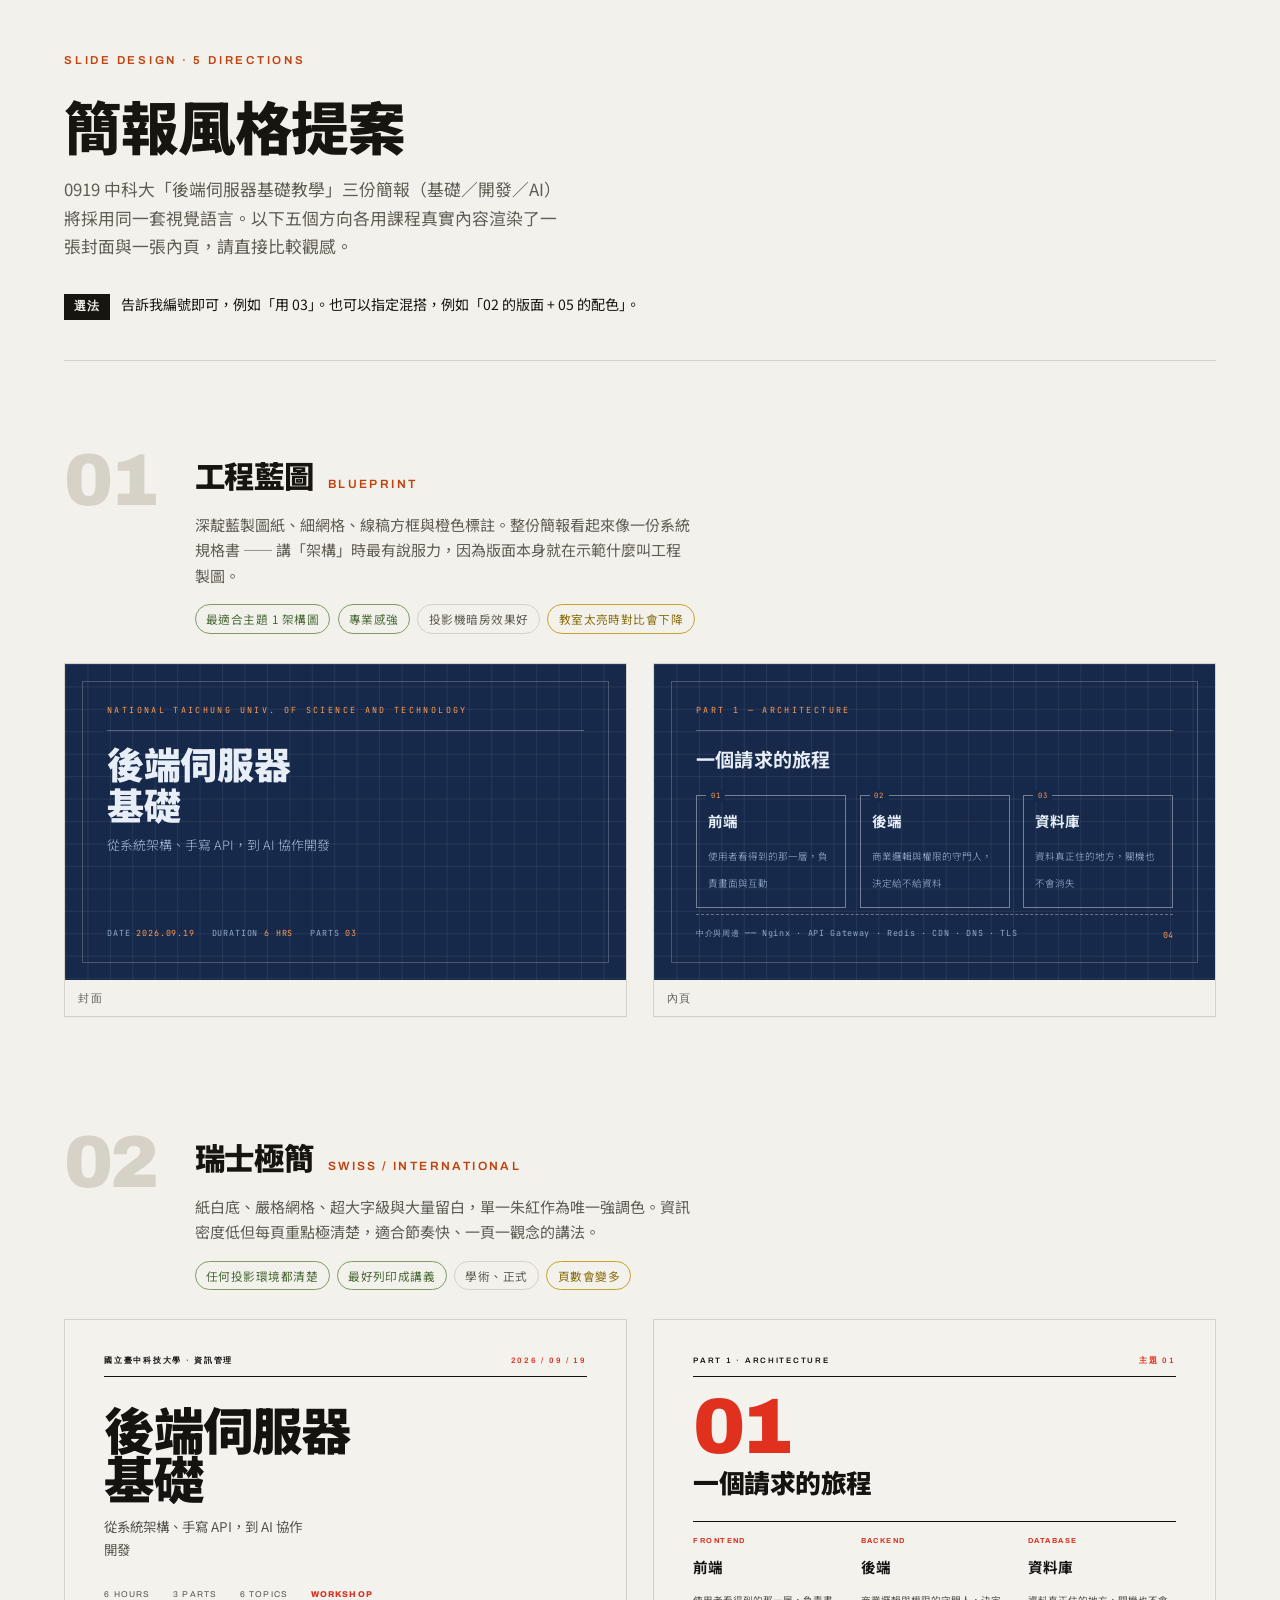
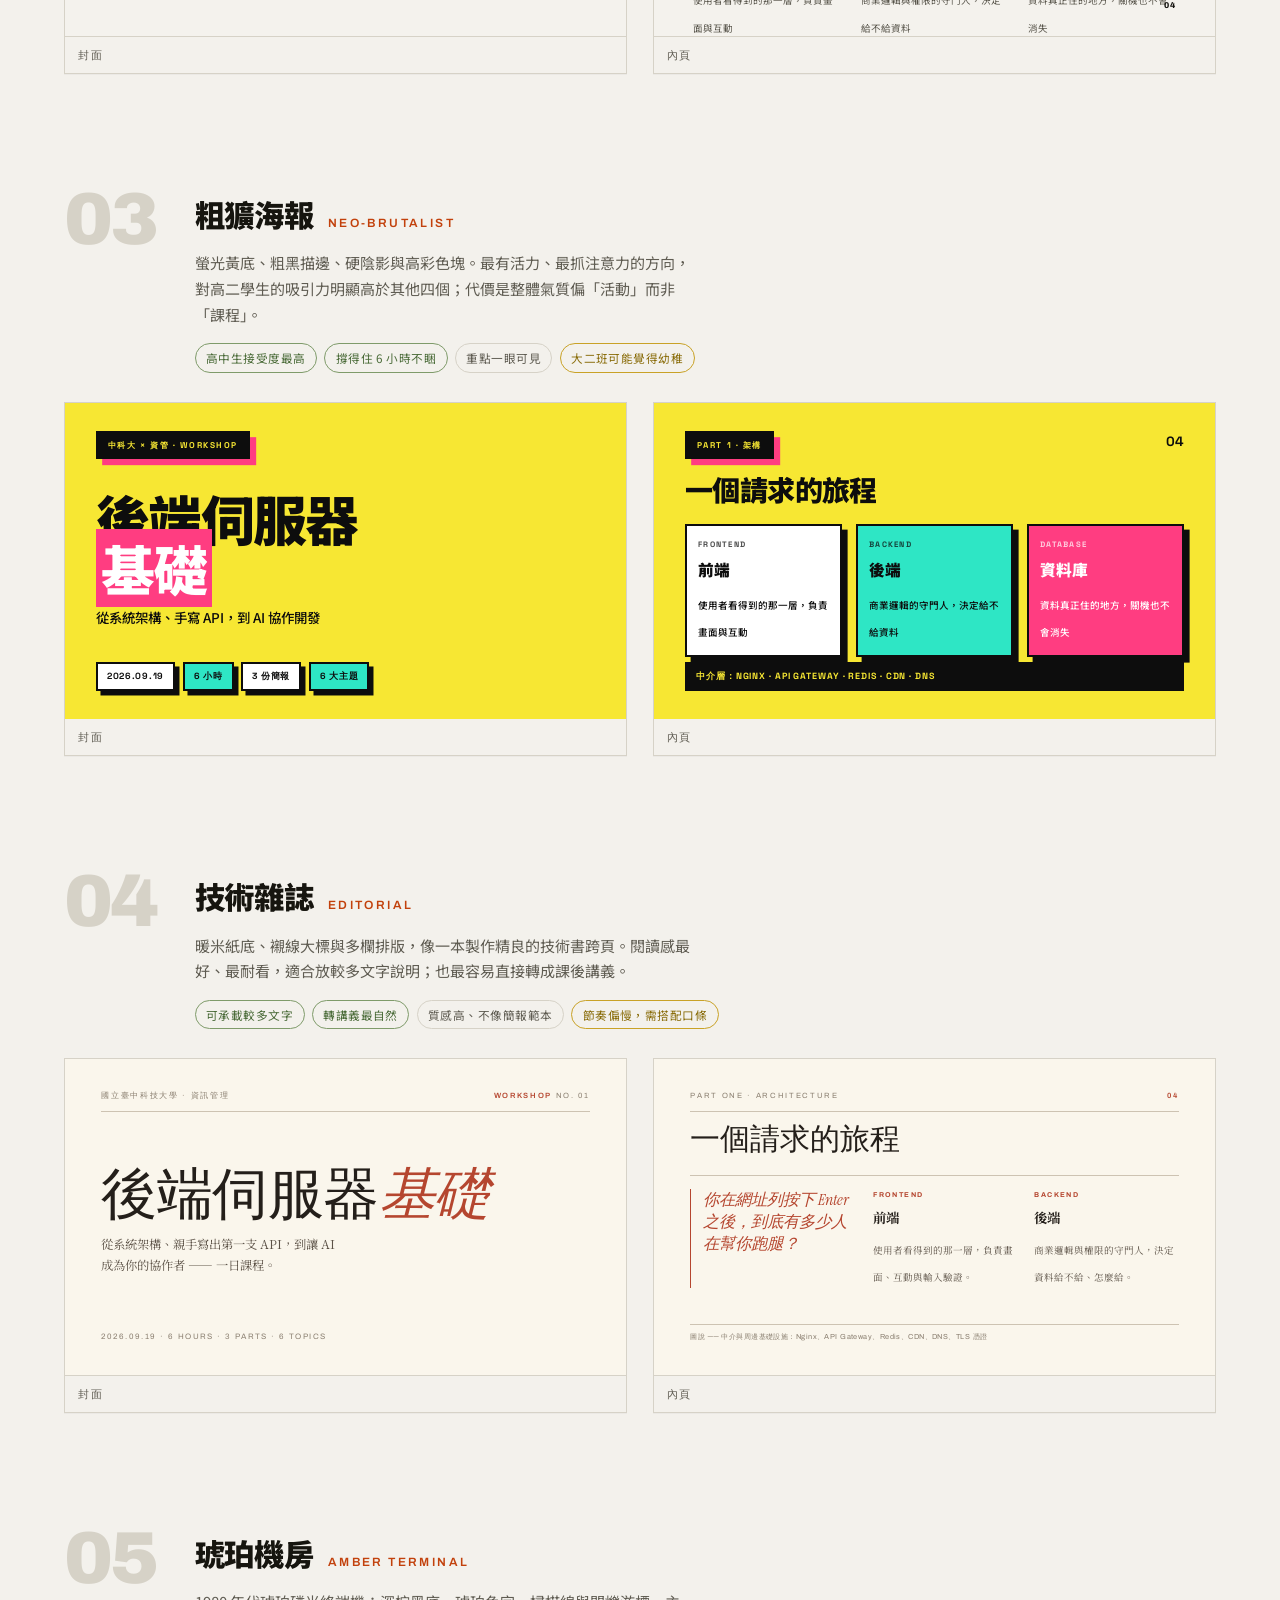
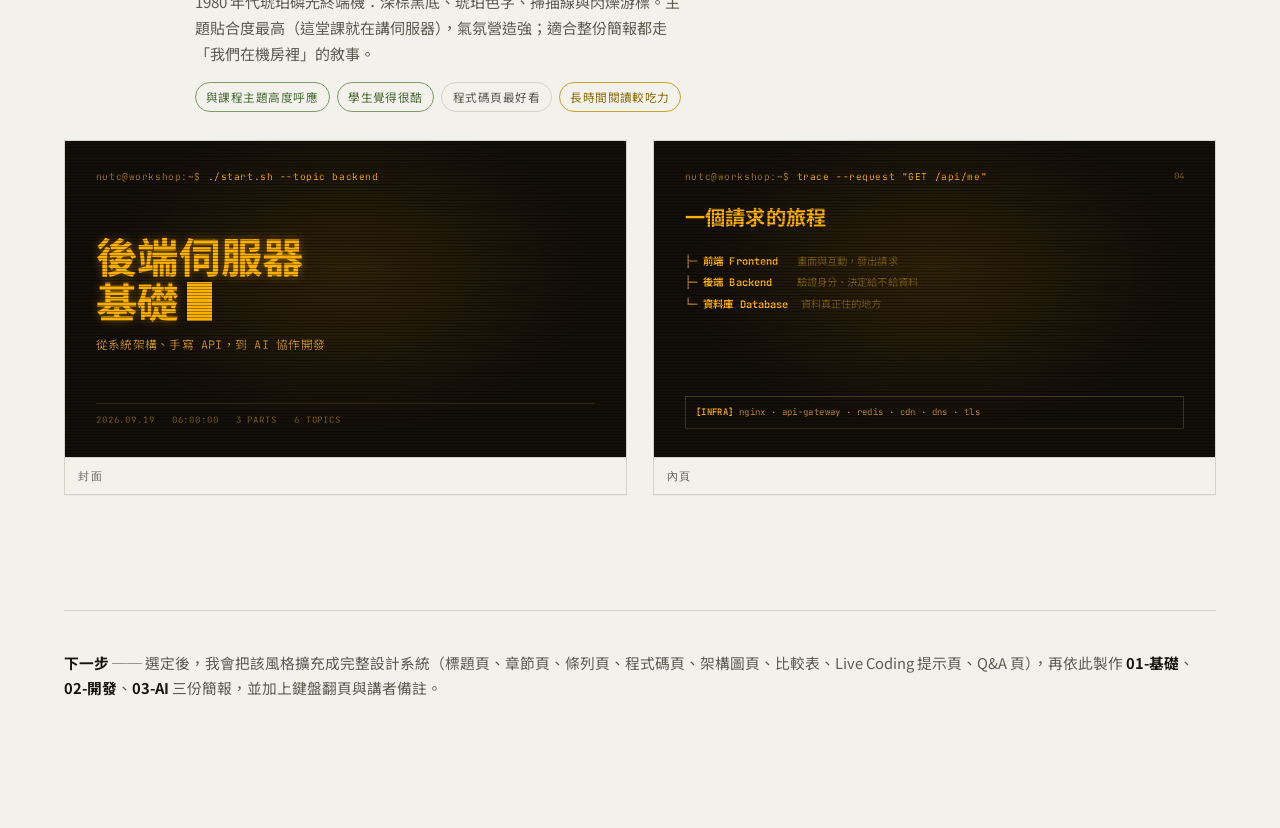
<file: slides/style-proposals.html>
<!doctype html>
<html lang="zh-Hant">
<head>
<meta charset="utf-8">
<meta name="viewport" content="width=device-width,initial-scale=1">
<title>簡報風格提案｜0919 中科大後端伺服器基礎教學</title>
<link rel="preconnect" href="https://fonts.googleapis.com">
<link rel="preconnect" href="https://fonts.gstatic.com" crossorigin>
<link href="https://fonts.googleapis.com/css2?family=Archivo:wght@400;500;600;800;900&family=Instrument+Serif:ital@0;1&family=JetBrains+Mono:wght@400;700&family=Noto+Sans+TC:wght@300;400;500;700;900&family=Noto+Serif+TC:wght@400;700;900&family=Space+Grotesk:wght@400;500;700&display=swap" rel="stylesheet">
<style>
:root{
  --paper:#f3f1ec; --ink:#16150f; --ink-soft:#5f5c52; --rule:#d6d2c7; --mark:#c2410c;
  --gap: clamp(2rem, 5vw, 5rem);
}
*{box-sizing:border-box;margin:0;padding:0}
html{-webkit-text-size-adjust:100%}
body{
  background:var(--paper); color:var(--ink);
  font-family:"Noto Sans TC","Archivo",sans-serif;
  font-weight:400; line-height:1.7;
  padding:clamp(1.5rem,4vw,4.5rem) clamp(1.25rem,5vw,6rem) 8rem;
}

/* ---------- 頁首 ---------- */
.masthead{max-width:74rem;margin:0 auto clamp(3rem,7vw,6rem);border-bottom:1px solid var(--rule);padding-bottom:2.5rem}
.kicker{font-family:"Archivo",sans-serif;font-size:.72rem;letter-spacing:.24em;text-transform:uppercase;color:var(--mark);font-weight:600;margin-bottom:1.4rem}
.masthead h1{font-size:clamp(2.1rem,5.5vw,3.6rem);font-weight:900;letter-spacing:-.02em;line-height:1.12;max-width:20ch}
.masthead p{margin-top:1.1rem;max-width:56ch;color:var(--ink-soft);font-size:clamp(.94rem,1.4vw,1.05rem)}
.masthead .howto{margin-top:2rem;display:flex;gap:.7rem;align-items:baseline;font-size:.88rem;color:var(--ink)}
.masthead .howto b{font-family:"Archivo",sans-serif;background:var(--ink);color:var(--paper);padding:.2rem .6rem;font-size:.72rem;letter-spacing:.1em}

/* ---------- 風格區塊 ---------- */
.style{max-width:74rem;margin:0 auto clamp(4rem,9vw,7.5rem)}
.style-head{display:grid;grid-template-columns:auto 1fr;gap:clamp(1.2rem,3vw,2.6rem);align-items:start;margin-bottom:1.8rem}
.style-num{font-family:"Archivo",sans-serif;font-weight:900;font-size:clamp(2.6rem,7vw,4.6rem);line-height:.82;color:var(--rule);letter-spacing:-.04em}
.style-title{display:flex;flex-wrap:wrap;align-items:baseline;gap:.4rem .9rem}
.style-title h2{font-size:clamp(1.35rem,3vw,1.9rem);font-weight:900;letter-spacing:-.01em}
.style-title .en{font-family:"Archivo",sans-serif;font-weight:600;font-size:.75rem;letter-spacing:.2em;text-transform:uppercase;color:var(--mark)}
.style-desc{margin-top:.6rem;max-width:62ch;color:var(--ink-soft);font-size:.94rem}
.tags{margin-top:1rem;display:flex;flex-wrap:wrap;gap:.45rem}
.tag{font-size:.73rem;letter-spacing:.04em;border:1px solid var(--rule);padding:.24rem .65rem;border-radius:2rem;color:var(--ink-soft)}
.tag.good{border-color:#7f9b6a;color:#4a6b38}
.tag.warn{border-color:#c9a227;color:#8a6d0b}

.deck{display:grid;grid-template-columns:repeat(auto-fit,minmax(min(100%,22rem),1fr));gap:clamp(.9rem,2vw,1.6rem)}
.frame{border:1px solid var(--rule);background:#fff;box-shadow:0 1px 0 rgba(0,0,0,.03)}
.frame figcaption{font-family:"Archivo",sans-serif;font-size:.68rem;letter-spacing:.16em;text-transform:uppercase;color:var(--ink-soft);padding:.55rem .8rem;border-top:1px solid var(--rule);background:var(--paper)}

/* 投影片容器：用 container query 單位讓縮放後比例不變 */
.slide{aspect-ratio:16/9;container-type:inline-size;position:relative;overflow:hidden;display:block}
.slide *{font-kerning:normal}

/* =========================================================
   01 · BLUEPRINT 工程藍圖
   ========================================================= */
.st-bp .slide{background:#16294a;color:#e8eef8;font-family:"Noto Sans TC",sans-serif}
.st-bp .slide::before{content:"";position:absolute;inset:0;
  background-image:linear-gradient(rgba(255,255,255,.07) 1px,transparent 1px),linear-gradient(90deg,rgba(255,255,255,.07) 1px,transparent 1px);
  background-size:4cqw 4cqw}
.st-bp .slide::after{content:"";position:absolute;inset:3cqw;border:1px solid rgba(255,255,255,.22);pointer-events:none}
.st-bp .pad{position:absolute;inset:3cqw;padding:4cqw 4.5cqw;display:flex;flex-direction:column}
.st-bp .stamp{font-family:"JetBrains Mono",monospace;font-size:1.5cqw;letter-spacing:.28em;color:#ff9a4d;text-transform:uppercase}
.st-bp .rule{height:1px;background:rgba(255,255,255,.28);margin:2.2cqw 0}
.st-bp h3{font-size:6.6cqw;font-weight:900;letter-spacing:-.01em;line-height:1.1}
.st-bp .sub{font-size:2.3cqw;color:#a9c0e0;margin-top:1.6cqw;font-weight:300}
.st-bp .meta{margin-top:auto;display:flex;gap:3cqw;font-family:"JetBrains Mono",monospace;font-size:1.5cqw;color:#8fa9cc;letter-spacing:.1em}
.st-bp .meta b{color:#ff9a4d;font-weight:400}
.st-bp h4{font-size:3.4cqw;font-weight:700;letter-spacing:.01em}
.st-bp .cols{display:grid;grid-template-columns:repeat(3,1fr);gap:2.4cqw;margin-top:3.4cqw}
.st-bp .box{border:1px solid rgba(255,255,255,.4);padding:2.4cqw 2cqw;position:relative}
.st-bp .box i{position:absolute;top:-1.1cqw;left:1.6cqw;background:#16294a;padding:0 .8cqw;font-family:"JetBrains Mono",monospace;font-style:normal;font-size:1.3cqw;color:#ff9a4d;letter-spacing:.16em}
.st-bp .box strong{display:block;font-size:2.6cqw;font-weight:700;margin-bottom:1cqw}
.st-bp .box span{font-size:1.7cqw;color:#a9c0e0;line-height:1.6;font-weight:300}
.st-bp .infra{margin-top:auto;border-top:1px dashed rgba(255,255,255,.35);padding-top:2cqw;font-family:"JetBrains Mono",monospace;font-size:1.5cqw;color:#8fa9cc;letter-spacing:.08em}
.st-bp .pg{position:absolute;right:4.5cqw;bottom:3.6cqw;font-family:"JetBrains Mono",monospace;font-size:1.5cqw;color:#ff9a4d}

/* =========================================================
   02 · SWISS 瑞士極簡
   ========================================================= */
.st-sw .slide{background:#f4f2ed;color:#14130f;font-family:"Noto Sans TC",sans-serif}
.st-sw .pad{position:absolute;inset:0;padding:6cqw 7cqw;display:flex;flex-direction:column}
.st-sw .topline{display:flex;justify-content:space-between;align-items:baseline;border-bottom:.35cqw solid #14130f;padding-bottom:1.6cqw}
.st-sw .topline span{font-family:"Archivo",sans-serif;font-size:1.4cqw;letter-spacing:.22em;text-transform:uppercase;font-weight:600}
.st-sw .topline .red{color:#e0301e}
.st-sw h3{font-size:9cqw;font-weight:900;letter-spacing:-.035em;line-height:.98;margin-top:auto}
.st-sw .sub{font-size:2.4cqw;font-weight:400;color:#57544a;margin-top:2.2cqw;max-width:30ch}
.st-sw .foot{margin-top:auto;display:flex;gap:4cqw;align-items:baseline;font-family:"Archivo",sans-serif;font-size:1.5cqw;letter-spacing:.14em;text-transform:uppercase;color:#57544a}
.st-sw .foot b{color:#e0301e;font-weight:800}
.st-sw .bignum{font-family:"Archivo",sans-serif;font-size:14cqw;font-weight:900;line-height:.8;color:#e0301e;letter-spacing:-.05em}
.st-sw h4{font-size:4.6cqw;font-weight:900;letter-spacing:-.02em;line-height:1.1;margin-top:1.6cqw}
.st-sw .grid3{display:grid;grid-template-columns:repeat(3,1fr);gap:3.4cqw;margin-top:4.4cqw;border-top:.18cqw solid #14130f;padding-top:2.4cqw}
.st-sw .grid3 strong{display:block;font-family:"Archivo",sans-serif;font-size:1.3cqw;letter-spacing:.2em;text-transform:uppercase;color:#e0301e;margin-bottom:1.2cqw}
.st-sw .grid3 em{display:block;font-style:normal;font-size:2.6cqw;font-weight:700;margin-bottom:.9cqw}
.st-sw .grid3 span{font-size:1.7cqw;color:#57544a;line-height:1.65}
.st-sw .pg{position:absolute;right:7cqw;bottom:4cqw;font-family:"Archivo",sans-serif;font-size:1.5cqw;font-weight:800;letter-spacing:.1em}

/* =========================================================
   03 · NEO-BRUTALIST 粗獷海報
   ========================================================= */
.st-nb .slide{background:#f7e733;color:#0d0d0d;font-family:"Noto Sans TC",sans-serif}
.st-nb .pad{position:absolute;inset:0;padding:5cqw 5.5cqw;display:flex;flex-direction:column}
.st-nb .chip{align-self:flex-start;background:#0d0d0d;color:#f7e733;font-family:"Space Grotesk",sans-serif;font-weight:700;font-size:1.5cqw;letter-spacing:.18em;text-transform:uppercase;padding:.9cqw 1.8cqw;border:.5cqw solid #0d0d0d;box-shadow:1.1cqw 1.1cqw 0 #ff3d81}
.st-nb h3{font-size:9.6cqw;font-weight:900;line-height:.94;letter-spacing:-.03em;margin-top:auto}
.st-nb h3 mark{background:#ff3d81;color:#fff;padding:0 1cqw;box-decoration-break:clone}
.st-nb .sub{font-size:2.4cqw;font-weight:500;margin-top:2.2cqw}
.st-nb .foot{margin-top:auto;display:flex;gap:1.4cqw;flex-wrap:wrap}
.st-nb .pill{background:#fff;border:.45cqw solid #0d0d0d;box-shadow:.8cqw .8cqw 0 #0d0d0d;padding:.8cqw 1.6cqw;font-family:"Space Grotesk",sans-serif;font-weight:700;font-size:1.6cqw;letter-spacing:.08em}
.st-nb .pill.cy{background:#2ee6c5}
.st-nb h4{font-size:5cqw;font-weight:900;letter-spacing:-.02em;line-height:1.05}
.st-nb .cards{display:grid;grid-template-columns:repeat(3,1fr);gap:2.4cqw;margin-top:3.6cqw}
.st-nb .card{background:#fff;border:.5cqw solid #0d0d0d;box-shadow:1cqw 1cqw 0 #0d0d0d;padding:2.2cqw 2cqw}
.st-nb .card:nth-child(2){background:#2ee6c5}
.st-nb .card:nth-child(3){background:#ff3d81;color:#fff}
.st-nb .card b{display:block;font-family:"Space Grotesk",sans-serif;font-size:1.4cqw;letter-spacing:.16em;text-transform:uppercase;margin-bottom:1cqw;opacity:.75}
.st-nb .card strong{display:block;font-size:2.8cqw;font-weight:900;margin-bottom:.9cqw}
.st-nb .card span{font-size:1.7cqw;line-height:1.6;font-weight:500}
.st-nb .strip{margin-top:auto;background:#0d0d0d;color:#f7e733;padding:1.2cqw 2cqw;font-family:"Space Grotesk",sans-serif;font-weight:700;font-size:1.6cqw;letter-spacing:.1em}
.st-nb .pg{position:absolute;right:5.5cqw;top:5cqw;font-family:"Space Grotesk",sans-serif;font-weight:700;font-size:2.4cqw}

/* =========================================================
   04 · EDITORIAL 技術雜誌
   ========================================================= */
.st-ed .slide{background:#faf6ec;color:#241f1a;font-family:"Noto Serif TC",serif}
.st-ed .pad{position:absolute;inset:0;padding:5.5cqw 6.5cqw;display:flex;flex-direction:column}
.st-ed .folio{display:flex;justify-content:space-between;align-items:baseline;font-family:"Archivo",sans-serif;font-size:1.35cqw;letter-spacing:.22em;text-transform:uppercase;color:#8a7f70;border-bottom:.12cqw solid #cdc3b2;padding-bottom:1.4cqw}
.st-ed .folio b{color:#b5462f;font-weight:600}
.st-ed h3{font-family:"Instrument Serif",serif;font-size:10cqw;font-weight:400;line-height:1;letter-spacing:-.01em;margin-top:auto}
.st-ed h3 em{font-style:italic;color:#b5462f}
.st-ed .sub{font-size:2.2cqw;color:#5c5247;margin-top:2.2cqw;max-width:34ch;line-height:1.7;font-weight:400}
.st-ed .byline{margin-top:auto;font-family:"Archivo",sans-serif;font-size:1.4cqw;letter-spacing:.18em;text-transform:uppercase;color:#8a7f70}
.st-ed h4{font-family:"Instrument Serif",serif;font-size:5.4cqw;font-weight:400;line-height:1.12;margin-top:1.8cqw;max-width:24ch}
.st-ed .body{display:grid;grid-template-columns:1.15fr 1fr 1fr;gap:3cqw;margin-top:3.4cqw;padding-top:2.4cqw;border-top:.12cqw solid #cdc3b2}
.st-ed .pull{font-family:"Instrument Serif",serif;font-style:italic;font-size:2.9cqw;line-height:1.35;color:#b5462f;border-left:.35cqw solid #b5462f;padding-left:2cqw}
.st-ed .col b{display:block;font-family:"Archivo",sans-serif;font-size:1.25cqw;letter-spacing:.2em;text-transform:uppercase;color:#b5462f;margin-bottom:1cqw}
.st-ed .col strong{display:block;font-size:2.4cqw;font-weight:700;margin-bottom:.8cqw}
.st-ed .col span{font-size:1.7cqw;color:#5c5247;line-height:1.75}
.st-ed .caption{margin-top:auto;font-family:"Archivo",sans-serif;font-size:1.3cqw;color:#8a7f70;letter-spacing:.06em;border-top:.12cqw solid #cdc3b2;padding-top:1.2cqw}

/* =========================================================
   05 · AMBER TERMINAL 琥珀機房
   ========================================================= */
.st-am .slide{background:#120e09;color:#ffb000;font-family:"JetBrains Mono","Noto Sans TC",monospace}
.st-am .slide::after{content:"";position:absolute;inset:0;pointer-events:none;
  background:repeating-linear-gradient(to bottom,rgba(0,0,0,.34) 0 .18cqw,transparent .18cqw .55cqw)}
.st-am .glow{position:absolute;inset:0;background:radial-gradient(ellipse at 50% 42%,rgba(255,176,0,.12),transparent 62%)}
.st-am .pad{position:absolute;inset:0;padding:5cqw 5.5cqw;display:flex;flex-direction:column}
.st-am .prompt{font-size:1.7cqw;color:#a87a18;letter-spacing:.06em}
.st-am .prompt b{color:#ffb000;font-weight:400}
.st-am h3{font-size:7.4cqw;font-weight:700;line-height:1.08;letter-spacing:-.01em;margin-top:auto;font-family:"Noto Sans TC","JetBrains Mono",sans-serif;text-shadow:0 0 1.6cqw rgba(255,176,0,.45)}
.st-am .cur{display:inline-block;width:.62em;height:.94em;background:#ffb000;vertical-align:-.08em;margin-left:.18em;animation:blink 1.1s steps(1,end) infinite}
@keyframes blink{50%{opacity:0}}
@media (prefers-reduced-motion:reduce){.st-am .cur{animation:none}}
.st-am .sub{font-size:2.1cqw;color:#c9902a;margin-top:2.2cqw;letter-spacing:.02em}
.st-am .foot{margin-top:auto;font-size:1.6cqw;color:#8a6516;letter-spacing:.1em;border-top:.14cqw solid #4a370d;padding-top:1.6cqw;display:flex;gap:3cqw}
.st-am h4{font-size:3.6cqw;font-weight:700;font-family:"Noto Sans TC",sans-serif;letter-spacing:.01em}
.st-am .tree{margin-top:3cqw;font-size:1.85cqw;line-height:2.05;color:#c9902a;letter-spacing:.01em;white-space:pre}
.st-am .tree b{color:#ffb000;font-weight:700}
.st-am .tree i{color:#7d5c14;font-style:normal}
.st-am .note{margin-top:auto;border:.14cqw solid #4a370d;padding:1.4cqw 1.8cqw;font-size:1.6cqw;color:#c9902a;letter-spacing:.04em}
.st-am .note b{color:#ffb000;font-weight:700}
.st-am .pg{position:absolute;right:5.5cqw;top:5cqw;font-size:1.6cqw;color:#8a6516}

/* ---------- 頁尾 ---------- */
.outro{max-width:74rem;margin:0 auto;border-top:1px solid var(--rule);padding-top:2.4rem;color:var(--ink-soft);font-size:.92rem}
.outro b{color:var(--ink)}
</style>
</head>
<body>

<header class="masthead">
  <div class="kicker">Slide Design · 5 Directions</div>
  <h1>簡報風格提案</h1>
  <p>0919 中科大「後端伺服器基礎教學」三份簡報（基礎／開發／AI）將採用同一套視覺語言。以下五個方向各用課程真實內容渲染了一張封面與一張內頁，請直接比較觀感。</p>
  <div class="howto"><b>選法</b><span>告訴我編號即可，例如「用 03」。也可以指定混搭，例如「02 的版面 + 05 的配色」。</span></div>
</header>

<!-- ===================== 01 BLUEPRINT ===================== -->
<section class="style st-bp">
  <div class="style-head">
    <div class="style-num">01</div>
    <div>
      <div class="style-title"><h2>工程藍圖</h2><span class="en">Blueprint</span></div>
      <p class="style-desc">深靛藍製圖紙、細網格、線稿方框與橙色標註。整份簡報看起來像一份系統規格書 —— 講「架構」時最有說服力，因為版面本身就在示範什麼叫工程製圖。</p>
      <div class="tags"><span class="tag good">最適合主題 1 架構圖</span><span class="tag good">專業感強</span><span class="tag">投影機暗房效果好</span><span class="tag warn">教室太亮時對比會下降</span></div>
    </div>
  </div>
  <div class="deck">
    <figure class="frame"><div class="slide"><div class="pad">
      <div class="stamp">National Taichung Univ. of Science and Technology</div>
      <div class="rule"></div>
      <h3>後端伺服器<br>基礎</h3>
      <div class="sub">從系統架構、手寫 API，到 AI 協作開發</div>
      <div class="meta"><span>DATE <b>2026.09.19</b></span><span>DURATION <b>6 HRS</b></span><span>PARTS <b>03</b></span></div>
    </div></div><figcaption>封面</figcaption></figure>
    <figure class="frame"><div class="slide"><div class="pad">
      <div class="stamp">Part 1 — Architecture</div>
      <div class="rule"></div>
      <h4>一個請求的旅程</h4>
      <div class="cols">
        <div class="box"><i>01</i><strong>前端</strong><span>使用者看得到的那一層，負責畫面與互動</span></div>
        <div class="box"><i>02</i><strong>後端</strong><span>商業邏輯與權限的守門人，決定給不給資料</span></div>
        <div class="box"><i>03</i><strong>資料庫</strong><span>資料真正住的地方，關機也不會消失</span></div>
      </div>
      <div class="infra">中介與周邊 ── Nginx · API Gateway · Redis · CDN · DNS · TLS</div>
      <div class="pg">04</div>
    </div></div><figcaption>內頁</figcaption></figure>
  </div>
</section>

<!-- ===================== 02 SWISS ===================== -->
<section class="style st-sw">
  <div class="style-head">
    <div class="style-num">02</div>
    <div>
      <div class="style-title"><h2>瑞士極簡</h2><span class="en">Swiss / International</span></div>
      <p class="style-desc">紙白底、嚴格網格、超大字級與大量留白，單一朱紅作為唯一強調色。資訊密度低但每頁重點極清楚，適合節奏快、一頁一觀念的講法。</p>
      <div class="tags"><span class="tag good">任何投影環境都清楚</span><span class="tag good">最好列印成講義</span><span class="tag">學術、正式</span><span class="tag warn">頁數會變多</span></div>
    </div>
  </div>
  <div class="deck">
    <figure class="frame"><div class="slide"><div class="pad">
      <div class="topline"><span>國立臺中科技大學 · 資訊管理</span><span class="red">2026 / 09 / 19</span></div>
      <h3>後端伺服器<br>基礎</h3>
      <div class="sub">從系統架構、手寫 API，到 AI 協作開發</div>
      <div class="foot"><span>6 Hours</span><span>3 Parts</span><span>6 Topics</span><span><b>Workshop</b></span></div>
    </div></div><figcaption>封面</figcaption></figure>
    <figure class="frame"><div class="slide"><div class="pad">
      <div class="topline"><span>Part 1 · Architecture</span><span class="red">主題 01</span></div>
      <div style="margin-top:3.4cqw"><div class="bignum">01</div>
      <h4>一個請求的旅程</h4></div>
      <div class="grid3">
        <div><strong>Frontend</strong><em>前端</em><span>使用者看得到的那一層，負責畫面與互動</span></div>
        <div><strong>Backend</strong><em>後端</em><span>商業邏輯與權限的守門人，決定給不給資料</span></div>
        <div><strong>Database</strong><em>資料庫</em><span>資料真正住的地方，關機也不會消失</span></div>
      </div>
      <div class="pg">04</div>
    </div></div><figcaption>內頁</figcaption></figure>
  </div>
</section>

<!-- ===================== 03 NEO-BRUTALIST ===================== -->
<section class="style st-nb">
  <div class="style-head">
    <div class="style-num">03</div>
    <div>
      <div class="style-title"><h2>粗獷海報</h2><span class="en">Neo-Brutalist</span></div>
      <p class="style-desc">螢光黃底、粗黑描邊、硬陰影與高彩色塊。最有活力、最抓注意力的方向，對高二學生的吸引力明顯高於其他四個；代價是整體氣質偏「活動」而非「課程」。</p>
      <div class="tags"><span class="tag good">高中生接受度最高</span><span class="tag good">撐得住 6 小時不睏</span><span class="tag">重點一眼可見</span><span class="tag warn">大二班可能覺得幼稚</span></div>
    </div>
  </div>
  <div class="deck">
    <figure class="frame"><div class="slide"><div class="pad">
      <div class="chip">中科大 × 資管 · Workshop</div>
      <h3>後端伺服器<br><mark>基礎</mark></h3>
      <div class="sub">從系統架構、手寫 API，到 AI 協作開發</div>
      <div class="foot"><span class="pill">2026.09.19</span><span class="pill cy">6 小時</span><span class="pill">3 份簡報</span><span class="pill cy">6 大主題</span></div>
    </div></div><figcaption>封面</figcaption></figure>
    <figure class="frame"><div class="slide"><div class="pad">
      <div class="chip">PART 1 · 架構</div>
      <h4 style="margin-top:2.6cqw">一個請求的旅程</h4>
      <div class="cards">
        <div class="card"><b>Frontend</b><strong>前端</strong><span>使用者看得到的那一層，負責畫面與互動</span></div>
        <div class="card"><b>Backend</b><strong>後端</strong><span>商業邏輯的守門人，決定給不給資料</span></div>
        <div class="card"><b>Database</b><strong>資料庫</strong><span>資料真正住的地方，關機也不會消失</span></div>
      </div>
      <div class="strip">中介層：NGINX · API GATEWAY · REDIS · CDN · DNS</div>
      <div class="pg">04</div>
    </div></div><figcaption>內頁</figcaption></figure>
  </div>
</section>

<!-- ===================== 04 EDITORIAL ===================== -->
<section class="style st-ed">
  <div class="style-head">
    <div class="style-num">04</div>
    <div>
      <div class="style-title"><h2>技術雜誌</h2><span class="en">Editorial</span></div>
      <p class="style-desc">暖米紙底、襯線大標與多欄排版，像一本製作精良的技術書跨頁。閱讀感最好、最耐看，適合放較多文字說明；也最容易直接轉成課後講義。</p>
      <div class="tags"><span class="tag good">可承載較多文字</span><span class="tag good">轉講義最自然</span><span class="tag">質感高、不像簡報範本</span><span class="tag warn">節奏偏慢，需搭配口條</span></div>
    </div>
  </div>
  <div class="deck">
    <figure class="frame"><div class="slide"><div class="pad">
      <div class="folio"><span>國立臺中科技大學 · 資訊管理</span><span><b>Workshop</b> No. 01</span></div>
      <h3>後端伺服器<em>基礎</em></h3>
      <div class="sub">從系統架構、親手寫出第一支 API，到讓 AI 成為你的協作者 —— 一日課程。</div>
      <div class="byline">2026.09.19 · 6 Hours · 3 Parts · 6 Topics</div>
    </div></div><figcaption>封面</figcaption></figure>
    <figure class="frame"><div class="slide"><div class="pad">
      <div class="folio"><span>Part One · Architecture</span><span><b>04</b></span></div>
      <h4>一個請求的旅程</h4>
      <div class="body">
        <div class="pull">你在網址列按下 Enter 之後，到底有多少人在幫你跑腿？</div>
        <div class="col"><b>Frontend</b><strong>前端</strong><span>使用者看得到的那一層，負責畫面、互動與輸入驗證。</span></div>
        <div class="col"><b>Backend</b><strong>後端</strong><span>商業邏輯與權限的守門人，決定資料給不給、怎麼給。</span></div>
      </div>
      <div class="caption">圖說 ── 中介與周邊基礎設施：Nginx、API Gateway、Redis、CDN、DNS、TLS 憑證</div>
    </div></div><figcaption>內頁</figcaption></figure>
  </div>
</section>

<!-- ===================== 05 AMBER TERMINAL ===================== -->
<section class="style st-am">
  <div class="style-head">
    <div class="style-num">05</div>
    <div>
      <div class="style-title"><h2>琥珀機房</h2><span class="en">Amber Terminal</span></div>
      <p class="style-desc">1980 年代琥珀磷光終端機：深棕黑底、琥珀色字、掃描線與閃爍游標。主題貼合度最高（這堂課就在講伺服器），氣氛營造強；適合整份簡報都走「我們在機房裡」的敘事。</p>
      <div class="tags"><span class="tag good">與課程主題高度呼應</span><span class="tag good">學生覺得很酷</span><span class="tag">程式碼頁最好看</span><span class="tag warn">長時間閱讀較吃力</span></div>
    </div>
  </div>
  <div class="deck">
    <figure class="frame"><div class="slide"><div class="glow"></div><div class="pad">
      <div class="prompt">nutc@workshop:~$ <b>./start.sh --topic backend</b></div>
      <h3>後端伺服器<br>基礎<span class="cur"></span></h3>
      <div class="sub">從系統架構、手寫 API，到 AI 協作開發</div>
      <div class="foot"><span>2026.09.19</span><span>06:00:00</span><span>3 PARTS</span><span>6 TOPICS</span></div>
    </div></div><figcaption>封面</figcaption></figure>
    <figure class="frame"><div class="slide"><div class="glow"></div><div class="pad">
      <div class="prompt">nutc@workshop:~$ <b>trace --request "GET /api/me"</b></div>
      <h4 style="margin-top:2.6cqw">一個請求的旅程</h4>
      <div class="tree">├─ <b>前端 Frontend</b>   <i>畫面與互動，發出請求</i>
├─ <b>後端 Backend</b>    <i>驗證身分、決定給不給資料</i>
└─ <b>資料庫 Database</b>  <i>資料真正住的地方</i></div>
      <div class="note"><b>[INFRA]</b> nginx · api-gateway · redis · cdn · dns · tls</div>
      <div class="pg">04</div>
    </div></div><figcaption>內頁</figcaption></figure>
  </div>
</section>

<footer class="outro">
  <p><b>下一步</b> ── 選定後，我會把該風格擴充成完整設計系統（標題頁、章節頁、條列頁、程式碼頁、架構圖頁、比較表、Live Coding 提示頁、Q&amp;A 頁），再依此製作 <b>01-基礎</b>、<b>02-開發</b>、<b>03-AI</b> 三份簡報，並加上鍵盤翻頁與講者備註。</p>
</footer>

</body>
</html>
</file>
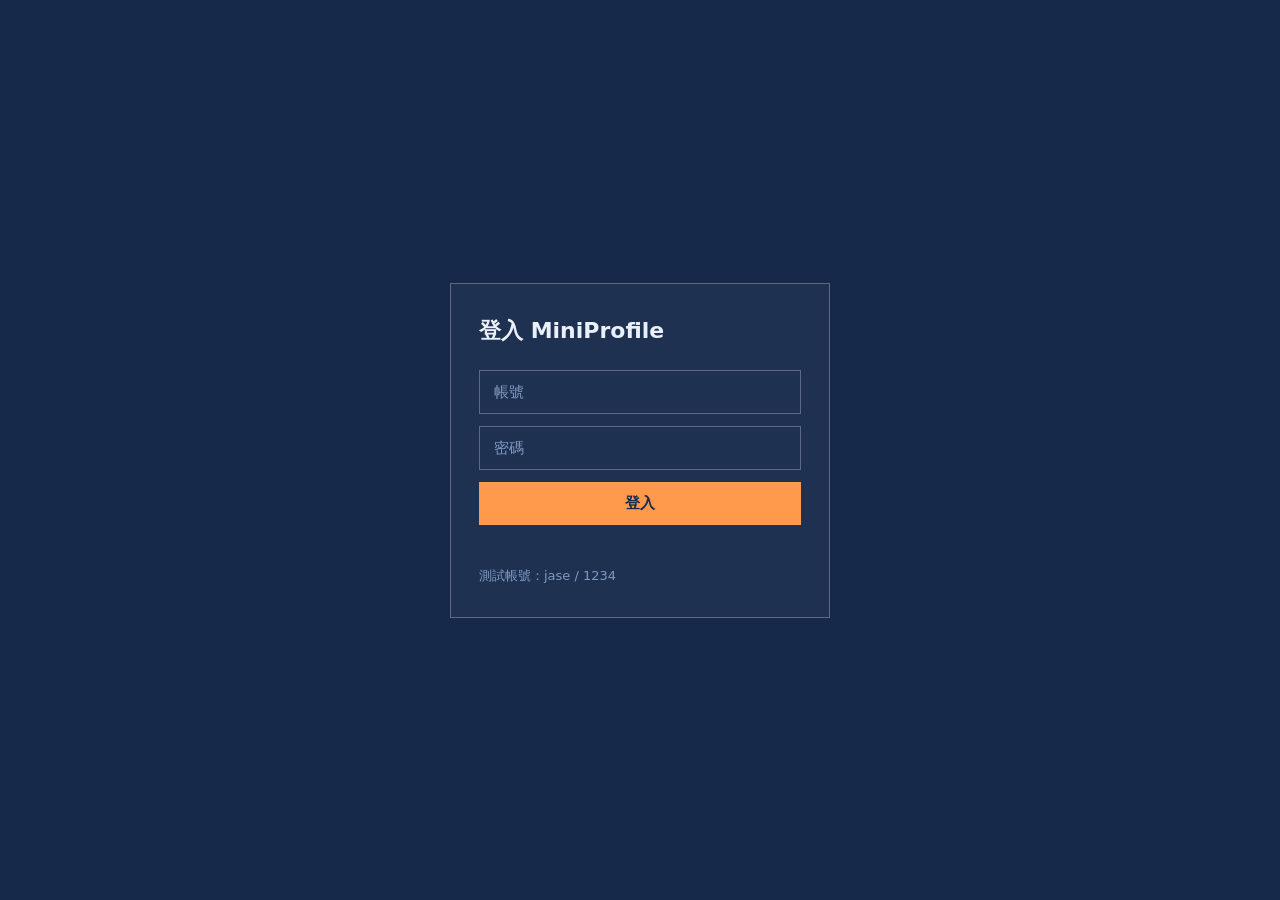
<file: demo/step-6-protected-me/web/profile.html>
<!doctype html>
<html lang="zh-Hant">
<head>
<meta charset="utf-8">
<meta name="viewport" content="width=device-width,initial-scale=1">
<title>My Profile</title>
<link rel="stylesheet" href="style.css">
</head>
<body>
  <main class="box">
    <h1>My Profile</h1>
    <dl>
      <dt>帳號</dt><dd id="username">載入中…</dd>
      <dt>姓名</dt><dd id="name">載入中…</dd>
      <dt>系所</dt><dd id="dept">載入中…</dd>
    </dl>
    <button id="logout">登出</button>
  </main>
  <script src="profile.js"></script>
</body>
</html>
</file>
<file: demo/step-5-frontend-login/web/style.css>
*{box-sizing:border-box;margin:0;padding:0}
body{min-height:100vh;display:grid;place-items:center;background:#16294a;
  font-family:"Noto Sans TC",system-ui,sans-serif;color:#eaf0f9;padding:24px}
.box{width:min(100%,380px);background:rgba(255,255,255,.04);
  border:1px solid rgba(255,255,255,.28);padding:32px 28px}
h1{font-size:22px;margin-bottom:24px;font-weight:700}
input,button{width:100%;padding:12px 14px;font-size:15px;font-family:inherit;
  border:1px solid rgba(255,255,255,.28);background:transparent;color:#eaf0f9;margin-bottom:12px}
input::placeholder{color:#7f9ac2}
button{background:#ff9a4d;color:#16294a;border:none;font-weight:700;cursor:pointer}
button:hover{background:#ffb070}
.msg{min-height:22px;color:#ff9a4d;font-size:14px}
.hint{color:#7f9ac2;font-size:13px;margin-top:8px}
dl{display:grid;grid-template-columns:auto 1fr;gap:12px 20px;margin-bottom:24px}
dt{color:#7f9ac2;font-size:14px}
dd{font-weight:700}
</file>
<file: demo/step-6-protected-me/web/style.css>
*{box-sizing:border-box;margin:0;padding:0}
body{min-height:100vh;display:grid;place-items:center;background:#16294a;
  font-family:"Noto Sans TC",system-ui,sans-serif;color:#eaf0f9;padding:24px}
.box{width:min(100%,380px);background:rgba(255,255,255,.04);
  border:1px solid rgba(255,255,255,.28);padding:32px 28px}
h1{font-size:22px;margin-bottom:24px;font-weight:700}
input,button{width:100%;padding:12px 14px;font-size:15px;font-family:inherit;
  border:1px solid rgba(255,255,255,.28);background:transparent;color:#eaf0f9;margin-bottom:12px}
input::placeholder{color:#7f9ac2}
button{background:#ff9a4d;color:#16294a;border:none;font-weight:700;cursor:pointer}
button:hover{background:#ffb070}
.msg{min-height:22px;color:#ff9a4d;font-size:14px}
.hint{color:#7f9ac2;font-size:13px;margin-top:8px}
dl{display:grid;grid-template-columns:auto 1fr;gap:12px 20px;margin-bottom:24px}
dt{color:#7f9ac2;font-size:14px}
dd{font-weight:700}
</file>
